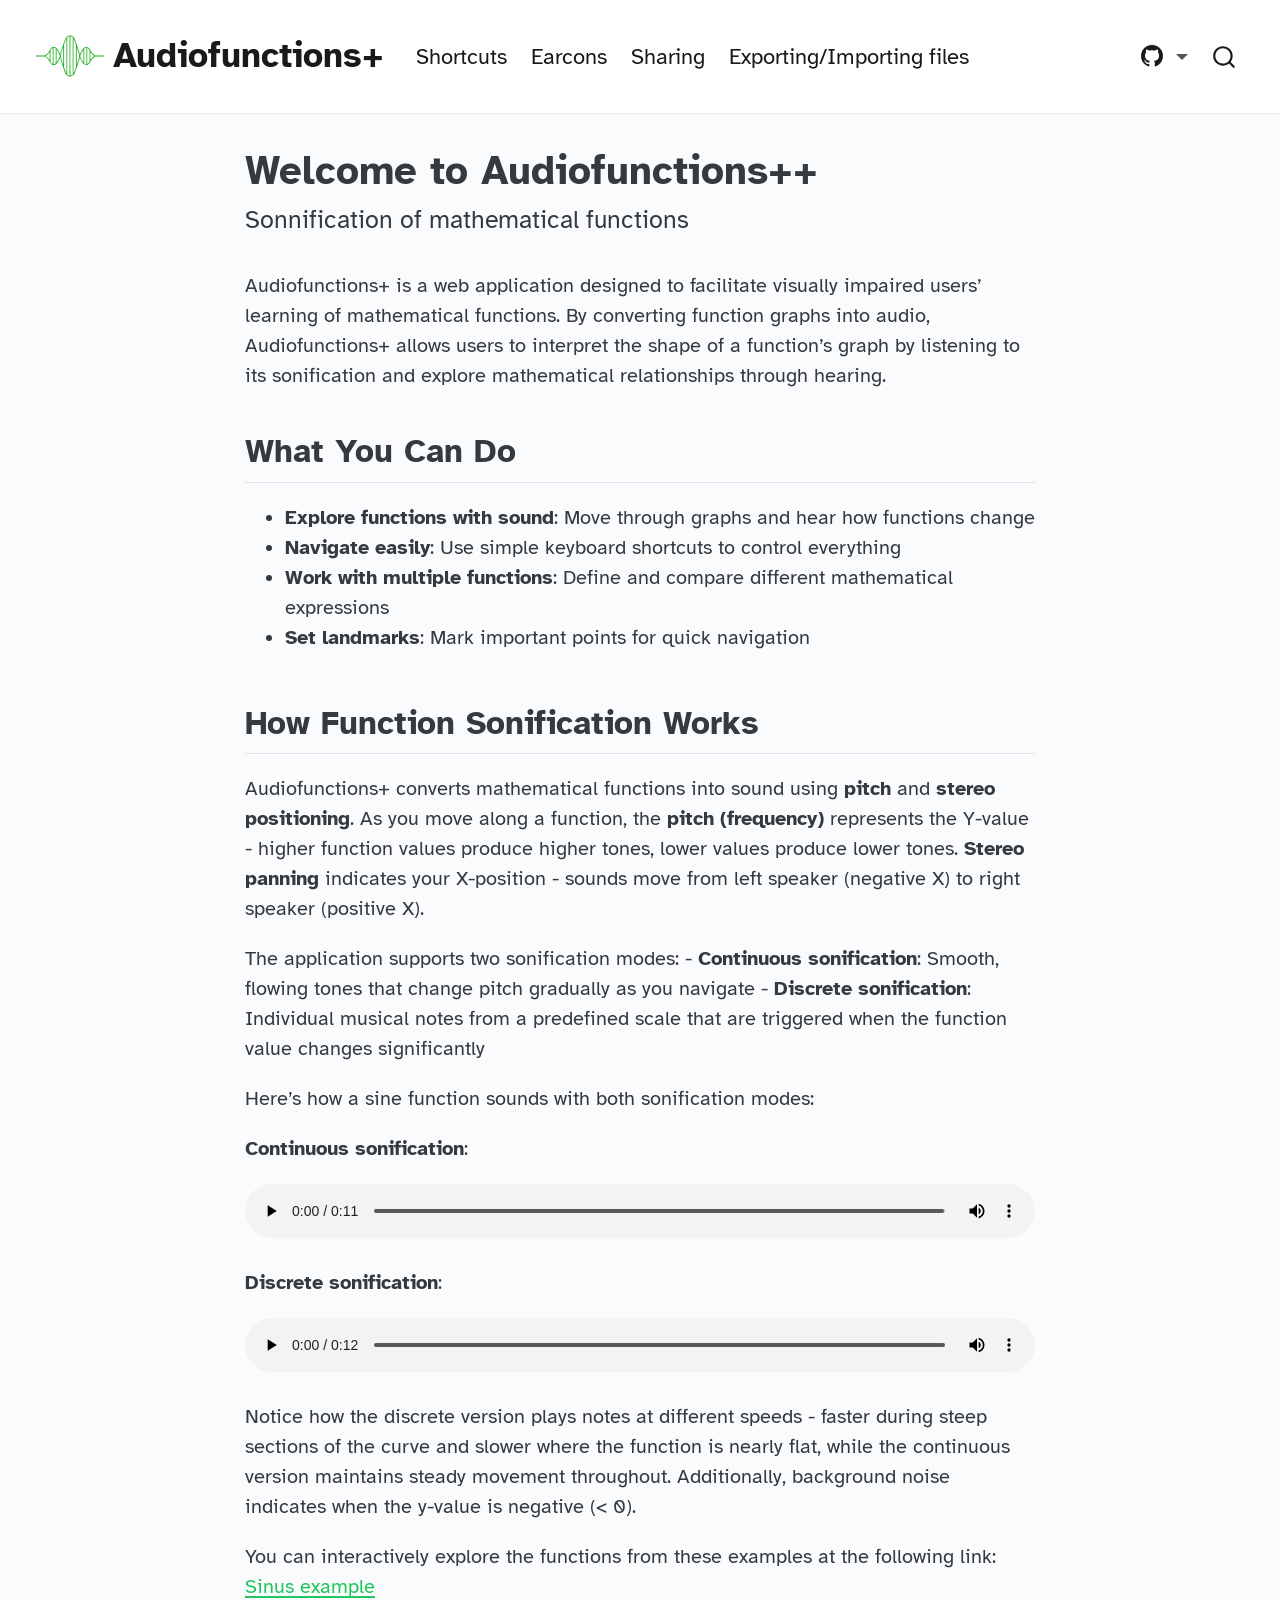
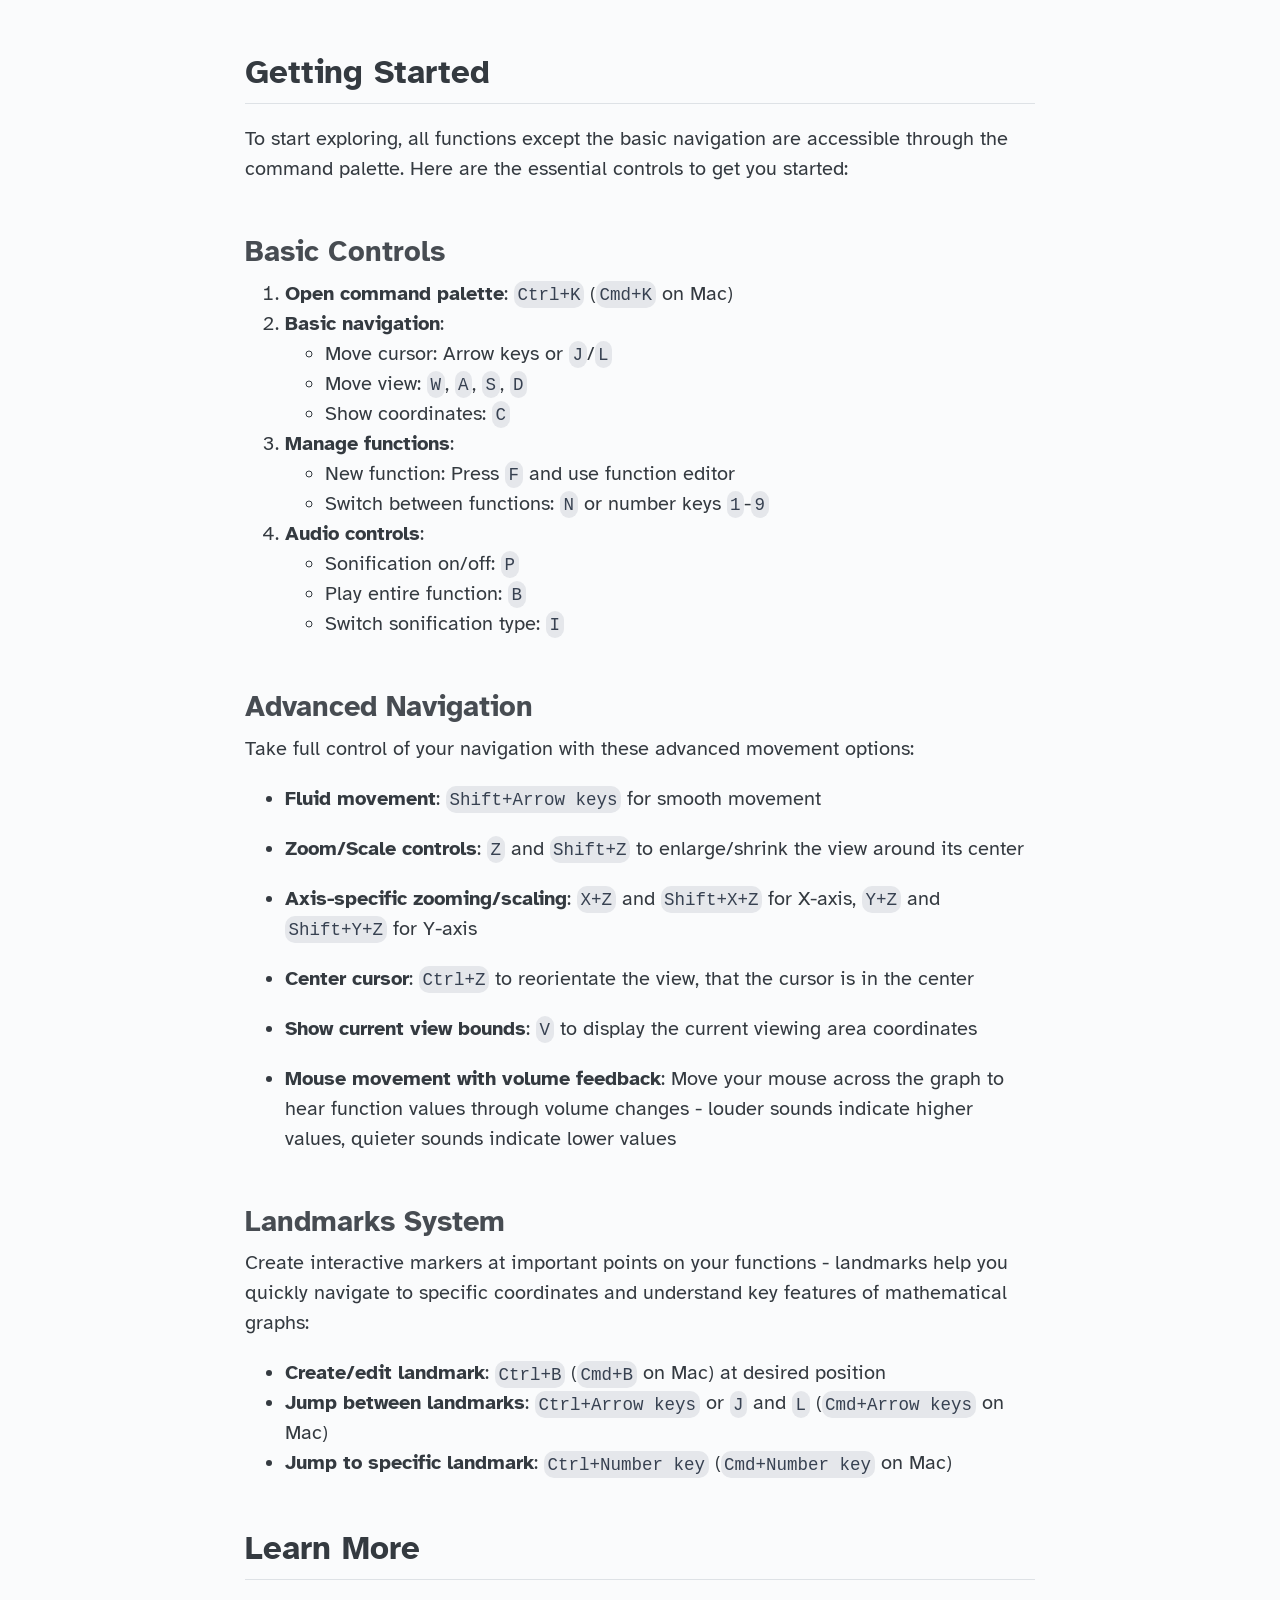
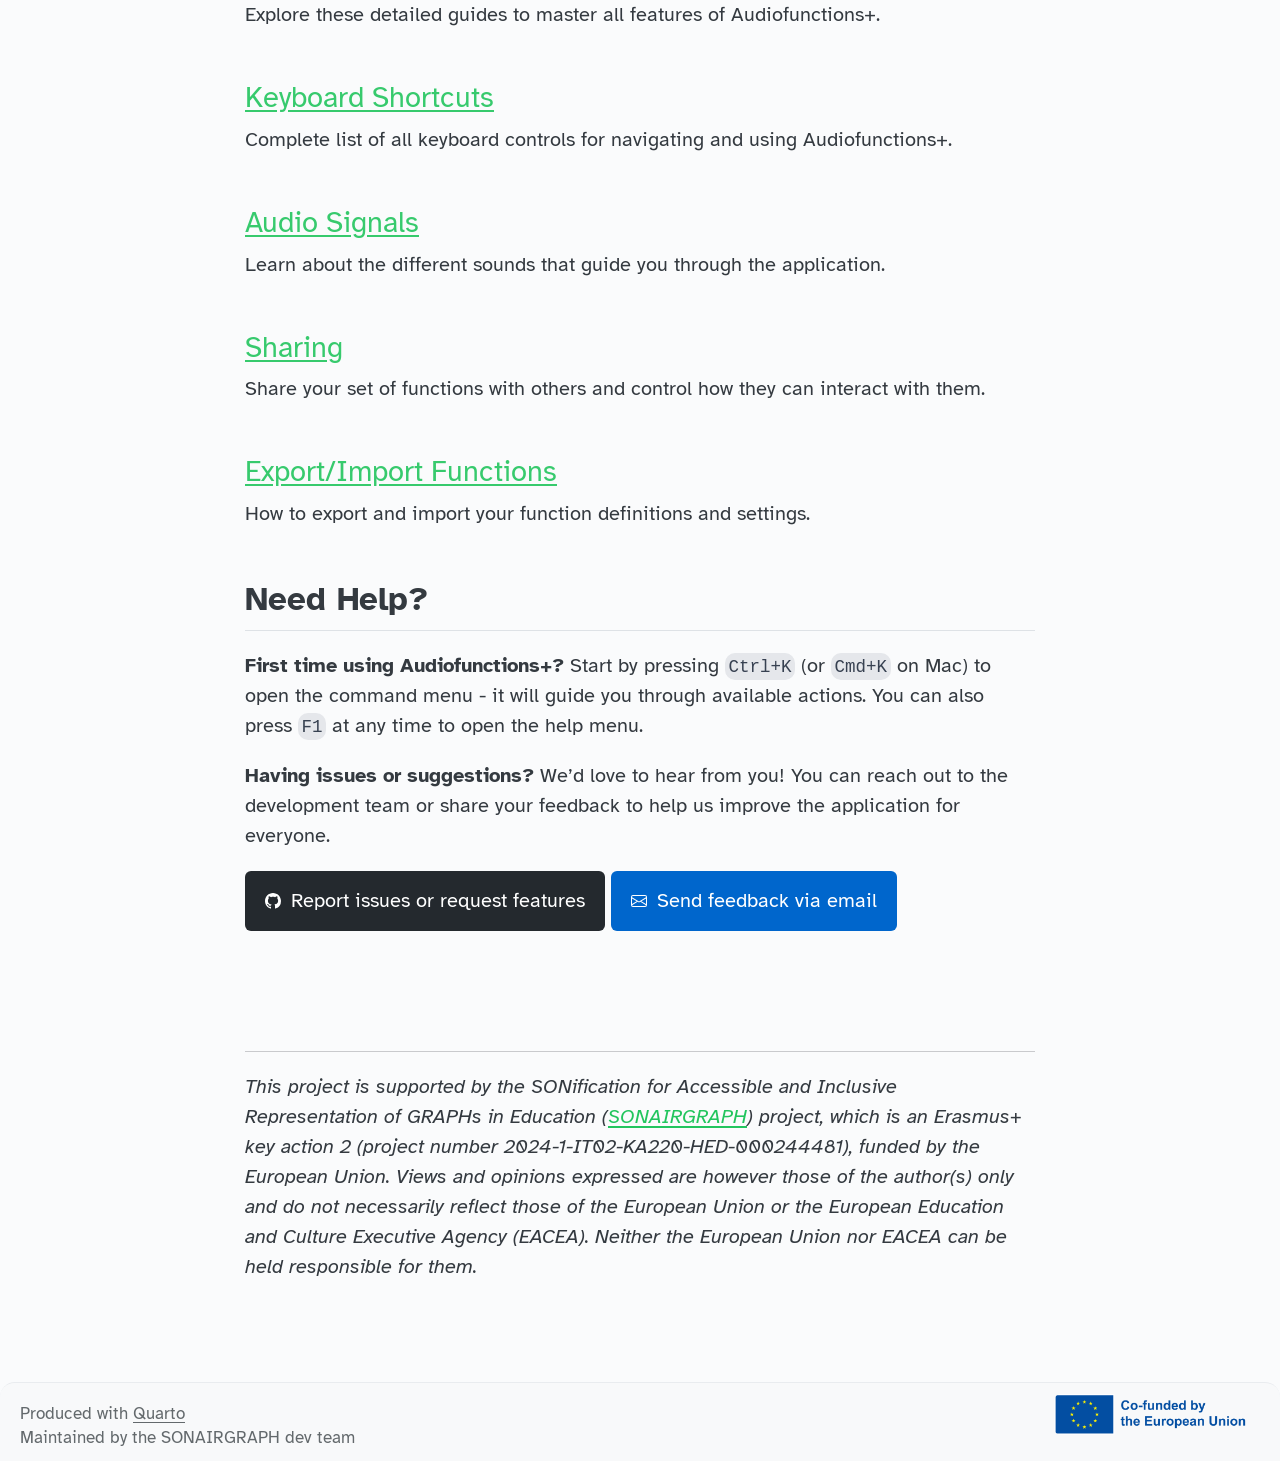
<file: index.html>
<!DOCTYPE html>
<html xmlns="http://www.w3.org/1999/xhtml" lang="en" xml:lang="en"><head>

<meta charset="utf-8">
<meta name="generator" content="quarto-1.10.18">

<meta name="viewport" content="width=device-width, initial-scale=1.0, user-scalable=yes">


<title>Welcome to Audiofunctions++ – Audiofunctions+</title>
<style>
/* Default styles provided by pandoc.
** See https://pandoc.org/MANUAL.html#variables-for-html for config info.
*/
span.smallcaps{font-variant: small-caps;}
div.columns{display: flex; gap: 1.5em;}
div.column{flex: auto;}
@media screen {
div.columns{gap: min(4vw, 1.5em);}
div.column{overflow-x: auto;}
}
div.hanging-indent{margin-left: 1.5em; text-indent: -1.5em;}
ul.task-list{list-style: none;}
ul.task-list li input[type="checkbox"] {
  width: 0.8em;
  margin: 0 0.8em 0.2em -1em; /* quarto-specific, see https://github.com/quarto-dev/quarto-cli/issues/4556 */ 
  vertical-align: middle;
}
</style>


<script src="site_libs/quarto-nav/quarto-nav.js"></script>
<script src="site_libs/quarto-nav/headroom.min.js"></script>
<script src="site_libs/clipboard/clipboard.min.js"></script>
<script src="site_libs/quarto-search/autocomplete.umd.js"></script>
<script src="site_libs/quarto-search/fuse.min.js"></script>
<script src="site_libs/quarto-search/quarto-search.js"></script>
<meta name="quarto:offset" content="./">
<link href="./logo.svg" rel="icon" type="image/svg+xml">
<script src="site_libs/quarto-html/quarto.js" type="module"></script>
<script src="site_libs/quarto-html/tabsets/tabsets.js" type="module"></script>
<script src="site_libs/quarto-html/popper.min.js"></script>
<script src="site_libs/quarto-html/tippy.umd.min.js"></script>
<script src="site_libs/quarto-html/anchor.min.js"></script>
<link href="site_libs/quarto-html/tippy.css" rel="stylesheet">
<link href="site_libs/quarto-html/quarto-syntax-highlighting-64a204ab8560d761af7679ceaba22944.css" rel="stylesheet" class="quarto-color-scheme" id="quarto-text-highlighting-styles">
<link href="site_libs/quarto-html/quarto-syntax-highlighting-dark-b85bc7c33db8c58e0ec93c3465666fed.css" rel="stylesheet" class="quarto-color-scheme quarto-color-alternate" id="quarto-text-highlighting-styles">
<link href="site_libs/quarto-html/quarto-syntax-highlighting-64a204ab8560d761af7679ceaba22944.css" rel="stylesheet" class="quarto-color-scheme-extra" id="quarto-text-highlighting-styles">
<script src="site_libs/bootstrap/bootstrap.min.js"></script>
<link href="site_libs/bootstrap/bootstrap-icons.css" rel="stylesheet">
<link href="site_libs/bootstrap/bootstrap-87db983a5d950c51a28021dba2e32038.min.css" rel="stylesheet" append-hash="true" class="quarto-color-scheme" id="quarto-bootstrap" data-mode="light">
<link href="site_libs/bootstrap/bootstrap-dark-87db983a5d950c51a28021dba2e32038.min.css" rel="stylesheet" append-hash="true" class="quarto-color-scheme quarto-color-alternate" id="quarto-bootstrap" data-mode="light">
<link href="site_libs/bootstrap/bootstrap-87db983a5d950c51a28021dba2e32038.min.css" rel="stylesheet" append-hash="true" class="quarto-color-scheme-extra" id="quarto-bootstrap" data-mode="light">
<script id="quarto-search-options" type="application/json">{
  "location": "navbar",
  "copy-button": false,
  "collapse-after": 3,
  "panel-placement": "end",
  "type": "overlay",
  "limit": 50,
  "keyboard-shortcut": [
    "f",
    "/",
    "s"
  ],
  "show-item-context": false,
  "language": {
    "search-no-results-text": "No results",
    "search-matching-documents-text": "matching documents",
    "search-copy-link-title": "Copy link to search",
    "search-hide-matches-text": "Hide additional matches",
    "search-more-match-text": "more match in this document",
    "search-more-matches-text": "more matches in this document",
    "search-clear-button-title": "Clear",
    "search-text-placeholder": "",
    "search-detached-cancel-button-title": "Cancel",
    "search-submit-button-title": "Submit",
    "search-label": "Search"
  }
}</script>


</head>

<body class="nav-fixed fullcontent quarto-light">

<div id="quarto-search-results"></div>
  <header id="quarto-header" class="headroom fixed-top">
    <nav class="navbar navbar-expand-lg " data-bs-theme="dark">
      <div class="navbar-container container-fluid">
      <div class="navbar-brand-container mx-auto">
    <a href="./index.html" class="navbar-brand navbar-brand-logo">
    <img src="./logo.svg" alt="" class="navbar-logo light-content">
    <img src="./logo.svg" alt="" class="navbar-logo dark-content">
    </a>
    <a class="navbar-brand" href="./index.html">
    <span class="navbar-title">Audiofunctions+</span>
    </a>
  </div>
            <div id="quarto-search" class="" title="Search"></div>
          <button class="navbar-toggler" type="button" data-bs-toggle="collapse" data-bs-target="#navbarCollapse" aria-controls="navbarCollapse" role="menu" aria-expanded="false" aria-label="Toggle navigation" onclick="if (window.quartoToggleHeadroom) { window.quartoToggleHeadroom(); }">
  <span class="navbar-toggler-icon"></span>
</button>
          <div class="collapse navbar-collapse" id="navbarCollapse">
            <ul class="navbar-nav navbar-nav-scroll me-auto">
  <li class="nav-item">
    <a class="nav-link" href="./shortcuts.html"> 
<span class="menu-text">Shortcuts</span></a>
  </li>  
  <li class="nav-item">
    <a class="nav-link" href="./earcons.html"> 
<span class="menu-text">Earcons</span></a>
  </li>  
  <li class="nav-item">
    <a class="nav-link" href="./sharing.html"> 
<span class="menu-text">Sharing</span></a>
  </li>  
  <li class="nav-item">
    <a class="nav-link" href="./json.html"> 
<span class="menu-text">Exporting/Importing files</span></a>
  </li>  
</ul>
            <ul class="navbar-nav navbar-nav-scroll ms-auto">
  <li class="nav-item dropdown ">
    <a class="nav-link dropdown-toggle" href="#" id="nav-menu-bi-github" role="link" data-bs-toggle="dropdown" aria-expanded="false">
      <i class="bi bi-github" role="img">
</i> 
 <span class="menu-text"></span>
    </a>
    <ul class="dropdown-menu dropdown-menu-end" aria-labelledby="nav-menu-bi-github">    
        <li>
    <a class="dropdown-item" href="https://github.com/SONAIRGRAPH/audiofunctions-plus" target="_blank">
 <span class="dropdown-text">Source code</span></a>
  </li>  
        <li>
    <a class="dropdown-item" href="https://github.com/SONAIRGRAPH/audiofunctions-plus/issues" target="_blank">
 <span class="dropdown-text">Report an issue</span></a>
  </li>  
    </ul>
  </li>
</ul>
          </div> <!-- /navcollapse -->
            <div class="quarto-navbar-tools">
</div>
      </div> <!-- /container-fluid -->
    </nav>
</header>
<!-- content -->
<div id="quarto-content" class="quarto-container page-columns page-rows-contents page-layout-article page-navbar">
<!-- sidebar -->
<!-- margin-sidebar -->
    
<!-- main -->
<main class="content" id="quarto-document-content">

<header id="title-block-header" class="quarto-title-block default">
<div class="quarto-title">
<h1 class="title">Welcome to Audiofunctions++</h1>
<p class="subtitle lead">Sonnification of mathematical functions</p>
</div>



<div class="quarto-title-meta">

    
  
    
  </div>
  


</header>


<p>Audiofunctions+ is a web application designed to facilitate visually impaired users’ learning of mathematical functions. By converting function graphs into audio, Audiofunctions+ allows users to interpret the shape of a function’s graph by listening to its sonification and explore mathematical relationships through hearing.</p>
<section id="what-you-can-do" class="level2">
<h2 class="anchored" data-anchor-id="what-you-can-do">What You Can Do</h2>
<ul>
<li><strong>Explore functions with sound</strong>: Move through graphs and hear how functions change</li>
<li><strong>Navigate easily</strong>: Use simple keyboard shortcuts to control everything</li>
<li><strong>Work with multiple functions</strong>: Define and compare different mathematical expressions</li>
<li><strong>Set landmarks</strong>: Mark important points for quick navigation</li>
</ul>
</section>
<section id="how-function-sonification-works" class="level2">
<h2 class="anchored" data-anchor-id="how-function-sonification-works">How Function Sonification Works</h2>
<p>Audiofunctions+ converts mathematical functions into sound using <strong>pitch</strong> and <strong>stereo positioning</strong>. As you move along a function, the <strong>pitch (frequency)</strong> represents the Y-value - higher function values produce higher tones, lower values produce lower tones. <strong>Stereo panning</strong> indicates your X-position - sounds move from left speaker (negative X) to right speaker (positive X).</p>
<p>The application supports two sonification modes: - <strong>Continuous sonification</strong>: Smooth, flowing tones that change pitch gradually as you navigate - <strong>Discrete sonification</strong>: Individual musical notes from a predefined scale that are triggered when the function value changes significantly</p>
<p>Here’s how a sine function sounds with both sonification modes:</p>
<p><strong>Continuous sonification</strong>:</p>
<audio controls="" style="display: block; margin: auto;">
<source src="earcons/af_continuous.mp3" type="audio/mp3">
</audio>
<p><strong>Discrete sonification</strong>:</p>
<audio controls="" style="display: block; margin: auto;">
<source src="earcons/af_discrete.mp3" type="audio/mp3">
</audio>
<p>Notice how the discrete version plays notes at different speeds - faster during steep sections of the curve and slower where the function is nearly flat, while the continuous version maintains steady movement throughout. Additionally, background noise indicates when the y-value is negative (&lt; 0).</p>
<p>You can interactively explore the functions from these examples at the following link: <a href="https://audiofunctions-plus.netlify.app/#import=[base64]">Sinus example</a></p>
</section>
<section id="getting-started" class="level2">
<h2 class="anchored" data-anchor-id="getting-started">Getting Started</h2>
<p>To start exploring, all functions except the basic navigation are accessible through the command palette. Here are the essential controls to get you started:</p>
<section id="basic-controls" class="level3">
<h3 class="anchored" data-anchor-id="basic-controls">Basic Controls</h3>
<ol type="1">
<li><strong>Open command palette</strong>: <code>Ctrl+K</code> (<code>Cmd+K</code> on Mac)</li>
<li><strong>Basic navigation</strong>:
<ul>
<li>Move cursor: Arrow keys or <code>J</code>/<code>L</code></li>
<li>Move view: <code>W</code>, <code>A</code>, <code>S</code>, <code>D</code></li>
<li>Show coordinates: <code>C</code></li>
</ul></li>
<li><strong>Manage functions</strong>:
<ul>
<li>New function: Press <code>F</code> and use function editor</li>
<li>Switch between functions: <code>N</code> or number keys <code>1</code>-<code>9</code></li>
</ul></li>
<li><strong>Audio controls</strong>:
<ul>
<li>Sonification on/off: <code>P</code></li>
<li>Play entire function: <code>B</code></li>
<li>Switch sonification type: <code>I</code></li>
</ul></li>
</ol>
</section>
<section id="advanced-navigation" class="level3">
<h3 class="anchored" data-anchor-id="advanced-navigation">Advanced Navigation</h3>
<p>Take full control of your navigation with these advanced movement options:</p>
<ul>
<li><p><strong>Fluid movement</strong>: <code>Shift+Arrow keys</code> for smooth movement</p></li>
<li><p><strong>Zoom/Scale controls</strong>: <code>Z</code> and <code>Shift+Z</code> to enlarge/shrink the view around its center</p></li>
<li><p><strong>Axis-specific zooming/scaling</strong>: <code>X+Z</code> and <code>Shift+X+Z</code> for X-axis, <code>Y+Z</code> and <code>Shift+Y+Z</code> for Y-axis</p></li>
<li><p><strong>Center cursor</strong>: <code>Ctrl+Z</code> to reorientate the view, that the cursor is in the center</p></li>
<li><p><strong>Show current view bounds</strong>: <code>V</code> to display the current viewing area coordinates</p></li>
<li><p><strong>Mouse movement with volume feedback</strong>: Move your mouse across the graph to hear function values through volume changes - louder sounds indicate higher values, quieter sounds indicate lower values</p></li>
</ul>
</section>
<section id="landmarks-system" class="level3">
<h3 class="anchored" data-anchor-id="landmarks-system">Landmarks System</h3>
<p>Create interactive markers at important points on your functions - landmarks help you quickly navigate to specific coordinates and understand key features of mathematical graphs:</p>
<ul>
<li><strong>Create/edit landmark</strong>: <code>Ctrl+B</code> (<code>Cmd+B</code> on Mac) at desired position</li>
<li><strong>Jump between landmarks</strong>: <code>Ctrl+Arrow keys</code> or <code>J</code> and <code>L</code> (<code>Cmd+Arrow keys</code> on Mac)</li>
<li><strong>Jump to specific landmark</strong>: <code>Ctrl+Number key</code> (<code>Cmd+Number key</code> on Mac)</li>
</ul>
</section>
</section>
<section id="learn-more" class="level2">
<h2 class="anchored" data-anchor-id="learn-more">Learn More</h2>
<p>Explore these detailed guides to master all features of Audiofunctions+.</p>
<section id="keyboard-shortcuts" class="level3">
<h3 class="anchored" data-anchor-id="keyboard-shortcuts"><a href="./shortcuts.html">Keyboard Shortcuts</a></h3>
<p>Complete list of all keyboard controls for navigating and using Audiofunctions+.</p>
</section>
<section id="audio-signals" class="level3">
<h3 class="anchored" data-anchor-id="audio-signals"><a href="./earcons.html">Audio Signals</a></h3>
<p>Learn about the different sounds that guide you through the application.</p>
</section>
<section id="sharing" class="level3">
<h3 class="anchored" data-anchor-id="sharing"><a href="./sharing.html">Sharing</a></h3>
<p>Share your set of functions with others and control how they can interact with them.</p>
</section>
<section id="exportimport-functions" class="level3">
<h3 class="anchored" data-anchor-id="exportimport-functions"><a href="./json.html">Export/Import Functions</a></h3>
<p>How to export and import your function definitions and settings.</p>
</section>
</section>
<section id="need-help" class="level2">
<h2 class="anchored" data-anchor-id="need-help">Need Help?</h2>
<p><strong>First time using Audiofunctions+?</strong> Start by pressing <code>Ctrl+K</code> (or <code>Cmd+K</code> on Mac) to open the command menu - it will guide you through available actions. You can also press <code>F1</code> at any time to open the help menu.</p>
<p><strong>Having issues or suggestions?</strong> We’d love to hear from you! You can reach out to the development team or share your feedback to help us improve the application for everyone.</p>
<div style="display: flex; gap: 1rem; margin: 1rem 0;">
<p><a href="https://github.com/SONAIRGRAPH/audiofunctions-plus/issues" style="display: inline-flex; align-items: center; gap: 0.5rem; padding: 0.75rem 1rem; background-color: #24292e; color: white; text-decoration: none; border-radius: 6px; font-weight: 500;"> <svg width="16" height="16" viewbox="0 0 16 16" fill="currentColor"> <path d="M8 0C3.58 0 0 3.58 0 8c0 3.54 2.29 6.53 5.47 7.59.4.07.55-.17.55-.38 0-.19-.01-.82-.01-1.49-2.01.37-2.53-.49-2.69-.94-.09-.23-.48-.94-.82-1.13-.28-.15-.68-.52-.01-.53.63-.01 1.08.58 1.23.82.72 1.21 1.87.87 2.33.66.07-.52.28-.87.51-1.07-1.78-.2-3.64-.89-3.64-3.95 0-.87.31-1.59.82-2.15-.08-.2-.36-1.02.08-2.12 0 0 .67-.21 2.2.82.64-.18 1.32-.27 2-.27.68 0 1.36.09 2 .27 1.53-1.04 2.2-.82 2.2-.82.44 1.1.16 1.92.08 2.12.51.56.82 1.27.82 2.15 0 3.07-1.87 3.75-3.65 3.95.29.25.54.73.54 1.48 0 1.07-.01 1.93-.01 2.2 0 .21.15.46.55.38A8.013 8.013 0 0016 8c0-4.42-3.58-8-8-8z"></path> </svg> Report issues or request features </a> <a href="mailto:feedbackaudiofunctionsplus@unito.it" style="display: inline-flex; align-items: center; gap: 0.5rem; padding: 0.75rem 1rem; background-color: #0066cc; color: white; text-decoration: none; border-radius: 6px; font-weight: 500;"> <svg width="16" height="16" viewbox="0 0 16 16" fill="currentColor"> <path d="M0 4a2 2 0 0 1 2-2h12a2 2 0 0 1 2 2v8a2 2 0 0 1-2 2H2a2 2 0 0 1-2-2V4Zm2-1a1 1 0 0 0-1 1v.217l7 4.2 7-4.2V4a1 1 0 0 0-1-1H2Zm13 2.383-4.708 2.825L15 11.105V5.383Zm-.034 6.876-5.64-3.471L8 9.583l-1.326-.795-5.64 3.47A1 1 0 0 0 2 13h12a1 1 0 0 0 .966-.741ZM1 11.105l4.708-2.897L1 5.383v5.722Z"></path> </svg> Send feedback via email </a></p>
</div>
<p><br> <br></p>
<hr>
<p><em>This project is supported by the SONification for Accessible and Inclusive Representation of GRAPHs in Education (<a href="https://sonairgraph.unito.it/">SONAIRGRAPH</a>) project, which is an Erasmus+ key action 2 (project number 2024-1-IT02-KA220-HED-000244481), funded by the European Union. Views and opinions expressed are however those of the author(s) only and do not necessarily reflect those of the European Union or the European Education and Culture Executive Agency (EACEA). Neither the European Union nor EACEA can be held responsible for them.</em></p>
<!--
::: {.column-margin}

![](eu-funding.png)

:::
-->


</section>

</main> <!-- /main -->
<script id="quarto-html-after-body" type="application/javascript">
  window.document.addEventListener("DOMContentLoaded", function (event) {
    const icon = "";
    const anchorJS = new window.AnchorJS();
    anchorJS.options = {
      placement: 'right',
      icon: icon
    };
    anchorJS.add('.anchored');
    const isCodeAnnotation = (el) => {
      for (const clz of el.classList) {
        if (clz.startsWith('code-annotation-')) {                     
          return true;
        }
      }
      return false;
    }
    const onCopySuccess = function(e) {
      // button target
      const button = e.trigger;
      // don't keep focus
      button.blur();
      // flash "checked"
      button.classList.add('code-copy-button-checked');
      var currentTitle = button.getAttribute("title");
      button.setAttribute("title", "Copied!");
      let tooltip;
      if (window.bootstrap) {
        button.setAttribute("data-bs-toggle", "tooltip");
        button.setAttribute("data-bs-placement", "left");
        button.setAttribute("data-bs-title", "Copied!");
        tooltip = new bootstrap.Tooltip(button, 
          { trigger: "manual", 
            customClass: "code-copy-button-tooltip",
            offset: [0, -8]});
        tooltip.show();    
      }
      setTimeout(function() {
        if (tooltip) {
          tooltip.hide();
          button.removeAttribute("data-bs-title");
          button.removeAttribute("data-bs-toggle");
          button.removeAttribute("data-bs-placement");
        }
        button.setAttribute("title", currentTitle);
        button.classList.remove('code-copy-button-checked');
      }, 1000);
      // clear code selection
      e.clearSelection();
    }
    const getTextToCopy = function(trigger) {
      const outerScaffold = trigger.parentElement.cloneNode(true);
      const codeEl = outerScaffold.querySelector('code');
      for (const childEl of codeEl.children) {
        if (isCodeAnnotation(childEl)) {
          childEl.remove();
        }
      }
      return codeEl.innerText;
    }
    const clipboard = new window.ClipboardJS('.code-copy-button:not([data-in-quarto-modal])', {
      text: getTextToCopy
    });
    clipboard.on('success', onCopySuccess);
    if (window.document.getElementById('quarto-embedded-source-code-modal')) {
      const clipboardModal = new window.ClipboardJS('.code-copy-button[data-in-quarto-modal]', {
        text: getTextToCopy,
        container: window.document.getElementById('quarto-embedded-source-code-modal')
      });
      clipboardModal.on('success', onCopySuccess);
    }
      var localhostRegex = new RegExp(/^(?:http|https):\/\/localhost\:?[0-9]*\//);
      var mailtoRegex = new RegExp(/^mailto:/);
        var filterRegex = new RegExp("https:\/\/SONAIRGRAPH\.github\.io\/audiofunctions-plus-doc\/");
      var isInternal = (href) => {
          return filterRegex.test(href) || localhostRegex.test(href) || mailtoRegex.test(href);
      }
      // Inspect non-navigation links and adorn them if external
     var links = window.document.querySelectorAll('a[href]:not(.nav-link):not(.navbar-brand):not(.toc-action):not(.sidebar-link):not(.sidebar-item-toggle):not(.pagination-link):not(.no-external):not([aria-hidden]):not(.dropdown-item):not(.quarto-navigation-tool):not(.about-link)');
      for (var i=0; i<links.length; i++) {
        const link = links[i];
        if (!isInternal(link.href)) {
          // undo the damage that might have been done by quarto-nav.js in the case of
          // links that we want to consider external
          if (link.dataset.originalHref !== undefined) {
            link.href = link.dataset.originalHref;
          }
        }
      }
    function tippyHover(el, contentFn, onTriggerFn, onUntriggerFn) {
      const config = {
        allowHTML: true,
        maxWidth: 500,
        delay: 100,
        arrow: false,
        appendTo: function(el) {
            return el.parentElement;
        },
        interactive: true,
        interactiveBorder: 10,
        theme: 'quarto',
        placement: 'bottom-start',
      };
      if (contentFn) {
        config.content = contentFn;
      }
      if (onTriggerFn) {
        config.onTrigger = onTriggerFn;
      }
      if (onUntriggerFn) {
        config.onUntrigger = onUntriggerFn;
      }
      window.tippy(el, config); 
    }
    const noterefs = window.document.querySelectorAll('a[role="doc-noteref"]');
    for (var i=0; i<noterefs.length; i++) {
      const ref = noterefs[i];
      tippyHover(ref, function() {
        // use id or data attribute instead here
        let href = ref.getAttribute('data-footnote-href') || ref.getAttribute('href');
        try { href = new URL(href).hash; } catch {}
        const id = href.replace(/^#\/?/, "");
        const note = window.document.getElementById(id);
        if (note) {
          return note.innerHTML;
        } else {
          return "";
        }
      });
    }
    const xrefs = window.document.querySelectorAll('a.quarto-xref');
    const processXRef = (id, note) => {
      // Strip column container classes
      const stripColumnClz = (el) => {
        el.classList.remove("page-full", "page-columns");
        if (el.children) {
          for (const child of el.children) {
            stripColumnClz(child);
          }
        }
      }
      stripColumnClz(note)
      if (id === null || id.startsWith('sec-')) {
        // Special case sections, only their first couple elements
        const container = document.createElement("div");
        if (note.children && note.children.length > 2) {
          container.appendChild(note.children[0].cloneNode(true));
          for (let i = 1; i < note.children.length; i++) {
            const child = note.children[i];
            if (child.tagName === "P" && child.innerText === "") {
              continue;
            } else {
              container.appendChild(child.cloneNode(true));
              break;
            }
          }
          if (window.Quarto?.typesetMath) {
            window.Quarto.typesetMath(container);
          }
          return container.innerHTML
        } else {
          if (window.Quarto?.typesetMath) {
            window.Quarto.typesetMath(note);
          }
          return note.innerHTML;
        }
      } else {
        // Remove any anchor links if they are present
        const anchorLink = note.querySelector('a.anchorjs-link');
        if (anchorLink) {
          anchorLink.remove();
        }
        if (window.Quarto?.typesetMath) {
          window.Quarto.typesetMath(note);
        }
        if (note.classList.contains("callout")) {
          return note.outerHTML;
        } else {
          return note.innerHTML;
        }
      }
    }
    for (var i=0; i<xrefs.length; i++) {
      const xref = xrefs[i];
      tippyHover(xref, undefined, function(instance) {
        instance.disable();
        let url = xref.getAttribute('href');
        let hash = undefined; 
        if (url.startsWith('#')) {
          hash = url;
        } else {
          try { hash = new URL(url).hash; } catch {}
        }
        if (hash) {
          const id = hash.replace(/^#\/?/, "");
          const note = window.document.getElementById(id);
          if (note !== null) {
            try {
              const html = processXRef(id, note.cloneNode(true));
              instance.setContent(html);
            } finally {
              instance.enable();
              instance.show();
            }
          } else {
            // See if we can fetch this
            fetch(url.split('#')[0])
            .then(res => res.text())
            .then(html => {
              const parser = new DOMParser();
              const htmlDoc = parser.parseFromString(html, "text/html");
              const note = htmlDoc.getElementById(id);
              if (note !== null) {
                const html = processXRef(id, note);
                instance.setContent(html);
              } 
            }).finally(() => {
              instance.enable();
              instance.show();
            });
          }
        } else {
          // See if we can fetch a full url (with no hash to target)
          // This is a special case and we should probably do some content thinning / targeting
          fetch(url)
          .then(res => res.text())
          .then(html => {
            const parser = new DOMParser();
            const htmlDoc = parser.parseFromString(html, "text/html");
            const note = htmlDoc.querySelector('main.content');
            if (note !== null) {
              // This should only happen for chapter cross references
              // (since there is no id in the URL)
              // remove the first header
              if (note.children.length > 0 && note.children[0].tagName === "HEADER") {
                note.children[0].remove();
              }
              const html = processXRef(null, note);
              instance.setContent(html);
            } 
          }).finally(() => {
            instance.enable();
            instance.show();
          });
        }
      }, function(instance) {
      });
    }
        let selectedAnnoteEl;
        const selectorForAnnotation = ( cell, annotation) => {
          let cellAttr = 'data-code-cell="' + cell + '"';
          let lineAttr = 'data-code-annotation="' +  annotation + '"';
          const selector = 'span[' + cellAttr + '][' + lineAttr + ']';
          return selector;
        }
        const selectCodeLines = (annoteEl) => {
          const doc = window.document;
          const targetCell = annoteEl.getAttribute("data-target-cell");
          const targetAnnotation = annoteEl.getAttribute("data-target-annotation");
          const annoteSpan = window.document.querySelector(selectorForAnnotation(targetCell, targetAnnotation));
          const lines = annoteSpan.getAttribute("data-code-lines").split(",");
          const lineIds = lines.map((line) => {
            return targetCell + "-" + line;
          })
          let top = null;
          let height = null;
          let parent = null;
          if (lineIds.length > 0) {
              //compute the position of the single el (top and bottom and make a div)
              const el = window.document.getElementById(lineIds[0]);
              top = el.offsetTop;
              height = el.offsetHeight;
              parent = el.parentElement.parentElement;
            if (lineIds.length > 1) {
              const lastEl = window.document.getElementById(lineIds[lineIds.length - 1]);
              const bottom = lastEl.offsetTop + lastEl.offsetHeight;
              height = bottom - top;
            }
            if (top !== null && height !== null && parent !== null) {
              // cook up a div (if necessary) and position it 
              let div = window.document.getElementById("code-annotation-line-highlight");
              if (div === null) {
                div = window.document.createElement("div");
                div.setAttribute("id", "code-annotation-line-highlight");
                div.style.position = 'absolute';
                parent.appendChild(div);
              }
              div.style.top = top - 2 + "px";
              div.style.height = height + 4 + "px";
              div.style.left = 0;
              let gutterDiv = window.document.getElementById("code-annotation-line-highlight-gutter");
              if (gutterDiv === null) {
                gutterDiv = window.document.createElement("div");
                gutterDiv.setAttribute("id", "code-annotation-line-highlight-gutter");
                gutterDiv.style.position = 'absolute';
                const codeCell = window.document.getElementById(targetCell);
                const gutter = codeCell.querySelector('.code-annotation-gutter');
                gutter.appendChild(gutterDiv);
              }
              gutterDiv.style.top = top - 2 + "px";
              gutterDiv.style.height = height + 4 + "px";
            }
            selectedAnnoteEl = annoteEl;
          }
        };
        const unselectCodeLines = () => {
          const elementsIds = ["code-annotation-line-highlight", "code-annotation-line-highlight-gutter"];
          elementsIds.forEach((elId) => {
            const div = window.document.getElementById(elId);
            if (div) {
              div.remove();
            }
          });
          selectedAnnoteEl = undefined;
        };
          // Handle positioning of the toggle
      window.addEventListener(
        "resize",
        throttle(() => {
          elRect = undefined;
          if (selectedAnnoteEl) {
            selectCodeLines(selectedAnnoteEl);
          }
        }, 10)
      );
      function throttle(fn, ms) {
      let throttle = false;
      let timer;
        return (...args) => {
          if(!throttle) { // first call gets through
              fn.apply(this, args);
              throttle = true;
          } else { // all the others get throttled
              if(timer) clearTimeout(timer); // cancel #2
              timer = setTimeout(() => {
                fn.apply(this, args);
                timer = throttle = false;
              }, ms);
          }
        };
      }
        // Attach click handler to the DT
        const annoteDls = window.document.querySelectorAll('dt[data-target-cell]');
        for (const annoteDlNode of annoteDls) {
          annoteDlNode.addEventListener('click', (event) => {
            const clickedEl = event.target;
            if (clickedEl !== selectedAnnoteEl) {
              unselectCodeLines();
              const activeEl = window.document.querySelector('dt[data-target-cell].code-annotation-active');
              if (activeEl) {
                activeEl.classList.remove('code-annotation-active');
              }
              selectCodeLines(clickedEl);
              clickedEl.classList.add('code-annotation-active');
            } else {
              // Unselect the line
              unselectCodeLines();
              clickedEl.classList.remove('code-annotation-active');
            }
          });
        }
    const findCites = (el) => {
      const parentEl = el.parentElement;
      if (parentEl) {
        const cites = parentEl.dataset.cites;
        if (cites) {
          return {
            el,
            cites: cites.split(' ')
          };
        } else {
          return findCites(el.parentElement)
        }
      } else {
        return undefined;
      }
    };
    var bibliorefs = window.document.querySelectorAll('a[role="doc-biblioref"]');
    for (var i=0; i<bibliorefs.length; i++) {
      const ref = bibliorefs[i];
      const citeInfo = findCites(ref);
      if (citeInfo) {
        tippyHover(citeInfo.el, function() {
          var popup = window.document.createElement('div');
          citeInfo.cites.forEach(function(cite) {
            var citeDiv = window.document.createElement('div');
            citeDiv.classList.add('hanging-indent');
            citeDiv.classList.add('csl-entry');
            var biblioDiv = window.document.getElementById('ref-' + cite);
            if (biblioDiv) {
              citeDiv.innerHTML = biblioDiv.innerHTML;
            }
            popup.appendChild(citeDiv);
          });
          return popup.innerHTML;
        });
      }
    }
  });
  </script>
</div> <!-- /content -->
<footer class="footer">
  <div class="nav-footer">
    <div class="nav-footer-left">
<p>Produced with <a href="https://quarto.org/">Quarto</a><br> Maintained by the SONAIRGRAPH dev team</p>
</div>   
    <div class="nav-footer-center">
      &nbsp;
    </div>
    <div class="nav-footer-right">
<p><img src="eu-funding.png" class="img-fluid" style="width:50.0%"></p>
</div>
  </div>
</footer>




</body></html>
</file>
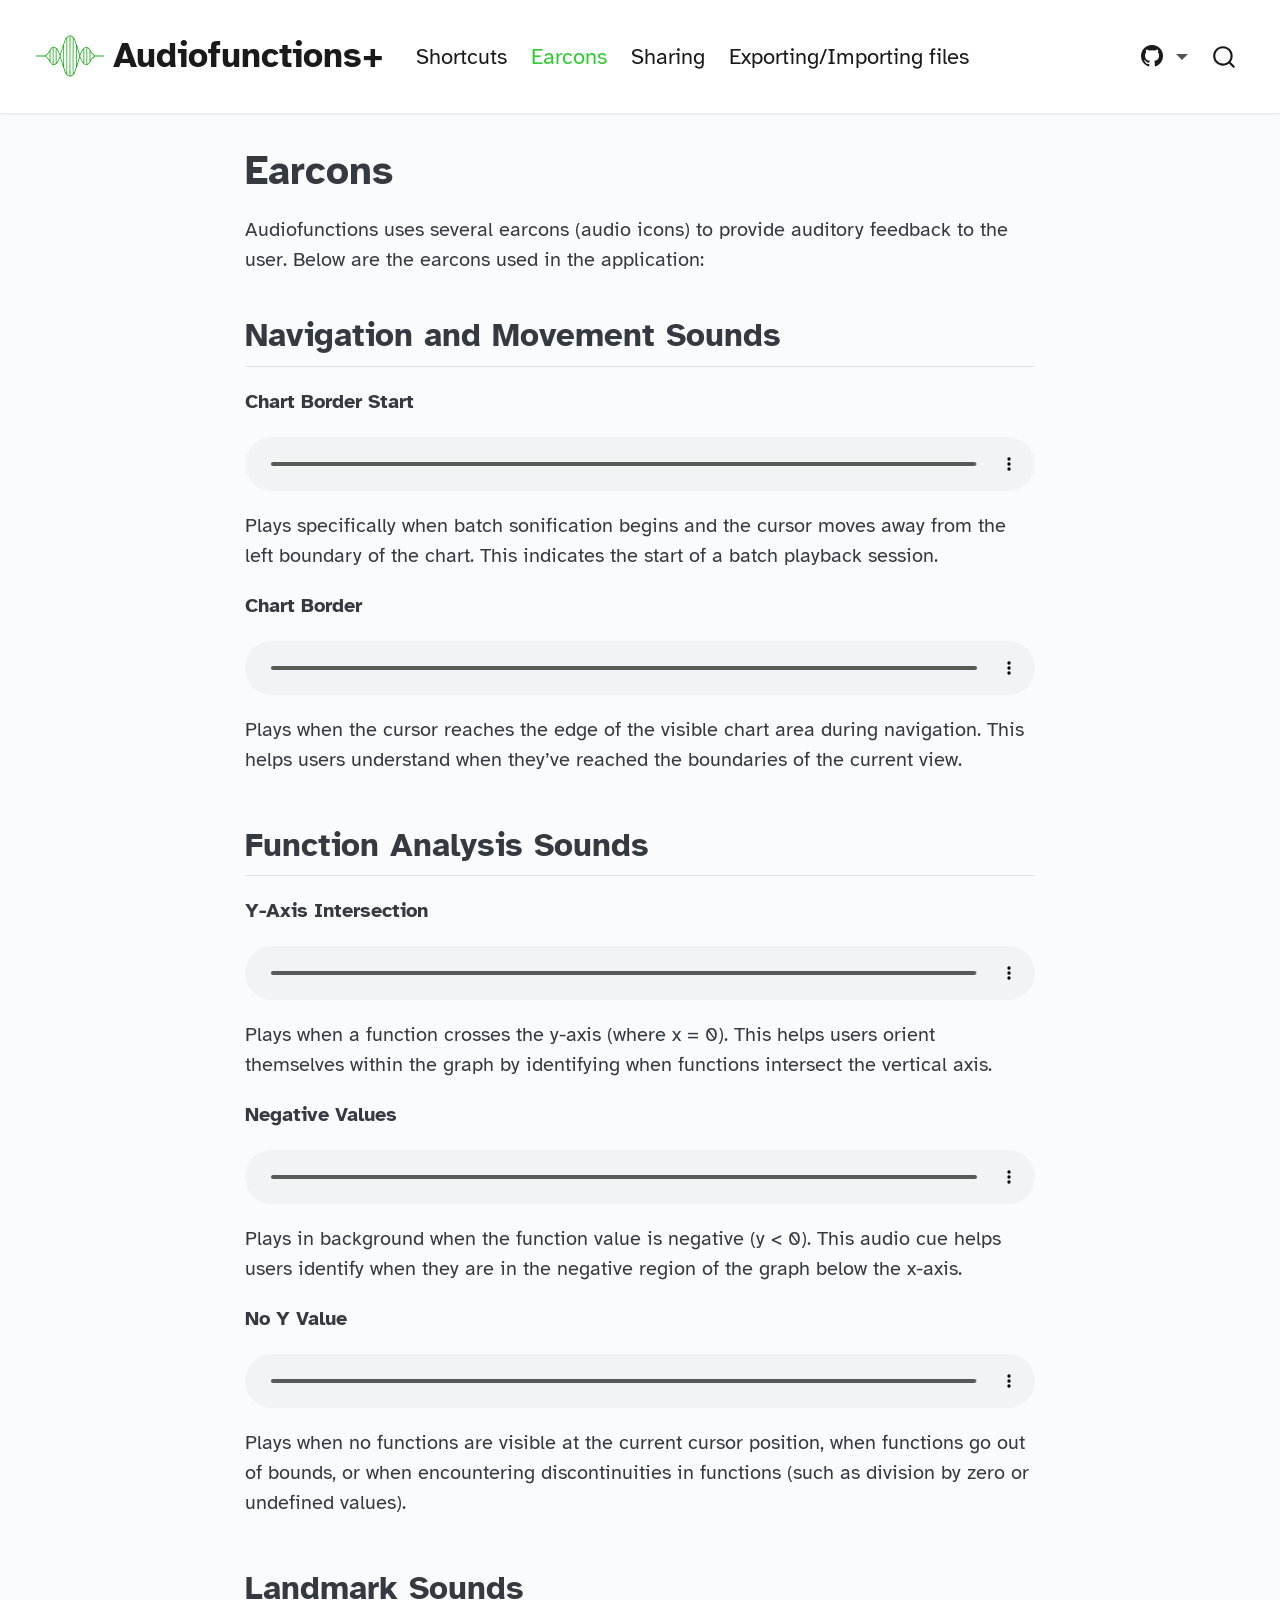
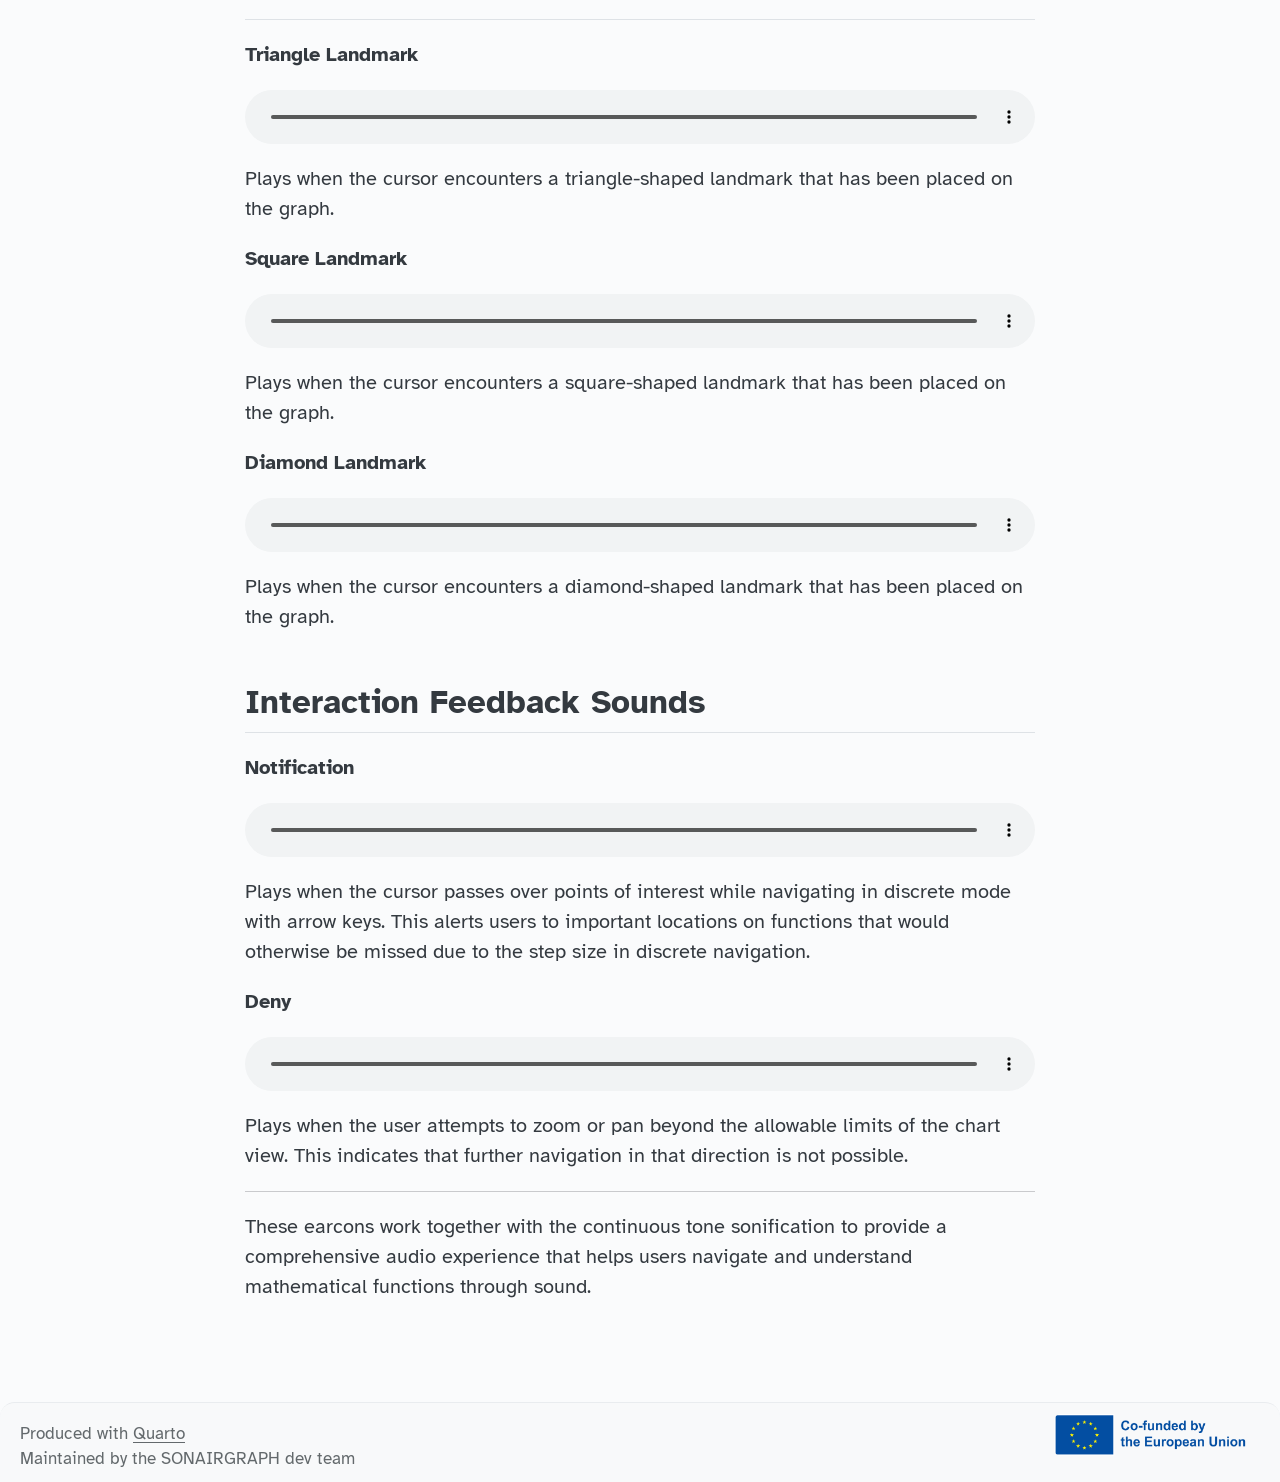
<file: earcons.html>
<!DOCTYPE html>
<html xmlns="http://www.w3.org/1999/xhtml" lang="en" xml:lang="en"><head>

<meta charset="utf-8">
<meta name="generator" content="quarto-1.10.18">

<meta name="viewport" content="width=device-width, initial-scale=1.0, user-scalable=yes">


<title>Earcons – Audiofunctions+</title>
<style>
/* Default styles provided by pandoc.
** See https://pandoc.org/MANUAL.html#variables-for-html for config info.
*/
span.smallcaps{font-variant: small-caps;}
div.columns{display: flex; gap: 1.5em;}
div.column{flex: auto;}
@media screen {
div.columns{gap: min(4vw, 1.5em);}
div.column{overflow-x: auto;}
}
div.hanging-indent{margin-left: 1.5em; text-indent: -1.5em;}
ul.task-list{list-style: none;}
ul.task-list li input[type="checkbox"] {
  width: 0.8em;
  margin: 0 0.8em 0.2em -1em; /* quarto-specific, see https://github.com/quarto-dev/quarto-cli/issues/4556 */ 
  vertical-align: middle;
}
</style>


<script src="site_libs/quarto-nav/quarto-nav.js"></script>
<script src="site_libs/quarto-nav/headroom.min.js"></script>
<script src="site_libs/clipboard/clipboard.min.js"></script>
<script src="site_libs/quarto-search/autocomplete.umd.js"></script>
<script src="site_libs/quarto-search/fuse.min.js"></script>
<script src="site_libs/quarto-search/quarto-search.js"></script>
<meta name="quarto:offset" content="./">
<link href="./logo.svg" rel="icon" type="image/svg+xml">
<script src="site_libs/quarto-html/quarto.js" type="module"></script>
<script src="site_libs/quarto-html/tabsets/tabsets.js" type="module"></script>
<script src="site_libs/quarto-html/popper.min.js"></script>
<script src="site_libs/quarto-html/tippy.umd.min.js"></script>
<script src="site_libs/quarto-html/anchor.min.js"></script>
<link href="site_libs/quarto-html/tippy.css" rel="stylesheet">
<link href="site_libs/quarto-html/quarto-syntax-highlighting-64a204ab8560d761af7679ceaba22944.css" rel="stylesheet" class="quarto-color-scheme" id="quarto-text-highlighting-styles">
<link href="site_libs/quarto-html/quarto-syntax-highlighting-dark-b85bc7c33db8c58e0ec93c3465666fed.css" rel="stylesheet" class="quarto-color-scheme quarto-color-alternate" id="quarto-text-highlighting-styles">
<link href="site_libs/quarto-html/quarto-syntax-highlighting-64a204ab8560d761af7679ceaba22944.css" rel="stylesheet" class="quarto-color-scheme-extra" id="quarto-text-highlighting-styles">
<script src="site_libs/bootstrap/bootstrap.min.js"></script>
<link href="site_libs/bootstrap/bootstrap-icons.css" rel="stylesheet">
<link href="site_libs/bootstrap/bootstrap-87db983a5d950c51a28021dba2e32038.min.css" rel="stylesheet" append-hash="true" class="quarto-color-scheme" id="quarto-bootstrap" data-mode="light">
<link href="site_libs/bootstrap/bootstrap-dark-87db983a5d950c51a28021dba2e32038.min.css" rel="stylesheet" append-hash="true" class="quarto-color-scheme quarto-color-alternate" id="quarto-bootstrap" data-mode="light">
<link href="site_libs/bootstrap/bootstrap-87db983a5d950c51a28021dba2e32038.min.css" rel="stylesheet" append-hash="true" class="quarto-color-scheme-extra" id="quarto-bootstrap" data-mode="light">
<script id="quarto-search-options" type="application/json">{
  "location": "navbar",
  "copy-button": false,
  "collapse-after": 3,
  "panel-placement": "end",
  "type": "overlay",
  "limit": 50,
  "keyboard-shortcut": [
    "f",
    "/",
    "s"
  ],
  "show-item-context": false,
  "language": {
    "search-no-results-text": "No results",
    "search-matching-documents-text": "matching documents",
    "search-copy-link-title": "Copy link to search",
    "search-hide-matches-text": "Hide additional matches",
    "search-more-match-text": "more match in this document",
    "search-more-matches-text": "more matches in this document",
    "search-clear-button-title": "Clear",
    "search-text-placeholder": "",
    "search-detached-cancel-button-title": "Cancel",
    "search-submit-button-title": "Submit",
    "search-label": "Search"
  }
}</script>


</head>

<body class="nav-fixed fullcontent quarto-light">

<div id="quarto-search-results"></div>
  <header id="quarto-header" class="headroom fixed-top">
    <nav class="navbar navbar-expand-lg " data-bs-theme="dark">
      <div class="navbar-container container-fluid">
      <div class="navbar-brand-container mx-auto">
    <a href="./index.html" class="navbar-brand navbar-brand-logo">
    <img src="./logo.svg" alt="" class="navbar-logo light-content">
    <img src="./logo.svg" alt="" class="navbar-logo dark-content">
    </a>
    <a class="navbar-brand" href="./index.html">
    <span class="navbar-title">Audiofunctions+</span>
    </a>
  </div>
            <div id="quarto-search" class="" title="Search"></div>
          <button class="navbar-toggler" type="button" data-bs-toggle="collapse" data-bs-target="#navbarCollapse" aria-controls="navbarCollapse" role="menu" aria-expanded="false" aria-label="Toggle navigation" onclick="if (window.quartoToggleHeadroom) { window.quartoToggleHeadroom(); }">
  <span class="navbar-toggler-icon"></span>
</button>
          <div class="collapse navbar-collapse" id="navbarCollapse">
            <ul class="navbar-nav navbar-nav-scroll me-auto">
  <li class="nav-item">
    <a class="nav-link" href="./shortcuts.html"> 
<span class="menu-text">Shortcuts</span></a>
  </li>  
  <li class="nav-item">
    <a class="nav-link active" href="./earcons.html" aria-current="page"> 
<span class="menu-text">Earcons</span></a>
  </li>  
  <li class="nav-item">
    <a class="nav-link" href="./sharing.html"> 
<span class="menu-text">Sharing</span></a>
  </li>  
  <li class="nav-item">
    <a class="nav-link" href="./json.html"> 
<span class="menu-text">Exporting/Importing files</span></a>
  </li>  
</ul>
            <ul class="navbar-nav navbar-nav-scroll ms-auto">
  <li class="nav-item dropdown ">
    <a class="nav-link dropdown-toggle" href="#" id="nav-menu-bi-github" role="link" data-bs-toggle="dropdown" aria-expanded="false">
      <i class="bi bi-github" role="img">
</i> 
 <span class="menu-text"></span>
    </a>
    <ul class="dropdown-menu dropdown-menu-end" aria-labelledby="nav-menu-bi-github">    
        <li>
    <a class="dropdown-item" href="https://github.com/SONAIRGRAPH/audiofunctions-plus" target="_blank">
 <span class="dropdown-text">Source code</span></a>
  </li>  
        <li>
    <a class="dropdown-item" href="https://github.com/SONAIRGRAPH/audiofunctions-plus/issues" target="_blank">
 <span class="dropdown-text">Report an issue</span></a>
  </li>  
    </ul>
  </li>
</ul>
          </div> <!-- /navcollapse -->
            <div class="quarto-navbar-tools">
</div>
      </div> <!-- /container-fluid -->
    </nav>
</header>
<!-- content -->
<div id="quarto-content" class="quarto-container page-columns page-rows-contents page-layout-article page-navbar">
<!-- sidebar -->
<!-- margin-sidebar -->
    
<!-- main -->
<main class="content" id="quarto-document-content">

<header id="title-block-header" class="quarto-title-block default">
<div class="quarto-title">
<h1 class="title">Earcons</h1>
</div>



<div class="quarto-title-meta">

    
  
    
  </div>
  


</header>


<p>Audiofunctions uses several earcons (audio icons) to provide auditory feedback to the user. Below are the earcons used in the application:</p>
<section id="navigation-and-movement-sounds" class="level2">
<h2 class="anchored" data-anchor-id="navigation-and-movement-sounds">Navigation and Movement Sounds</h2>
<p><strong>Chart Border Start</strong> <audio controls="" style="display: block; margin: auto;"> <source src="earcons/chart_border_start.mp3" type="audio/wav"> </audio> Plays specifically when batch sonification begins and the cursor moves away from the left boundary of the chart. This indicates the start of a batch playback session.</p>
<p><strong>Chart Border</strong> <audio controls="" style="display: block; margin: auto;"> <source src="earcons/chart_border.mp3" type="audio/wav"> </audio> Plays when the cursor reaches the edge of the visible chart area during navigation. This helps users understand when they’ve reached the boundaries of the current view.</p>
</section>
<section id="function-analysis-sounds" class="level2">
<h2 class="anchored" data-anchor-id="function-analysis-sounds">Function Analysis Sounds</h2>
<p><strong>Y-Axis Intersection</strong> <audio controls="" style="display: block; margin: auto;"> <source src="earcons/y-axis-intersection.wav" type="audio/wav"> </audio> Plays when a function crosses the y-axis (where x = 0). This helps users orient themselves within the graph by identifying when functions intersect the vertical axis.</p>
<p><strong>Negative Values</strong> <audio controls="" style="display: block; margin: auto;"> <source src="earcons/af_noise.mp3" type="audio/wav"> </audio> Plays in background when the function value is negative (y &lt; 0). This audio cue helps users identify when they are in the negative region of the graph below the x-axis.</p>
<p><strong>No Y Value</strong> <audio controls="" style="display: block; margin: auto;"> <source src="earcons/no_y.mp3" type="audio/wav"> </audio> Plays when no functions are visible at the current cursor position, when functions go out of bounds, or when encountering discontinuities in functions (such as division by zero or undefined values).</p>
</section>
<section id="landmark-sounds" class="level2">
<h2 class="anchored" data-anchor-id="landmark-sounds">Landmark Sounds</h2>
<p><strong>Triangle Landmark</strong> <audio controls="" style="display: block; margin: auto;"> <source src="earcons/landmark_triangle.mp3" type="audio/wav"> </audio> Plays when the cursor encounters a triangle-shaped landmark that has been placed on the graph.</p>
<p><strong>Square Landmark</strong> <audio controls="" style="display: block; margin: auto;"> <source src="earcons/landmark_square.mp3" type="audio/wav"> </audio> Plays when the cursor encounters a square-shaped landmark that has been placed on the graph.</p>
<p><strong>Diamond Landmark</strong> <audio controls="" style="display: block; margin: auto;"> <source src="earcons/landmark_diamond.mp3" type="audio/wav"> </audio> Plays when the cursor encounters a diamond-shaped landmark that has been placed on the graph.</p>
</section>
<section id="interaction-feedback-sounds" class="level2">
<h2 class="anchored" data-anchor-id="interaction-feedback-sounds">Interaction Feedback Sounds</h2>
<p><strong>Notification</strong> <audio controls="" style="display: block; margin: auto;"> <source src="earcons/notification.mp3" type="audio/wav"> </audio> Plays when the cursor passes over points of interest while navigating in discrete mode with arrow keys. This alerts users to important locations on functions that would otherwise be missed due to the step size in discrete navigation.</p>
<p><strong>Deny</strong> <audio controls="" style="display: block; margin: auto;"> <source src="earcons/deny.wav" type="audio/wav"> </audio> Plays when the user attempts to zoom or pan beyond the allowable limits of the chart view. This indicates that further navigation in that direction is not possible.</p>
<hr>
<p>These earcons work together with the continuous tone sonification to provide a comprehensive audio experience that helps users navigate and understand mathematical functions through sound.</p>


</section>

</main> <!-- /main -->
<script id="quarto-html-after-body" type="application/javascript">
  window.document.addEventListener("DOMContentLoaded", function (event) {
    const icon = "";
    const anchorJS = new window.AnchorJS();
    anchorJS.options = {
      placement: 'right',
      icon: icon
    };
    anchorJS.add('.anchored');
    const isCodeAnnotation = (el) => {
      for (const clz of el.classList) {
        if (clz.startsWith('code-annotation-')) {                     
          return true;
        }
      }
      return false;
    }
    const onCopySuccess = function(e) {
      // button target
      const button = e.trigger;
      // don't keep focus
      button.blur();
      // flash "checked"
      button.classList.add('code-copy-button-checked');
      var currentTitle = button.getAttribute("title");
      button.setAttribute("title", "Copied!");
      let tooltip;
      if (window.bootstrap) {
        button.setAttribute("data-bs-toggle", "tooltip");
        button.setAttribute("data-bs-placement", "left");
        button.setAttribute("data-bs-title", "Copied!");
        tooltip = new bootstrap.Tooltip(button, 
          { trigger: "manual", 
            customClass: "code-copy-button-tooltip",
            offset: [0, -8]});
        tooltip.show();    
      }
      setTimeout(function() {
        if (tooltip) {
          tooltip.hide();
          button.removeAttribute("data-bs-title");
          button.removeAttribute("data-bs-toggle");
          button.removeAttribute("data-bs-placement");
        }
        button.setAttribute("title", currentTitle);
        button.classList.remove('code-copy-button-checked');
      }, 1000);
      // clear code selection
      e.clearSelection();
    }
    const getTextToCopy = function(trigger) {
      const outerScaffold = trigger.parentElement.cloneNode(true);
      const codeEl = outerScaffold.querySelector('code');
      for (const childEl of codeEl.children) {
        if (isCodeAnnotation(childEl)) {
          childEl.remove();
        }
      }
      return codeEl.innerText;
    }
    const clipboard = new window.ClipboardJS('.code-copy-button:not([data-in-quarto-modal])', {
      text: getTextToCopy
    });
    clipboard.on('success', onCopySuccess);
    if (window.document.getElementById('quarto-embedded-source-code-modal')) {
      const clipboardModal = new window.ClipboardJS('.code-copy-button[data-in-quarto-modal]', {
        text: getTextToCopy,
        container: window.document.getElementById('quarto-embedded-source-code-modal')
      });
      clipboardModal.on('success', onCopySuccess);
    }
      var localhostRegex = new RegExp(/^(?:http|https):\/\/localhost\:?[0-9]*\//);
      var mailtoRegex = new RegExp(/^mailto:/);
        var filterRegex = new RegExp("https:\/\/SONAIRGRAPH\.github\.io\/audiofunctions-plus-doc\/");
      var isInternal = (href) => {
          return filterRegex.test(href) || localhostRegex.test(href) || mailtoRegex.test(href);
      }
      // Inspect non-navigation links and adorn them if external
     var links = window.document.querySelectorAll('a[href]:not(.nav-link):not(.navbar-brand):not(.toc-action):not(.sidebar-link):not(.sidebar-item-toggle):not(.pagination-link):not(.no-external):not([aria-hidden]):not(.dropdown-item):not(.quarto-navigation-tool):not(.about-link)');
      for (var i=0; i<links.length; i++) {
        const link = links[i];
        if (!isInternal(link.href)) {
          // undo the damage that might have been done by quarto-nav.js in the case of
          // links that we want to consider external
          if (link.dataset.originalHref !== undefined) {
            link.href = link.dataset.originalHref;
          }
        }
      }
    function tippyHover(el, contentFn, onTriggerFn, onUntriggerFn) {
      const config = {
        allowHTML: true,
        maxWidth: 500,
        delay: 100,
        arrow: false,
        appendTo: function(el) {
            return el.parentElement;
        },
        interactive: true,
        interactiveBorder: 10,
        theme: 'quarto',
        placement: 'bottom-start',
      };
      if (contentFn) {
        config.content = contentFn;
      }
      if (onTriggerFn) {
        config.onTrigger = onTriggerFn;
      }
      if (onUntriggerFn) {
        config.onUntrigger = onUntriggerFn;
      }
      window.tippy(el, config); 
    }
    const noterefs = window.document.querySelectorAll('a[role="doc-noteref"]');
    for (var i=0; i<noterefs.length; i++) {
      const ref = noterefs[i];
      tippyHover(ref, function() {
        // use id or data attribute instead here
        let href = ref.getAttribute('data-footnote-href') || ref.getAttribute('href');
        try { href = new URL(href).hash; } catch {}
        const id = href.replace(/^#\/?/, "");
        const note = window.document.getElementById(id);
        if (note) {
          return note.innerHTML;
        } else {
          return "";
        }
      });
    }
    const xrefs = window.document.querySelectorAll('a.quarto-xref');
    const processXRef = (id, note) => {
      // Strip column container classes
      const stripColumnClz = (el) => {
        el.classList.remove("page-full", "page-columns");
        if (el.children) {
          for (const child of el.children) {
            stripColumnClz(child);
          }
        }
      }
      stripColumnClz(note)
      if (id === null || id.startsWith('sec-')) {
        // Special case sections, only their first couple elements
        const container = document.createElement("div");
        if (note.children && note.children.length > 2) {
          container.appendChild(note.children[0].cloneNode(true));
          for (let i = 1; i < note.children.length; i++) {
            const child = note.children[i];
            if (child.tagName === "P" && child.innerText === "") {
              continue;
            } else {
              container.appendChild(child.cloneNode(true));
              break;
            }
          }
          if (window.Quarto?.typesetMath) {
            window.Quarto.typesetMath(container);
          }
          return container.innerHTML
        } else {
          if (window.Quarto?.typesetMath) {
            window.Quarto.typesetMath(note);
          }
          return note.innerHTML;
        }
      } else {
        // Remove any anchor links if they are present
        const anchorLink = note.querySelector('a.anchorjs-link');
        if (anchorLink) {
          anchorLink.remove();
        }
        if (window.Quarto?.typesetMath) {
          window.Quarto.typesetMath(note);
        }
        if (note.classList.contains("callout")) {
          return note.outerHTML;
        } else {
          return note.innerHTML;
        }
      }
    }
    for (var i=0; i<xrefs.length; i++) {
      const xref = xrefs[i];
      tippyHover(xref, undefined, function(instance) {
        instance.disable();
        let url = xref.getAttribute('href');
        let hash = undefined; 
        if (url.startsWith('#')) {
          hash = url;
        } else {
          try { hash = new URL(url).hash; } catch {}
        }
        if (hash) {
          const id = hash.replace(/^#\/?/, "");
          const note = window.document.getElementById(id);
          if (note !== null) {
            try {
              const html = processXRef(id, note.cloneNode(true));
              instance.setContent(html);
            } finally {
              instance.enable();
              instance.show();
            }
          } else {
            // See if we can fetch this
            fetch(url.split('#')[0])
            .then(res => res.text())
            .then(html => {
              const parser = new DOMParser();
              const htmlDoc = parser.parseFromString(html, "text/html");
              const note = htmlDoc.getElementById(id);
              if (note !== null) {
                const html = processXRef(id, note);
                instance.setContent(html);
              } 
            }).finally(() => {
              instance.enable();
              instance.show();
            });
          }
        } else {
          // See if we can fetch a full url (with no hash to target)
          // This is a special case and we should probably do some content thinning / targeting
          fetch(url)
          .then(res => res.text())
          .then(html => {
            const parser = new DOMParser();
            const htmlDoc = parser.parseFromString(html, "text/html");
            const note = htmlDoc.querySelector('main.content');
            if (note !== null) {
              // This should only happen for chapter cross references
              // (since there is no id in the URL)
              // remove the first header
              if (note.children.length > 0 && note.children[0].tagName === "HEADER") {
                note.children[0].remove();
              }
              const html = processXRef(null, note);
              instance.setContent(html);
            } 
          }).finally(() => {
            instance.enable();
            instance.show();
          });
        }
      }, function(instance) {
      });
    }
        let selectedAnnoteEl;
        const selectorForAnnotation = ( cell, annotation) => {
          let cellAttr = 'data-code-cell="' + cell + '"';
          let lineAttr = 'data-code-annotation="' +  annotation + '"';
          const selector = 'span[' + cellAttr + '][' + lineAttr + ']';
          return selector;
        }
        const selectCodeLines = (annoteEl) => {
          const doc = window.document;
          const targetCell = annoteEl.getAttribute("data-target-cell");
          const targetAnnotation = annoteEl.getAttribute("data-target-annotation");
          const annoteSpan = window.document.querySelector(selectorForAnnotation(targetCell, targetAnnotation));
          const lines = annoteSpan.getAttribute("data-code-lines").split(",");
          const lineIds = lines.map((line) => {
            return targetCell + "-" + line;
          })
          let top = null;
          let height = null;
          let parent = null;
          if (lineIds.length > 0) {
              //compute the position of the single el (top and bottom and make a div)
              const el = window.document.getElementById(lineIds[0]);
              top = el.offsetTop;
              height = el.offsetHeight;
              parent = el.parentElement.parentElement;
            if (lineIds.length > 1) {
              const lastEl = window.document.getElementById(lineIds[lineIds.length - 1]);
              const bottom = lastEl.offsetTop + lastEl.offsetHeight;
              height = bottom - top;
            }
            if (top !== null && height !== null && parent !== null) {
              // cook up a div (if necessary) and position it 
              let div = window.document.getElementById("code-annotation-line-highlight");
              if (div === null) {
                div = window.document.createElement("div");
                div.setAttribute("id", "code-annotation-line-highlight");
                div.style.position = 'absolute';
                parent.appendChild(div);
              }
              div.style.top = top - 2 + "px";
              div.style.height = height + 4 + "px";
              div.style.left = 0;
              let gutterDiv = window.document.getElementById("code-annotation-line-highlight-gutter");
              if (gutterDiv === null) {
                gutterDiv = window.document.createElement("div");
                gutterDiv.setAttribute("id", "code-annotation-line-highlight-gutter");
                gutterDiv.style.position = 'absolute';
                const codeCell = window.document.getElementById(targetCell);
                const gutter = codeCell.querySelector('.code-annotation-gutter');
                gutter.appendChild(gutterDiv);
              }
              gutterDiv.style.top = top - 2 + "px";
              gutterDiv.style.height = height + 4 + "px";
            }
            selectedAnnoteEl = annoteEl;
          }
        };
        const unselectCodeLines = () => {
          const elementsIds = ["code-annotation-line-highlight", "code-annotation-line-highlight-gutter"];
          elementsIds.forEach((elId) => {
            const div = window.document.getElementById(elId);
            if (div) {
              div.remove();
            }
          });
          selectedAnnoteEl = undefined;
        };
          // Handle positioning of the toggle
      window.addEventListener(
        "resize",
        throttle(() => {
          elRect = undefined;
          if (selectedAnnoteEl) {
            selectCodeLines(selectedAnnoteEl);
          }
        }, 10)
      );
      function throttle(fn, ms) {
      let throttle = false;
      let timer;
        return (...args) => {
          if(!throttle) { // first call gets through
              fn.apply(this, args);
              throttle = true;
          } else { // all the others get throttled
              if(timer) clearTimeout(timer); // cancel #2
              timer = setTimeout(() => {
                fn.apply(this, args);
                timer = throttle = false;
              }, ms);
          }
        };
      }
        // Attach click handler to the DT
        const annoteDls = window.document.querySelectorAll('dt[data-target-cell]');
        for (const annoteDlNode of annoteDls) {
          annoteDlNode.addEventListener('click', (event) => {
            const clickedEl = event.target;
            if (clickedEl !== selectedAnnoteEl) {
              unselectCodeLines();
              const activeEl = window.document.querySelector('dt[data-target-cell].code-annotation-active');
              if (activeEl) {
                activeEl.classList.remove('code-annotation-active');
              }
              selectCodeLines(clickedEl);
              clickedEl.classList.add('code-annotation-active');
            } else {
              // Unselect the line
              unselectCodeLines();
              clickedEl.classList.remove('code-annotation-active');
            }
          });
        }
    const findCites = (el) => {
      const parentEl = el.parentElement;
      if (parentEl) {
        const cites = parentEl.dataset.cites;
        if (cites) {
          return {
            el,
            cites: cites.split(' ')
          };
        } else {
          return findCites(el.parentElement)
        }
      } else {
        return undefined;
      }
    };
    var bibliorefs = window.document.querySelectorAll('a[role="doc-biblioref"]');
    for (var i=0; i<bibliorefs.length; i++) {
      const ref = bibliorefs[i];
      const citeInfo = findCites(ref);
      if (citeInfo) {
        tippyHover(citeInfo.el, function() {
          var popup = window.document.createElement('div');
          citeInfo.cites.forEach(function(cite) {
            var citeDiv = window.document.createElement('div');
            citeDiv.classList.add('hanging-indent');
            citeDiv.classList.add('csl-entry');
            var biblioDiv = window.document.getElementById('ref-' + cite);
            if (biblioDiv) {
              citeDiv.innerHTML = biblioDiv.innerHTML;
            }
            popup.appendChild(citeDiv);
          });
          return popup.innerHTML;
        });
      }
    }
  });
  </script>
</div> <!-- /content -->
<footer class="footer">
  <div class="nav-footer">
    <div class="nav-footer-left">
<p>Produced with <a href="https://quarto.org/">Quarto</a><br> Maintained by the SONAIRGRAPH dev team</p>
</div>   
    <div class="nav-footer-center">
      &nbsp;
    </div>
    <div class="nav-footer-right">
<p><img src="eu-funding.png" class="img-fluid" style="width:50.0%"></p>
</div>
  </div>
</footer>




</body></html>
</file>
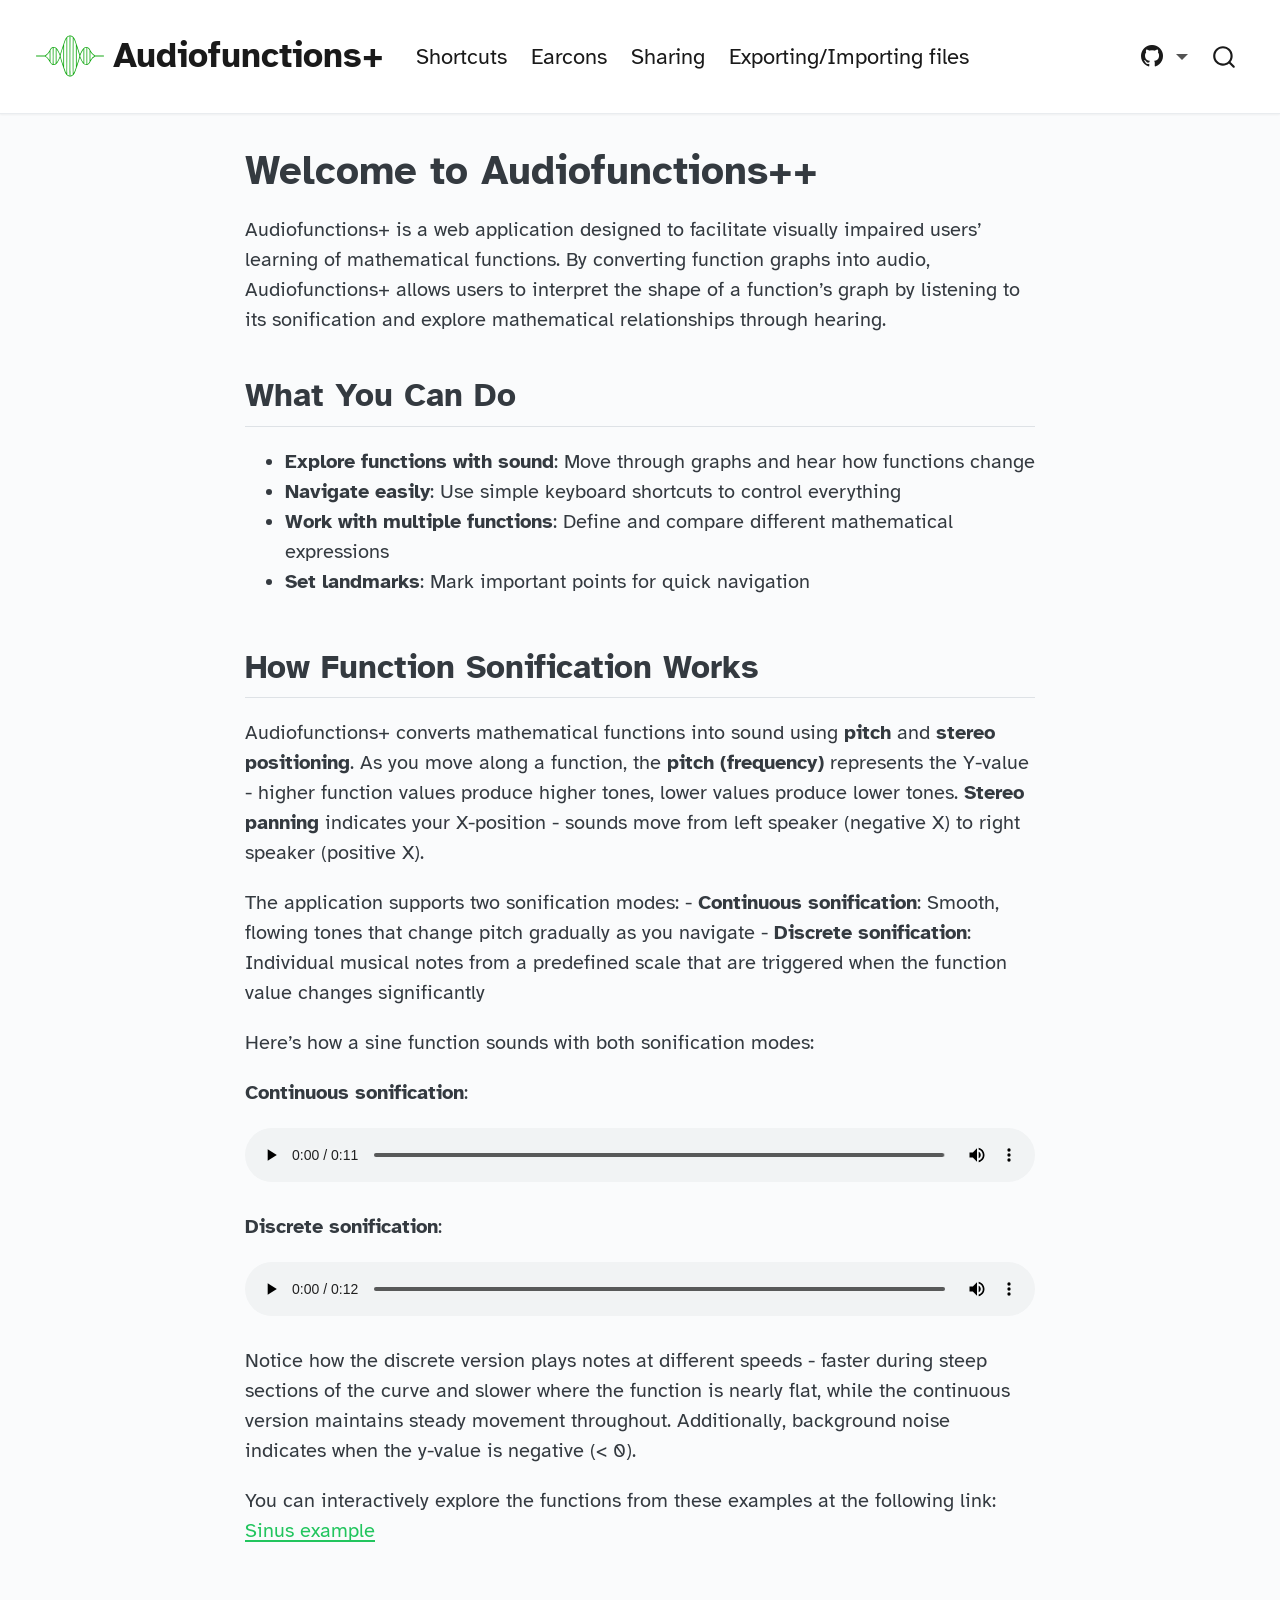
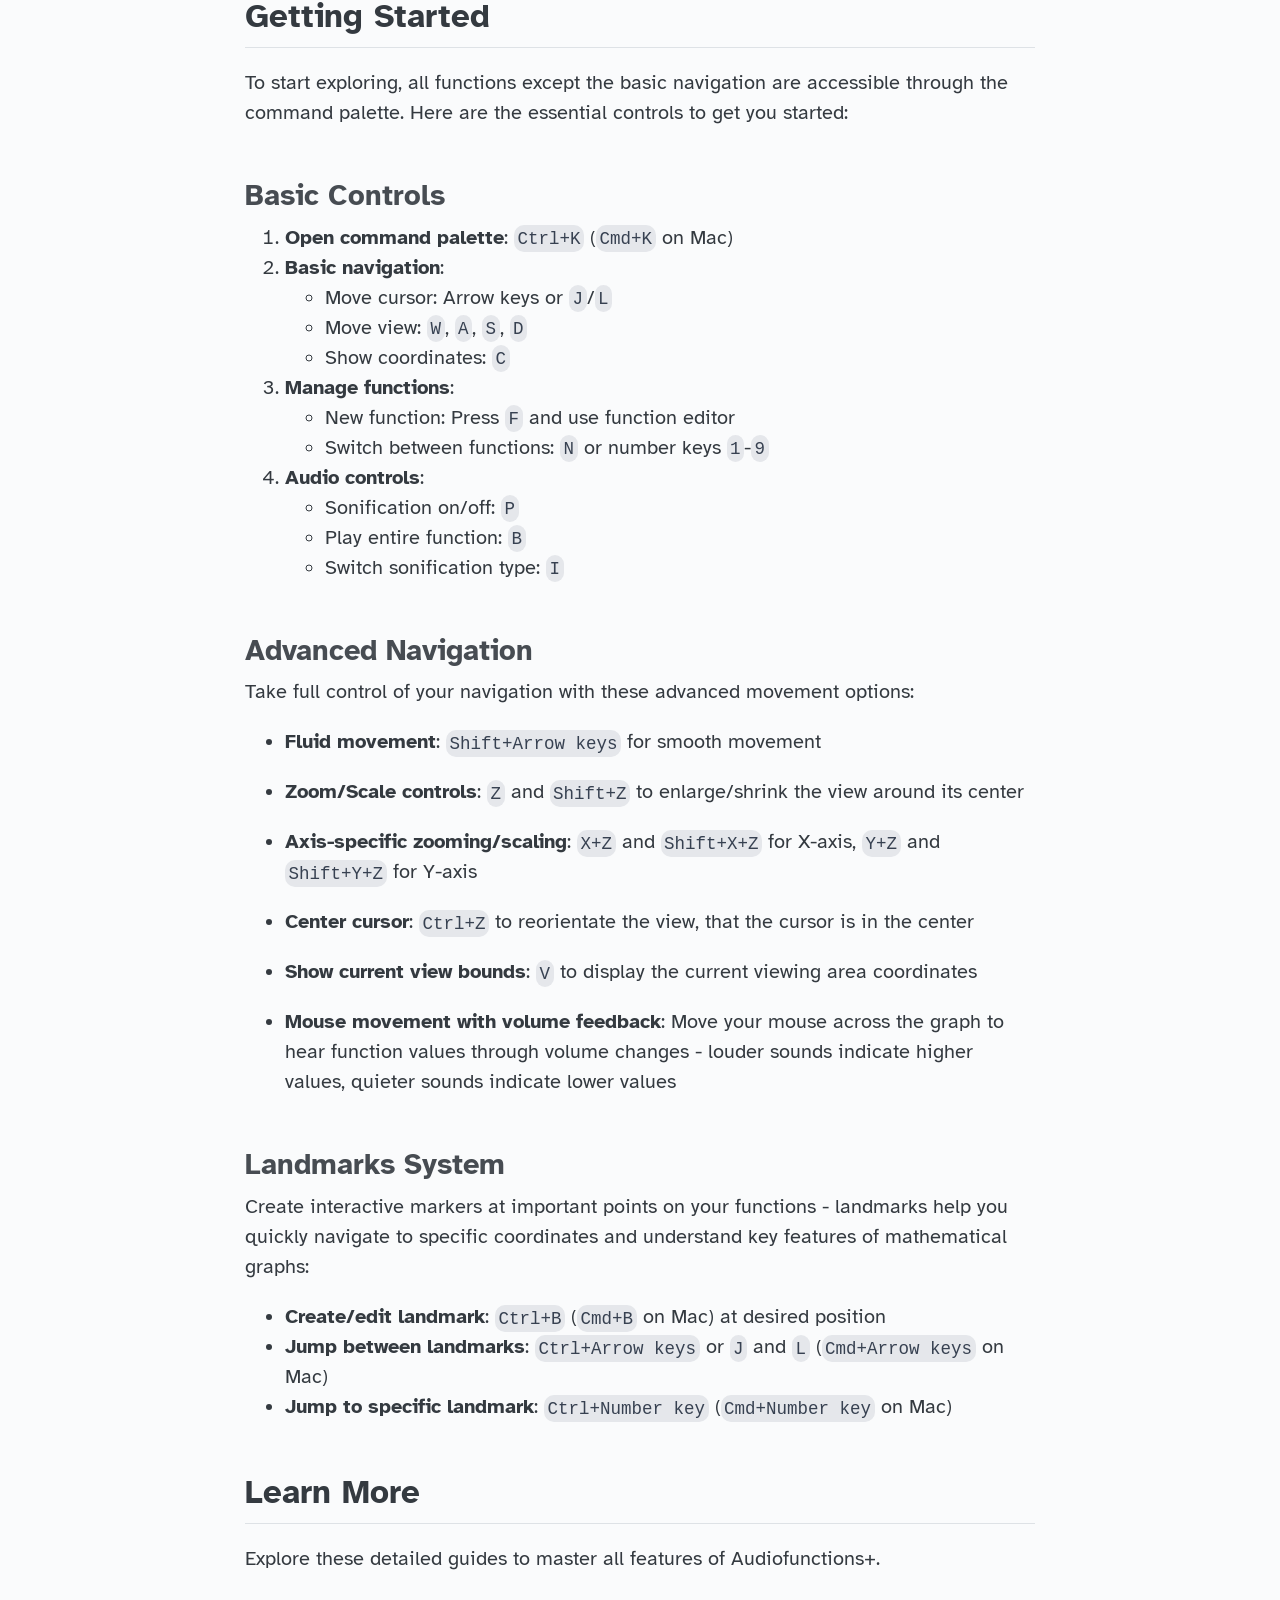
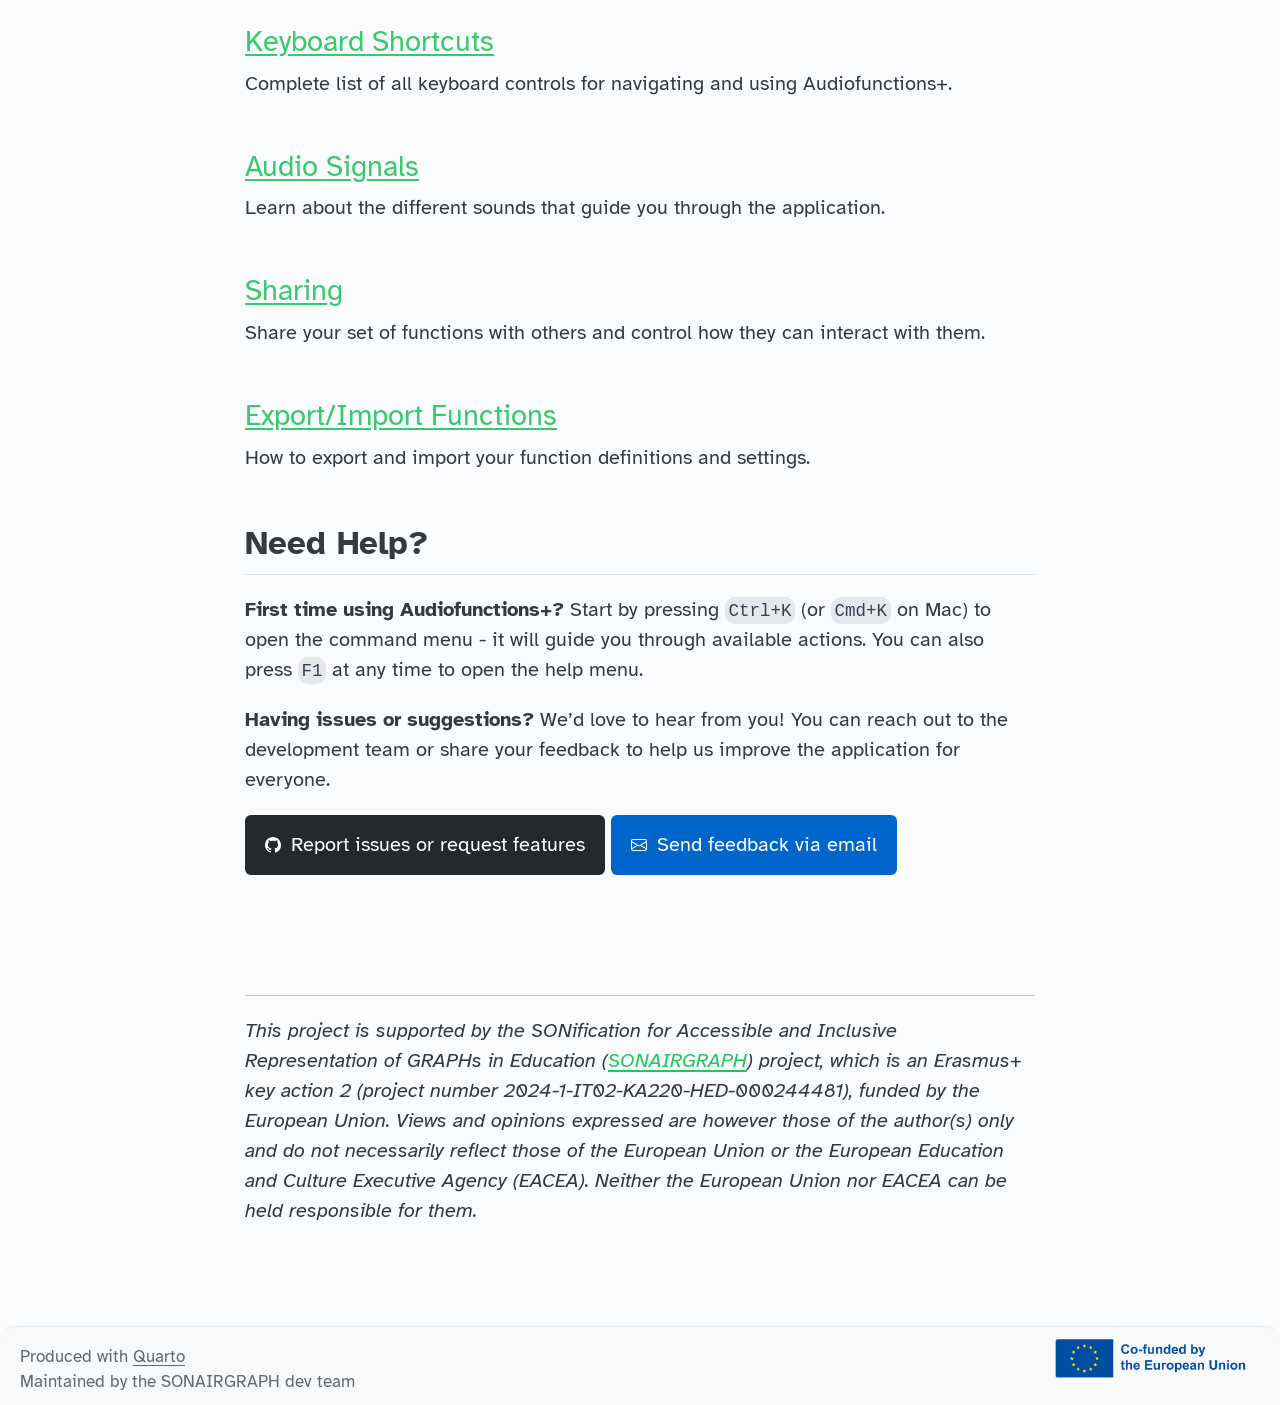
<file: home.html>
<!DOCTYPE html>
<html xmlns="http://www.w3.org/1999/xhtml" lang="en" xml:lang="en"><head>

<meta charset="utf-8">
<meta name="generator" content="quarto-1.10.18">

<meta name="viewport" content="width=device-width, initial-scale=1.0, user-scalable=yes">


<title>Welcome to Audiofunctions++ – Audiofunctions+</title>
<style>
/* Default styles provided by pandoc.
** See https://pandoc.org/MANUAL.html#variables-for-html for config info.
*/
span.smallcaps{font-variant: small-caps;}
div.columns{display: flex; gap: 1.5em;}
div.column{flex: auto;}
@media screen {
div.columns{gap: min(4vw, 1.5em);}
div.column{overflow-x: auto;}
}
div.hanging-indent{margin-left: 1.5em; text-indent: -1.5em;}
ul.task-list{list-style: none;}
ul.task-list li input[type="checkbox"] {
  width: 0.8em;
  margin: 0 0.8em 0.2em -1em; /* quarto-specific, see https://github.com/quarto-dev/quarto-cli/issues/4556 */ 
  vertical-align: middle;
}
</style>


<script src="site_libs/quarto-nav/quarto-nav.js"></script>
<script src="site_libs/quarto-nav/headroom.min.js"></script>
<script src="site_libs/clipboard/clipboard.min.js"></script>
<script src="site_libs/quarto-search/autocomplete.umd.js"></script>
<script src="site_libs/quarto-search/fuse.min.js"></script>
<script src="site_libs/quarto-search/quarto-search.js"></script>
<meta name="quarto:offset" content="./">
<link href="./logo.svg" rel="icon" type="image/svg+xml">
<script src="site_libs/quarto-html/quarto.js" type="module"></script>
<script src="site_libs/quarto-html/tabsets/tabsets.js" type="module"></script>
<script src="site_libs/quarto-html/popper.min.js"></script>
<script src="site_libs/quarto-html/tippy.umd.min.js"></script>
<script src="site_libs/quarto-html/anchor.min.js"></script>
<link href="site_libs/quarto-html/tippy.css" rel="stylesheet">
<link href="site_libs/quarto-html/quarto-syntax-highlighting-64a204ab8560d761af7679ceaba22944.css" rel="stylesheet" class="quarto-color-scheme" id="quarto-text-highlighting-styles">
<link href="site_libs/quarto-html/quarto-syntax-highlighting-dark-b85bc7c33db8c58e0ec93c3465666fed.css" rel="stylesheet" class="quarto-color-scheme quarto-color-alternate" id="quarto-text-highlighting-styles">
<link href="site_libs/quarto-html/quarto-syntax-highlighting-64a204ab8560d761af7679ceaba22944.css" rel="stylesheet" class="quarto-color-scheme-extra" id="quarto-text-highlighting-styles">
<script src="site_libs/bootstrap/bootstrap.min.js"></script>
<link href="site_libs/bootstrap/bootstrap-icons.css" rel="stylesheet">
<link href="site_libs/bootstrap/bootstrap-87db983a5d950c51a28021dba2e32038.min.css" rel="stylesheet" append-hash="true" class="quarto-color-scheme" id="quarto-bootstrap" data-mode="light">
<link href="site_libs/bootstrap/bootstrap-dark-87db983a5d950c51a28021dba2e32038.min.css" rel="stylesheet" append-hash="true" class="quarto-color-scheme quarto-color-alternate" id="quarto-bootstrap" data-mode="light">
<link href="site_libs/bootstrap/bootstrap-87db983a5d950c51a28021dba2e32038.min.css" rel="stylesheet" append-hash="true" class="quarto-color-scheme-extra" id="quarto-bootstrap" data-mode="light">
<script id="quarto-search-options" type="application/json">{
  "location": "navbar",
  "copy-button": false,
  "collapse-after": 3,
  "panel-placement": "end",
  "type": "overlay",
  "limit": 50,
  "keyboard-shortcut": [
    "f",
    "/",
    "s"
  ],
  "show-item-context": false,
  "language": {
    "search-no-results-text": "No results",
    "search-matching-documents-text": "matching documents",
    "search-copy-link-title": "Copy link to search",
    "search-hide-matches-text": "Hide additional matches",
    "search-more-match-text": "more match in this document",
    "search-more-matches-text": "more matches in this document",
    "search-clear-button-title": "Clear",
    "search-text-placeholder": "",
    "search-detached-cancel-button-title": "Cancel",
    "search-submit-button-title": "Submit",
    "search-label": "Search"
  }
}</script>


</head>

<body class="nav-fixed fullcontent quarto-light">

<div id="quarto-search-results"></div>
  <header id="quarto-header" class="headroom fixed-top">
    <nav class="navbar navbar-expand-lg " data-bs-theme="dark">
      <div class="navbar-container container-fluid">
      <div class="navbar-brand-container mx-auto">
    <a href="./index.html" class="navbar-brand navbar-brand-logo">
    <img src="./logo.svg" alt="" class="navbar-logo light-content">
    <img src="./logo.svg" alt="" class="navbar-logo dark-content">
    </a>
    <a class="navbar-brand" href="./index.html">
    <span class="navbar-title">Audiofunctions+</span>
    </a>
  </div>
            <div id="quarto-search" class="" title="Search"></div>
          <button class="navbar-toggler" type="button" data-bs-toggle="collapse" data-bs-target="#navbarCollapse" aria-controls="navbarCollapse" role="menu" aria-expanded="false" aria-label="Toggle navigation" onclick="if (window.quartoToggleHeadroom) { window.quartoToggleHeadroom(); }">
  <span class="navbar-toggler-icon"></span>
</button>
          <div class="collapse navbar-collapse" id="navbarCollapse">
            <ul class="navbar-nav navbar-nav-scroll me-auto">
  <li class="nav-item">
    <a class="nav-link" href="./shortcuts.html"> 
<span class="menu-text">Shortcuts</span></a>
  </li>  
  <li class="nav-item">
    <a class="nav-link" href="./earcons.html"> 
<span class="menu-text">Earcons</span></a>
  </li>  
  <li class="nav-item">
    <a class="nav-link" href="./sharing.html"> 
<span class="menu-text">Sharing</span></a>
  </li>  
  <li class="nav-item">
    <a class="nav-link" href="./json.html"> 
<span class="menu-text">Exporting/Importing files</span></a>
  </li>  
</ul>
            <ul class="navbar-nav navbar-nav-scroll ms-auto">
  <li class="nav-item dropdown ">
    <a class="nav-link dropdown-toggle" href="#" id="nav-menu-bi-github" role="link" data-bs-toggle="dropdown" aria-expanded="false">
      <i class="bi bi-github" role="img">
</i> 
 <span class="menu-text"></span>
    </a>
    <ul class="dropdown-menu dropdown-menu-end" aria-labelledby="nav-menu-bi-github">    
        <li>
    <a class="dropdown-item" href="https://github.com/SONAIRGRAPH/audiofunctions-plus" target="_blank">
 <span class="dropdown-text">Source code</span></a>
  </li>  
        <li>
    <a class="dropdown-item" href="https://github.com/SONAIRGRAPH/audiofunctions-plus/issues" target="_blank">
 <span class="dropdown-text">Report an issue</span></a>
  </li>  
    </ul>
  </li>
</ul>
          </div> <!-- /navcollapse -->
            <div class="quarto-navbar-tools">
</div>
      </div> <!-- /container-fluid -->
    </nav>
</header>
<!-- content -->
<div id="quarto-content" class="quarto-container page-columns page-rows-contents page-layout-article page-navbar">
<!-- sidebar -->
<!-- margin-sidebar -->
    
<!-- main -->
<main class="content" id="quarto-document-content">

<header id="title-block-header" class="quarto-title-block default">
<div class="quarto-title">
<h1 class="title">Welcome to Audiofunctions++</h1>
</div>



<div class="quarto-title-meta">

    
  
    
  </div>
  


</header>


<p>Audiofunctions+ is a web application designed to facilitate visually impaired users’ learning of mathematical functions. By converting function graphs into audio, Audiofunctions+ allows users to interpret the shape of a function’s graph by listening to its sonification and explore mathematical relationships through hearing.</p>
<section id="what-you-can-do" class="level2">
<h2 class="anchored" data-anchor-id="what-you-can-do">What You Can Do</h2>
<ul>
<li><strong>Explore functions with sound</strong>: Move through graphs and hear how functions change</li>
<li><strong>Navigate easily</strong>: Use simple keyboard shortcuts to control everything</li>
<li><strong>Work with multiple functions</strong>: Define and compare different mathematical expressions</li>
<li><strong>Set landmarks</strong>: Mark important points for quick navigation</li>
</ul>
</section>
<section id="how-function-sonification-works" class="level2">
<h2 class="anchored" data-anchor-id="how-function-sonification-works">How Function Sonification Works</h2>
<p>Audiofunctions+ converts mathematical functions into sound using <strong>pitch</strong> and <strong>stereo positioning</strong>. As you move along a function, the <strong>pitch (frequency)</strong> represents the Y-value - higher function values produce higher tones, lower values produce lower tones. <strong>Stereo panning</strong> indicates your X-position - sounds move from left speaker (negative X) to right speaker (positive X).</p>
<p>The application supports two sonification modes: - <strong>Continuous sonification</strong>: Smooth, flowing tones that change pitch gradually as you navigate - <strong>Discrete sonification</strong>: Individual musical notes from a predefined scale that are triggered when the function value changes significantly</p>
<p>Here’s how a sine function sounds with both sonification modes:</p>
<p><strong>Continuous sonification</strong>:</p>
<audio controls="" style="display: block; margin: auto;">
<source src="earcons/af_continuous.mp3" type="audio/mp3">
</audio>
<p><strong>Discrete sonification</strong>:</p>
<audio controls="" style="display: block; margin: auto;">
<source src="earcons/af_discrete.mp3" type="audio/mp3">
</audio>
<p>Notice how the discrete version plays notes at different speeds - faster during steep sections of the curve and slower where the function is nearly flat, while the continuous version maintains steady movement throughout. Additionally, background noise indicates when the y-value is negative (&lt; 0).</p>
<p>You can interactively explore the functions from these examples at the following link: <a href="https://audiofunctions-plus.netlify.app/#import=[base64]">Sinus example</a></p>
</section>
<section id="getting-started" class="level2">
<h2 class="anchored" data-anchor-id="getting-started">Getting Started</h2>
<p>To start exploring, all functions except the basic navigation are accessible through the command palette. Here are the essential controls to get you started:</p>
<section id="basic-controls" class="level3">
<h3 class="anchored" data-anchor-id="basic-controls">Basic Controls</h3>
<ol type="1">
<li><strong>Open command palette</strong>: <code>Ctrl+K</code> (<code>Cmd+K</code> on Mac)</li>
<li><strong>Basic navigation</strong>:
<ul>
<li>Move cursor: Arrow keys or <code>J</code>/<code>L</code></li>
<li>Move view: <code>W</code>, <code>A</code>, <code>S</code>, <code>D</code></li>
<li>Show coordinates: <code>C</code></li>
</ul></li>
<li><strong>Manage functions</strong>:
<ul>
<li>New function: Press <code>F</code> and use function editor</li>
<li>Switch between functions: <code>N</code> or number keys <code>1</code>-<code>9</code></li>
</ul></li>
<li><strong>Audio controls</strong>:
<ul>
<li>Sonification on/off: <code>P</code></li>
<li>Play entire function: <code>B</code></li>
<li>Switch sonification type: <code>I</code></li>
</ul></li>
</ol>
</section>
<section id="advanced-navigation" class="level3">
<h3 class="anchored" data-anchor-id="advanced-navigation">Advanced Navigation</h3>
<p>Take full control of your navigation with these advanced movement options:</p>
<ul>
<li><p><strong>Fluid movement</strong>: <code>Shift+Arrow keys</code> for smooth movement</p></li>
<li><p><strong>Zoom/Scale controls</strong>: <code>Z</code> and <code>Shift+Z</code> to enlarge/shrink the view around its center</p></li>
<li><p><strong>Axis-specific zooming/scaling</strong>: <code>X+Z</code> and <code>Shift+X+Z</code> for X-axis, <code>Y+Z</code> and <code>Shift+Y+Z</code> for Y-axis</p></li>
<li><p><strong>Center cursor</strong>: <code>Ctrl+Z</code> to reorientate the view, that the cursor is in the center</p></li>
<li><p><strong>Show current view bounds</strong>: <code>V</code> to display the current viewing area coordinates</p></li>
<li><p><strong>Mouse movement with volume feedback</strong>: Move your mouse across the graph to hear function values through volume changes - louder sounds indicate higher values, quieter sounds indicate lower values</p></li>
</ul>
</section>
<section id="landmarks-system" class="level3">
<h3 class="anchored" data-anchor-id="landmarks-system">Landmarks System</h3>
<p>Create interactive markers at important points on your functions - landmarks help you quickly navigate to specific coordinates and understand key features of mathematical graphs:</p>
<ul>
<li><strong>Create/edit landmark</strong>: <code>Ctrl+B</code> (<code>Cmd+B</code> on Mac) at desired position</li>
<li><strong>Jump between landmarks</strong>: <code>Ctrl+Arrow keys</code> or <code>J</code> and <code>L</code> (<code>Cmd+Arrow keys</code> on Mac)</li>
<li><strong>Jump to specific landmark</strong>: <code>Ctrl+Number key</code> (<code>Cmd+Number key</code> on Mac)</li>
</ul>
</section>
</section>
<section id="learn-more" class="level2">
<h2 class="anchored" data-anchor-id="learn-more">Learn More</h2>
<p>Explore these detailed guides to master all features of Audiofunctions+.</p>
<section id="keyboard-shortcuts" class="level3">
<h3 class="anchored" data-anchor-id="keyboard-shortcuts"><a href="./shortcuts.html">Keyboard Shortcuts</a></h3>
<p>Complete list of all keyboard controls for navigating and using Audiofunctions+.</p>
</section>
<section id="audio-signals" class="level3">
<h3 class="anchored" data-anchor-id="audio-signals"><a href="./earcons.html">Audio Signals</a></h3>
<p>Learn about the different sounds that guide you through the application.</p>
</section>
<section id="sharing" class="level3">
<h3 class="anchored" data-anchor-id="sharing"><a href="./sharing.html">Sharing</a></h3>
<p>Share your set of functions with others and control how they can interact with them.</p>
</section>
<section id="exportimport-functions" class="level3">
<h3 class="anchored" data-anchor-id="exportimport-functions"><a href="./json.html">Export/Import Functions</a></h3>
<p>How to export and import your function definitions and settings.</p>
</section>
</section>
<section id="need-help" class="level2">
<h2 class="anchored" data-anchor-id="need-help">Need Help?</h2>
<p><strong>First time using Audiofunctions+?</strong> Start by pressing <code>Ctrl+K</code> (or <code>Cmd+K</code> on Mac) to open the command menu - it will guide you through available actions. You can also press <code>F1</code> at any time to open the help menu.</p>
<p><strong>Having issues or suggestions?</strong> We’d love to hear from you! You can reach out to the development team or share your feedback to help us improve the application for everyone.</p>
<div style="display: flex; gap: 1rem; margin: 1rem 0;">
<p><a href="https://github.com/SONAIRGRAPH/audiofunctions-plus/issues" style="display: inline-flex; align-items: center; gap: 0.5rem; padding: 0.75rem 1rem; background-color: #24292e; color: white; text-decoration: none; border-radius: 6px; font-weight: 500;"> <svg width="16" height="16" viewbox="0 0 16 16" fill="currentColor"> <path d="M8 0C3.58 0 0 3.58 0 8c0 3.54 2.29 6.53 5.47 7.59.4.07.55-.17.55-.38 0-.19-.01-.82-.01-1.49-2.01.37-2.53-.49-2.69-.94-.09-.23-.48-.94-.82-1.13-.28-.15-.68-.52-.01-.53.63-.01 1.08.58 1.23.82.72 1.21 1.87.87 2.33.66.07-.52.28-.87.51-1.07-1.78-.2-3.64-.89-3.64-3.95 0-.87.31-1.59.82-2.15-.08-.2-.36-1.02.08-2.12 0 0 .67-.21 2.2.82.64-.18 1.32-.27 2-.27.68 0 1.36.09 2 .27 1.53-1.04 2.2-.82 2.2-.82.44 1.1.16 1.92.08 2.12.51.56.82 1.27.82 2.15 0 3.07-1.87 3.75-3.65 3.95.29.25.54.73.54 1.48 0 1.07-.01 1.93-.01 2.2 0 .21.15.46.55.38A8.013 8.013 0 0016 8c0-4.42-3.58-8-8-8z"></path> </svg> Report issues or request features </a> <a href="mailto:feedbackaudiofunctionsplus@unito.it" style="display: inline-flex; align-items: center; gap: 0.5rem; padding: 0.75rem 1rem; background-color: #0066cc; color: white; text-decoration: none; border-radius: 6px; font-weight: 500;"> <svg width="16" height="16" viewbox="0 0 16 16" fill="currentColor"> <path d="M0 4a2 2 0 0 1 2-2h12a2 2 0 0 1 2 2v8a2 2 0 0 1-2 2H2a2 2 0 0 1-2-2V4Zm2-1a1 1 0 0 0-1 1v.217l7 4.2 7-4.2V4a1 1 0 0 0-1-1H2Zm13 2.383-4.708 2.825L15 11.105V5.383Zm-.034 6.876-5.64-3.471L8 9.583l-1.326-.795-5.64 3.47A1 1 0 0 0 2 13h12a1 1 0 0 0 .966-.741ZM1 11.105l4.708-2.897L1 5.383v5.722Z"></path> </svg> Send feedback via email </a></p>
</div>
<p><br> <br></p>
<hr>
<p><em>This project is supported by the SONification for Accessible and Inclusive Representation of GRAPHs in Education (<a href="https://sonairgraph.unito.it/">SONAIRGRAPH</a>) project, which is an Erasmus+ key action 2 (project number 2024-1-IT02-KA220-HED-000244481), funded by the European Union. Views and opinions expressed are however those of the author(s) only and do not necessarily reflect those of the European Union or the European Education and Culture Executive Agency (EACEA). Neither the European Union nor EACEA can be held responsible for them.</em></p>


</section>

</main> <!-- /main -->
<script id="quarto-html-after-body" type="application/javascript">
  window.document.addEventListener("DOMContentLoaded", function (event) {
    const icon = "";
    const anchorJS = new window.AnchorJS();
    anchorJS.options = {
      placement: 'right',
      icon: icon
    };
    anchorJS.add('.anchored');
    const isCodeAnnotation = (el) => {
      for (const clz of el.classList) {
        if (clz.startsWith('code-annotation-')) {                     
          return true;
        }
      }
      return false;
    }
    const onCopySuccess = function(e) {
      // button target
      const button = e.trigger;
      // don't keep focus
      button.blur();
      // flash "checked"
      button.classList.add('code-copy-button-checked');
      var currentTitle = button.getAttribute("title");
      button.setAttribute("title", "Copied!");
      let tooltip;
      if (window.bootstrap) {
        button.setAttribute("data-bs-toggle", "tooltip");
        button.setAttribute("data-bs-placement", "left");
        button.setAttribute("data-bs-title", "Copied!");
        tooltip = new bootstrap.Tooltip(button, 
          { trigger: "manual", 
            customClass: "code-copy-button-tooltip",
            offset: [0, -8]});
        tooltip.show();    
      }
      setTimeout(function() {
        if (tooltip) {
          tooltip.hide();
          button.removeAttribute("data-bs-title");
          button.removeAttribute("data-bs-toggle");
          button.removeAttribute("data-bs-placement");
        }
        button.setAttribute("title", currentTitle);
        button.classList.remove('code-copy-button-checked');
      }, 1000);
      // clear code selection
      e.clearSelection();
    }
    const getTextToCopy = function(trigger) {
      const outerScaffold = trigger.parentElement.cloneNode(true);
      const codeEl = outerScaffold.querySelector('code');
      for (const childEl of codeEl.children) {
        if (isCodeAnnotation(childEl)) {
          childEl.remove();
        }
      }
      return codeEl.innerText;
    }
    const clipboard = new window.ClipboardJS('.code-copy-button:not([data-in-quarto-modal])', {
      text: getTextToCopy
    });
    clipboard.on('success', onCopySuccess);
    if (window.document.getElementById('quarto-embedded-source-code-modal')) {
      const clipboardModal = new window.ClipboardJS('.code-copy-button[data-in-quarto-modal]', {
        text: getTextToCopy,
        container: window.document.getElementById('quarto-embedded-source-code-modal')
      });
      clipboardModal.on('success', onCopySuccess);
    }
      var localhostRegex = new RegExp(/^(?:http|https):\/\/localhost\:?[0-9]*\//);
      var mailtoRegex = new RegExp(/^mailto:/);
        var filterRegex = new RegExp("https:\/\/SONAIRGRAPH\.github\.io\/audiofunctions-plus-doc\/");
      var isInternal = (href) => {
          return filterRegex.test(href) || localhostRegex.test(href) || mailtoRegex.test(href);
      }
      // Inspect non-navigation links and adorn them if external
     var links = window.document.querySelectorAll('a[href]:not(.nav-link):not(.navbar-brand):not(.toc-action):not(.sidebar-link):not(.sidebar-item-toggle):not(.pagination-link):not(.no-external):not([aria-hidden]):not(.dropdown-item):not(.quarto-navigation-tool):not(.about-link)');
      for (var i=0; i<links.length; i++) {
        const link = links[i];
        if (!isInternal(link.href)) {
          // undo the damage that might have been done by quarto-nav.js in the case of
          // links that we want to consider external
          if (link.dataset.originalHref !== undefined) {
            link.href = link.dataset.originalHref;
          }
        }
      }
    function tippyHover(el, contentFn, onTriggerFn, onUntriggerFn) {
      const config = {
        allowHTML: true,
        maxWidth: 500,
        delay: 100,
        arrow: false,
        appendTo: function(el) {
            return el.parentElement;
        },
        interactive: true,
        interactiveBorder: 10,
        theme: 'quarto',
        placement: 'bottom-start',
      };
      if (contentFn) {
        config.content = contentFn;
      }
      if (onTriggerFn) {
        config.onTrigger = onTriggerFn;
      }
      if (onUntriggerFn) {
        config.onUntrigger = onUntriggerFn;
      }
      window.tippy(el, config); 
    }
    const noterefs = window.document.querySelectorAll('a[role="doc-noteref"]');
    for (var i=0; i<noterefs.length; i++) {
      const ref = noterefs[i];
      tippyHover(ref, function() {
        // use id or data attribute instead here
        let href = ref.getAttribute('data-footnote-href') || ref.getAttribute('href');
        try { href = new URL(href).hash; } catch {}
        const id = href.replace(/^#\/?/, "");
        const note = window.document.getElementById(id);
        if (note) {
          return note.innerHTML;
        } else {
          return "";
        }
      });
    }
    const xrefs = window.document.querySelectorAll('a.quarto-xref');
    const processXRef = (id, note) => {
      // Strip column container classes
      const stripColumnClz = (el) => {
        el.classList.remove("page-full", "page-columns");
        if (el.children) {
          for (const child of el.children) {
            stripColumnClz(child);
          }
        }
      }
      stripColumnClz(note)
      if (id === null || id.startsWith('sec-')) {
        // Special case sections, only their first couple elements
        const container = document.createElement("div");
        if (note.children && note.children.length > 2) {
          container.appendChild(note.children[0].cloneNode(true));
          for (let i = 1; i < note.children.length; i++) {
            const child = note.children[i];
            if (child.tagName === "P" && child.innerText === "") {
              continue;
            } else {
              container.appendChild(child.cloneNode(true));
              break;
            }
          }
          if (window.Quarto?.typesetMath) {
            window.Quarto.typesetMath(container);
          }
          return container.innerHTML
        } else {
          if (window.Quarto?.typesetMath) {
            window.Quarto.typesetMath(note);
          }
          return note.innerHTML;
        }
      } else {
        // Remove any anchor links if they are present
        const anchorLink = note.querySelector('a.anchorjs-link');
        if (anchorLink) {
          anchorLink.remove();
        }
        if (window.Quarto?.typesetMath) {
          window.Quarto.typesetMath(note);
        }
        if (note.classList.contains("callout")) {
          return note.outerHTML;
        } else {
          return note.innerHTML;
        }
      }
    }
    for (var i=0; i<xrefs.length; i++) {
      const xref = xrefs[i];
      tippyHover(xref, undefined, function(instance) {
        instance.disable();
        let url = xref.getAttribute('href');
        let hash = undefined; 
        if (url.startsWith('#')) {
          hash = url;
        } else {
          try { hash = new URL(url).hash; } catch {}
        }
        if (hash) {
          const id = hash.replace(/^#\/?/, "");
          const note = window.document.getElementById(id);
          if (note !== null) {
            try {
              const html = processXRef(id, note.cloneNode(true));
              instance.setContent(html);
            } finally {
              instance.enable();
              instance.show();
            }
          } else {
            // See if we can fetch this
            fetch(url.split('#')[0])
            .then(res => res.text())
            .then(html => {
              const parser = new DOMParser();
              const htmlDoc = parser.parseFromString(html, "text/html");
              const note = htmlDoc.getElementById(id);
              if (note !== null) {
                const html = processXRef(id, note);
                instance.setContent(html);
              } 
            }).finally(() => {
              instance.enable();
              instance.show();
            });
          }
        } else {
          // See if we can fetch a full url (with no hash to target)
          // This is a special case and we should probably do some content thinning / targeting
          fetch(url)
          .then(res => res.text())
          .then(html => {
            const parser = new DOMParser();
            const htmlDoc = parser.parseFromString(html, "text/html");
            const note = htmlDoc.querySelector('main.content');
            if (note !== null) {
              // This should only happen for chapter cross references
              // (since there is no id in the URL)
              // remove the first header
              if (note.children.length > 0 && note.children[0].tagName === "HEADER") {
                note.children[0].remove();
              }
              const html = processXRef(null, note);
              instance.setContent(html);
            } 
          }).finally(() => {
            instance.enable();
            instance.show();
          });
        }
      }, function(instance) {
      });
    }
        let selectedAnnoteEl;
        const selectorForAnnotation = ( cell, annotation) => {
          let cellAttr = 'data-code-cell="' + cell + '"';
          let lineAttr = 'data-code-annotation="' +  annotation + '"';
          const selector = 'span[' + cellAttr + '][' + lineAttr + ']';
          return selector;
        }
        const selectCodeLines = (annoteEl) => {
          const doc = window.document;
          const targetCell = annoteEl.getAttribute("data-target-cell");
          const targetAnnotation = annoteEl.getAttribute("data-target-annotation");
          const annoteSpan = window.document.querySelector(selectorForAnnotation(targetCell, targetAnnotation));
          const lines = annoteSpan.getAttribute("data-code-lines").split(",");
          const lineIds = lines.map((line) => {
            return targetCell + "-" + line;
          })
          let top = null;
          let height = null;
          let parent = null;
          if (lineIds.length > 0) {
              //compute the position of the single el (top and bottom and make a div)
              const el = window.document.getElementById(lineIds[0]);
              top = el.offsetTop;
              height = el.offsetHeight;
              parent = el.parentElement.parentElement;
            if (lineIds.length > 1) {
              const lastEl = window.document.getElementById(lineIds[lineIds.length - 1]);
              const bottom = lastEl.offsetTop + lastEl.offsetHeight;
              height = bottom - top;
            }
            if (top !== null && height !== null && parent !== null) {
              // cook up a div (if necessary) and position it 
              let div = window.document.getElementById("code-annotation-line-highlight");
              if (div === null) {
                div = window.document.createElement("div");
                div.setAttribute("id", "code-annotation-line-highlight");
                div.style.position = 'absolute';
                parent.appendChild(div);
              }
              div.style.top = top - 2 + "px";
              div.style.height = height + 4 + "px";
              div.style.left = 0;
              let gutterDiv = window.document.getElementById("code-annotation-line-highlight-gutter");
              if (gutterDiv === null) {
                gutterDiv = window.document.createElement("div");
                gutterDiv.setAttribute("id", "code-annotation-line-highlight-gutter");
                gutterDiv.style.position = 'absolute';
                const codeCell = window.document.getElementById(targetCell);
                const gutter = codeCell.querySelector('.code-annotation-gutter');
                gutter.appendChild(gutterDiv);
              }
              gutterDiv.style.top = top - 2 + "px";
              gutterDiv.style.height = height + 4 + "px";
            }
            selectedAnnoteEl = annoteEl;
          }
        };
        const unselectCodeLines = () => {
          const elementsIds = ["code-annotation-line-highlight", "code-annotation-line-highlight-gutter"];
          elementsIds.forEach((elId) => {
            const div = window.document.getElementById(elId);
            if (div) {
              div.remove();
            }
          });
          selectedAnnoteEl = undefined;
        };
          // Handle positioning of the toggle
      window.addEventListener(
        "resize",
        throttle(() => {
          elRect = undefined;
          if (selectedAnnoteEl) {
            selectCodeLines(selectedAnnoteEl);
          }
        }, 10)
      );
      function throttle(fn, ms) {
      let throttle = false;
      let timer;
        return (...args) => {
          if(!throttle) { // first call gets through
              fn.apply(this, args);
              throttle = true;
          } else { // all the others get throttled
              if(timer) clearTimeout(timer); // cancel #2
              timer = setTimeout(() => {
                fn.apply(this, args);
                timer = throttle = false;
              }, ms);
          }
        };
      }
        // Attach click handler to the DT
        const annoteDls = window.document.querySelectorAll('dt[data-target-cell]');
        for (const annoteDlNode of annoteDls) {
          annoteDlNode.addEventListener('click', (event) => {
            const clickedEl = event.target;
            if (clickedEl !== selectedAnnoteEl) {
              unselectCodeLines();
              const activeEl = window.document.querySelector('dt[data-target-cell].code-annotation-active');
              if (activeEl) {
                activeEl.classList.remove('code-annotation-active');
              }
              selectCodeLines(clickedEl);
              clickedEl.classList.add('code-annotation-active');
            } else {
              // Unselect the line
              unselectCodeLines();
              clickedEl.classList.remove('code-annotation-active');
            }
          });
        }
    const findCites = (el) => {
      const parentEl = el.parentElement;
      if (parentEl) {
        const cites = parentEl.dataset.cites;
        if (cites) {
          return {
            el,
            cites: cites.split(' ')
          };
        } else {
          return findCites(el.parentElement)
        }
      } else {
        return undefined;
      }
    };
    var bibliorefs = window.document.querySelectorAll('a[role="doc-biblioref"]');
    for (var i=0; i<bibliorefs.length; i++) {
      const ref = bibliorefs[i];
      const citeInfo = findCites(ref);
      if (citeInfo) {
        tippyHover(citeInfo.el, function() {
          var popup = window.document.createElement('div');
          citeInfo.cites.forEach(function(cite) {
            var citeDiv = window.document.createElement('div');
            citeDiv.classList.add('hanging-indent');
            citeDiv.classList.add('csl-entry');
            var biblioDiv = window.document.getElementById('ref-' + cite);
            if (biblioDiv) {
              citeDiv.innerHTML = biblioDiv.innerHTML;
            }
            popup.appendChild(citeDiv);
          });
          return popup.innerHTML;
        });
      }
    }
  });
  </script>
</div> <!-- /content -->
<footer class="footer">
  <div class="nav-footer">
    <div class="nav-footer-left">
<p>Produced with <a href="https://quarto.org/">Quarto</a><br> Maintained by the SONAIRGRAPH dev team</p>
</div>   
    <div class="nav-footer-center">
      &nbsp;
    </div>
    <div class="nav-footer-right">
<p><img src="eu-funding.png" class="img-fluid" style="width:50.0%"></p>
</div>
  </div>
</footer>




</body></html>
</file>
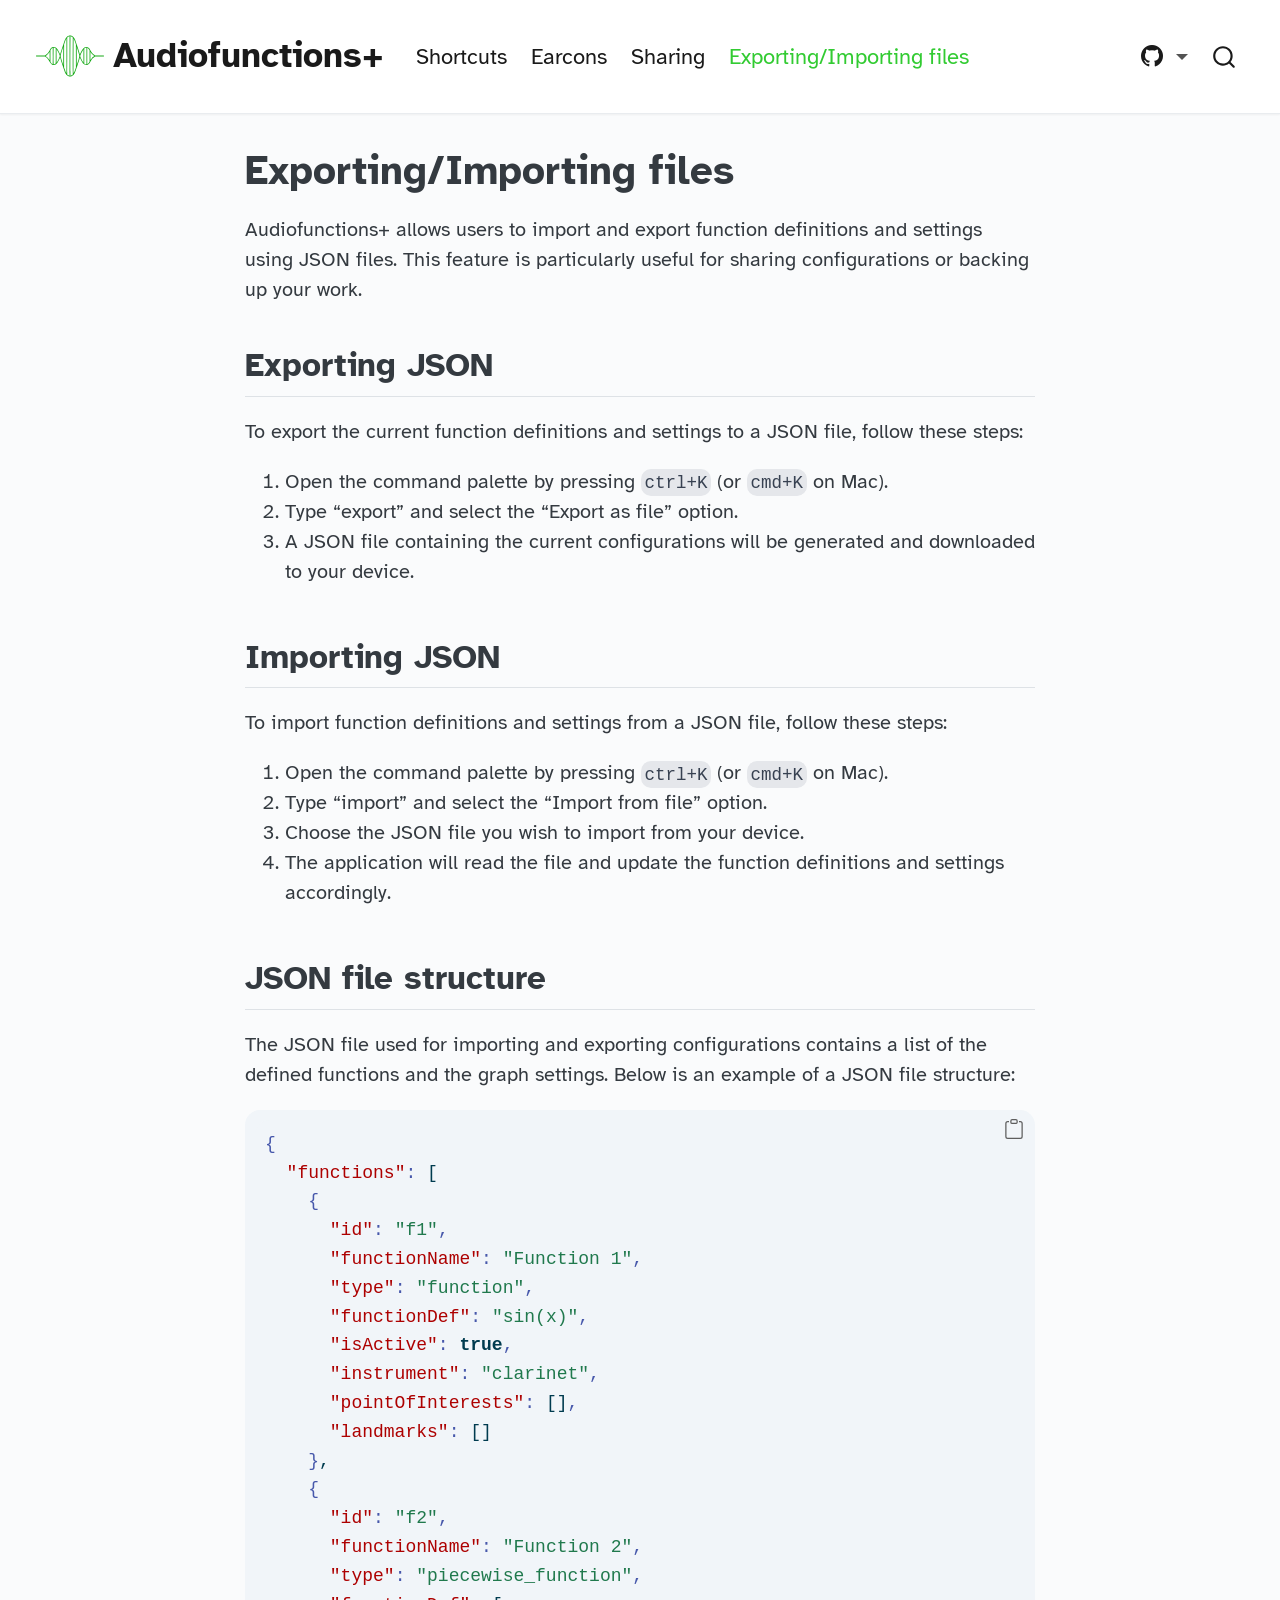
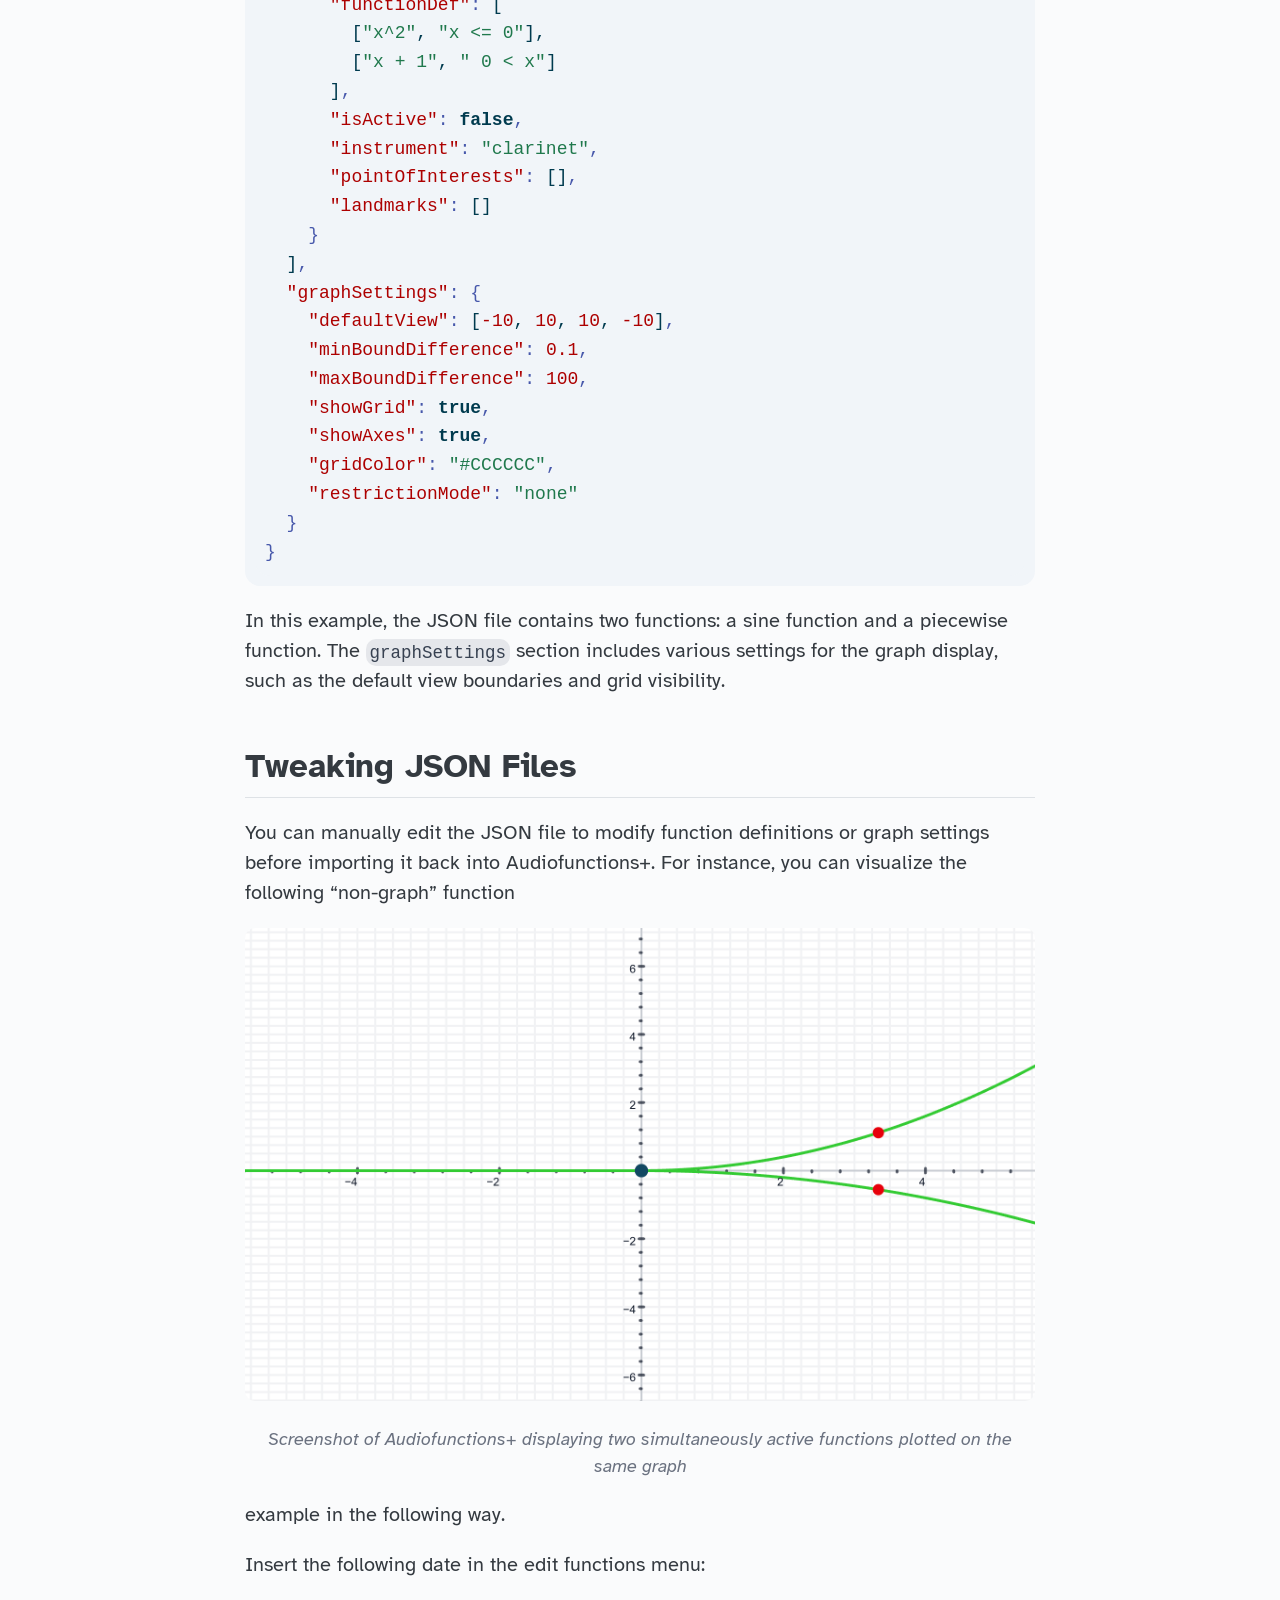
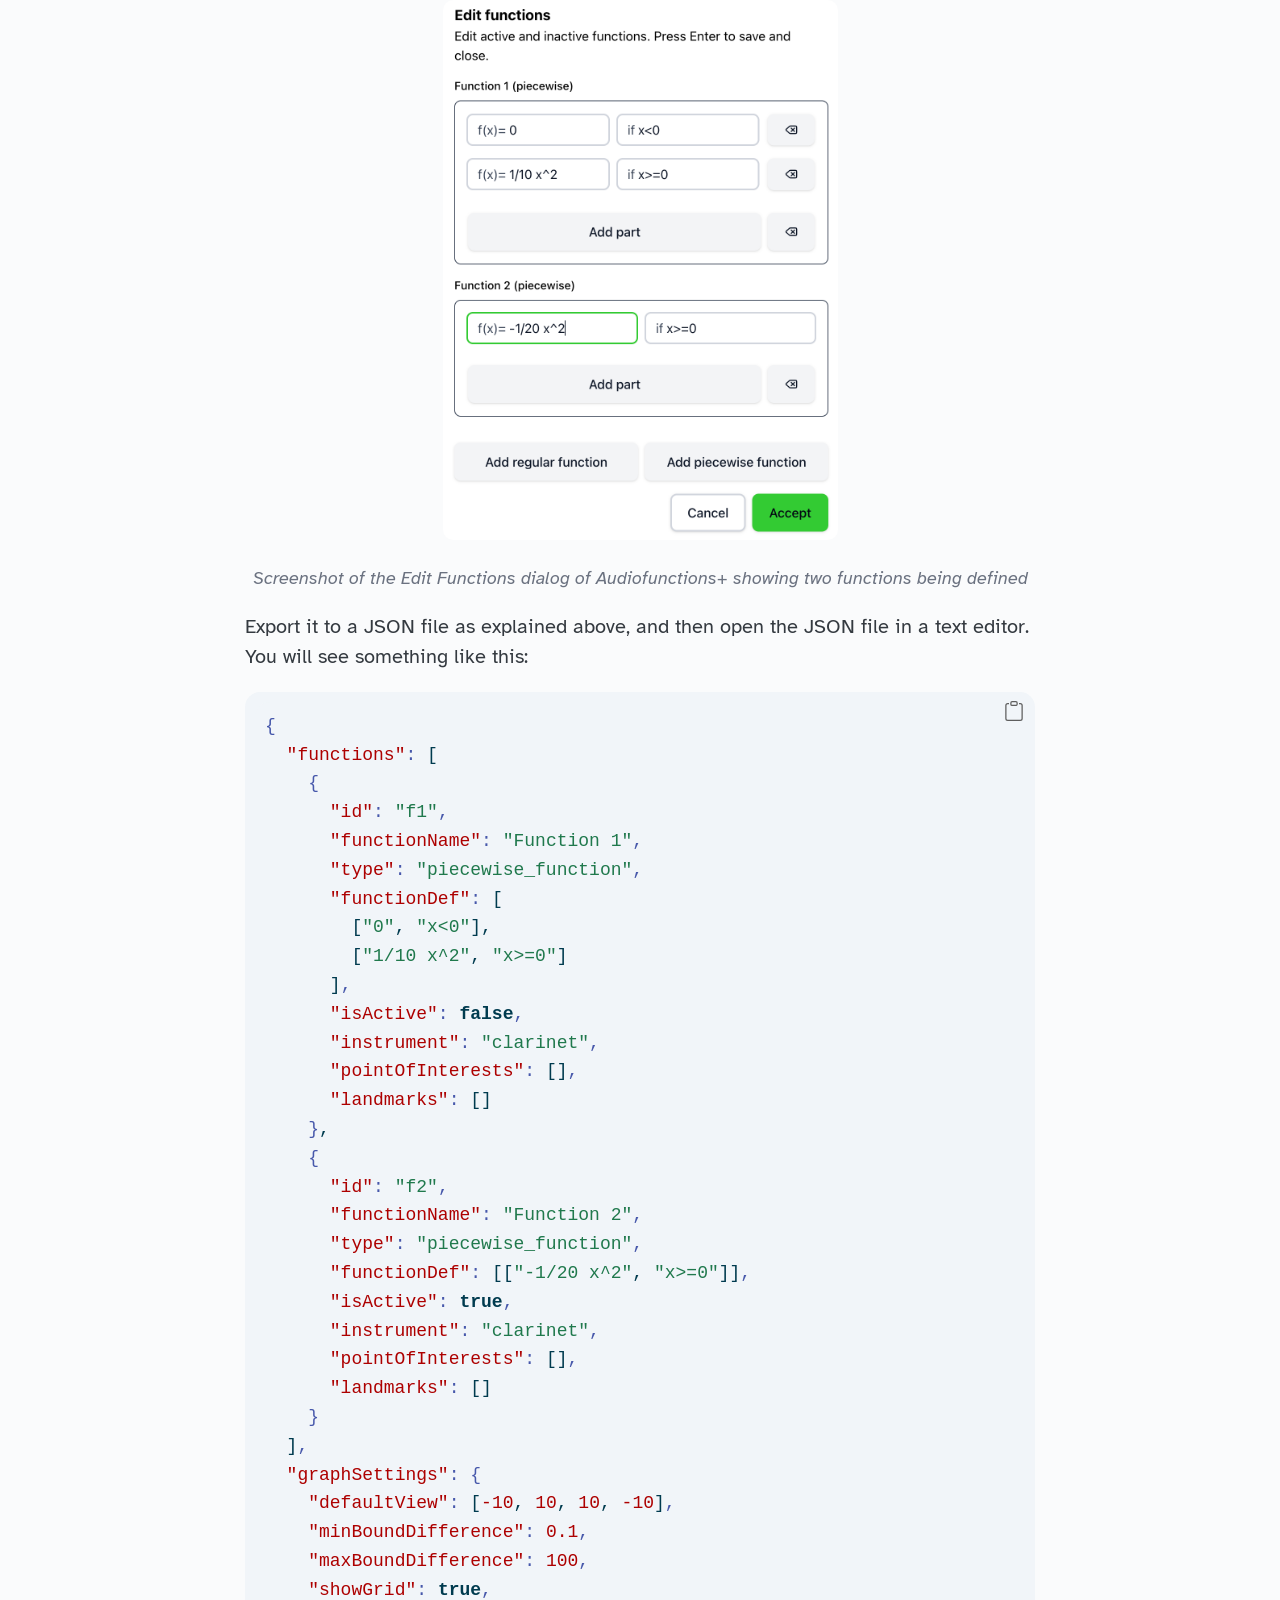
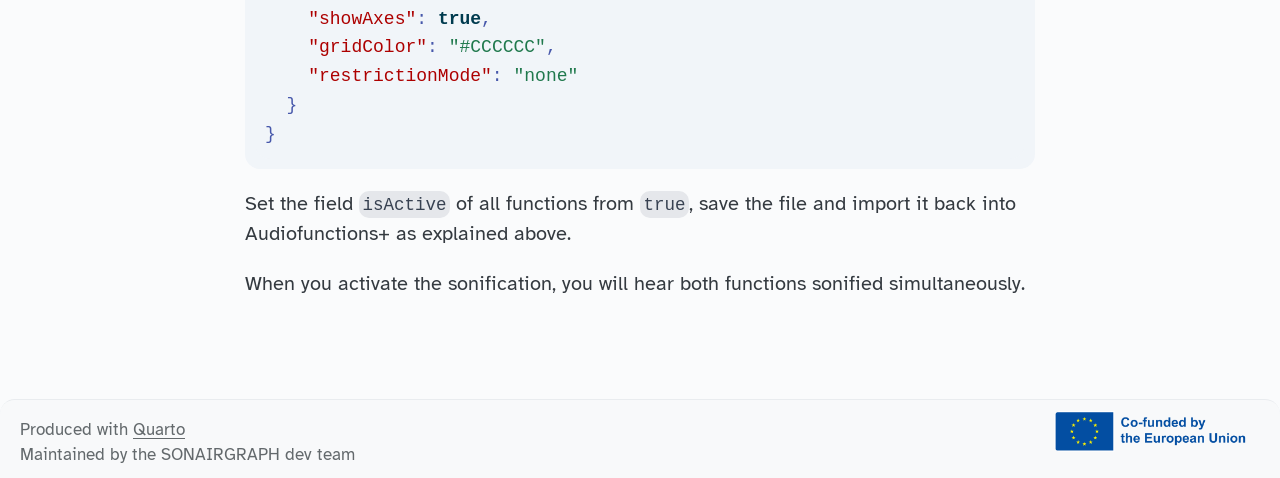
<file: json.html>
<!DOCTYPE html>
<html xmlns="http://www.w3.org/1999/xhtml" lang="en" xml:lang="en"><head>

<meta charset="utf-8">
<meta name="generator" content="quarto-1.10.18">

<meta name="viewport" content="width=device-width, initial-scale=1.0, user-scalable=yes">


<title>Exporting/Importing files – Audiofunctions+</title>
<style>
/* Default styles provided by pandoc.
** See https://pandoc.org/MANUAL.html#variables-for-html for config info.
*/
span.smallcaps{font-variant: small-caps;}
div.columns{display: flex; gap: 1.5em;}
div.column{flex: auto;}
@media screen {
div.columns{gap: min(4vw, 1.5em);}
div.column{overflow-x: auto;}
}
div.hanging-indent{margin-left: 1.5em; text-indent: -1.5em;}
ul.task-list{list-style: none;}
ul.task-list li input[type="checkbox"] {
  width: 0.8em;
  margin: 0 0.8em 0.2em -1em; /* quarto-specific, see https://github.com/quarto-dev/quarto-cli/issues/4556 */ 
  vertical-align: middle;
}
/* CSS for syntax highlighting */
html { -webkit-text-size-adjust: 100%; }
pre > code.sourceCode { white-space: pre; position: relative; }
pre > code.sourceCode > span { display: inline-block; line-height: 1.25; }
pre > code.sourceCode > span:empty { height: 1.2em; }
.sourceCode { overflow: visible; }
code.sourceCode > span { color: inherit; text-decoration: inherit; }
div.sourceCode { margin: 1em 0; }
pre.sourceCode { margin: 0; }
@media screen {
div.sourceCode { overflow: auto; }
}
@media print {
pre > code.sourceCode { white-space: pre-wrap; }
pre > code.sourceCode > span { text-indent: -5em; padding-left: 5em; }
}
pre.numberSource code
  { counter-reset: source-line 0; }
pre.numberSource code > span
  { position: relative; left: -4em; counter-increment: source-line; }
pre.numberSource code > span > a:first-child::before
  { content: counter(source-line);
    position: relative; left: -1em; text-align: right; vertical-align: baseline;
    border: none; display: inline-block;
    -webkit-touch-callout: none; -webkit-user-select: none;
    -khtml-user-select: none; -moz-user-select: none;
    -ms-user-select: none; user-select: none;
    padding: 0 4px; width: 4em;
  }
pre.numberSource { margin-left: 3em;  padding-left: 4px; }
div.sourceCode
  {   }
@media screen {
pre > code.sourceCode > span > a:first-child::before { text-decoration: underline; }
}
</style>


<script src="site_libs/quarto-nav/quarto-nav.js"></script>
<script src="site_libs/quarto-nav/headroom.min.js"></script>
<script src="site_libs/clipboard/clipboard.min.js"></script>
<script src="site_libs/quarto-search/autocomplete.umd.js"></script>
<script src="site_libs/quarto-search/fuse.min.js"></script>
<script src="site_libs/quarto-search/quarto-search.js"></script>
<meta name="quarto:offset" content="./">
<link href="./logo.svg" rel="icon" type="image/svg+xml">
<script src="site_libs/quarto-html/quarto.js" type="module"></script>
<script src="site_libs/quarto-html/tabsets/tabsets.js" type="module"></script>
<script src="site_libs/quarto-html/popper.min.js"></script>
<script src="site_libs/quarto-html/tippy.umd.min.js"></script>
<script src="site_libs/quarto-html/anchor.min.js"></script>
<link href="site_libs/quarto-html/tippy.css" rel="stylesheet">
<link href="site_libs/quarto-html/quarto-syntax-highlighting-64a204ab8560d761af7679ceaba22944.css" rel="stylesheet" class="quarto-color-scheme" id="quarto-text-highlighting-styles">
<link href="site_libs/quarto-html/quarto-syntax-highlighting-dark-b85bc7c33db8c58e0ec93c3465666fed.css" rel="stylesheet" class="quarto-color-scheme quarto-color-alternate" id="quarto-text-highlighting-styles">
<link href="site_libs/quarto-html/quarto-syntax-highlighting-64a204ab8560d761af7679ceaba22944.css" rel="stylesheet" class="quarto-color-scheme-extra" id="quarto-text-highlighting-styles">
<script src="site_libs/bootstrap/bootstrap.min.js"></script>
<link href="site_libs/bootstrap/bootstrap-icons.css" rel="stylesheet">
<link href="site_libs/bootstrap/bootstrap-87db983a5d950c51a28021dba2e32038.min.css" rel="stylesheet" append-hash="true" class="quarto-color-scheme" id="quarto-bootstrap" data-mode="light">
<link href="site_libs/bootstrap/bootstrap-dark-87db983a5d950c51a28021dba2e32038.min.css" rel="stylesheet" append-hash="true" class="quarto-color-scheme quarto-color-alternate" id="quarto-bootstrap" data-mode="light">
<link href="site_libs/bootstrap/bootstrap-87db983a5d950c51a28021dba2e32038.min.css" rel="stylesheet" append-hash="true" class="quarto-color-scheme-extra" id="quarto-bootstrap" data-mode="light">
<script id="quarto-search-options" type="application/json">{
  "location": "navbar",
  "copy-button": false,
  "collapse-after": 3,
  "panel-placement": "end",
  "type": "overlay",
  "limit": 50,
  "keyboard-shortcut": [
    "f",
    "/",
    "s"
  ],
  "show-item-context": false,
  "language": {
    "search-no-results-text": "No results",
    "search-matching-documents-text": "matching documents",
    "search-copy-link-title": "Copy link to search",
    "search-hide-matches-text": "Hide additional matches",
    "search-more-match-text": "more match in this document",
    "search-more-matches-text": "more matches in this document",
    "search-clear-button-title": "Clear",
    "search-text-placeholder": "",
    "search-detached-cancel-button-title": "Cancel",
    "search-submit-button-title": "Submit",
    "search-label": "Search"
  }
}</script>


</head>

<body class="nav-fixed fullcontent quarto-light">

<div id="quarto-search-results"></div>
  <header id="quarto-header" class="headroom fixed-top">
    <nav class="navbar navbar-expand-lg " data-bs-theme="dark">
      <div class="navbar-container container-fluid">
      <div class="navbar-brand-container mx-auto">
    <a href="./index.html" class="navbar-brand navbar-brand-logo">
    <img src="./logo.svg" alt="" class="navbar-logo light-content">
    <img src="./logo.svg" alt="" class="navbar-logo dark-content">
    </a>
    <a class="navbar-brand" href="./index.html">
    <span class="navbar-title">Audiofunctions+</span>
    </a>
  </div>
            <div id="quarto-search" class="" title="Search"></div>
          <button class="navbar-toggler" type="button" data-bs-toggle="collapse" data-bs-target="#navbarCollapse" aria-controls="navbarCollapse" role="menu" aria-expanded="false" aria-label="Toggle navigation" onclick="if (window.quartoToggleHeadroom) { window.quartoToggleHeadroom(); }">
  <span class="navbar-toggler-icon"></span>
</button>
          <div class="collapse navbar-collapse" id="navbarCollapse">
            <ul class="navbar-nav navbar-nav-scroll me-auto">
  <li class="nav-item">
    <a class="nav-link" href="./shortcuts.html"> 
<span class="menu-text">Shortcuts</span></a>
  </li>  
  <li class="nav-item">
    <a class="nav-link" href="./earcons.html"> 
<span class="menu-text">Earcons</span></a>
  </li>  
  <li class="nav-item">
    <a class="nav-link" href="./sharing.html"> 
<span class="menu-text">Sharing</span></a>
  </li>  
  <li class="nav-item">
    <a class="nav-link active" href="./json.html" aria-current="page"> 
<span class="menu-text">Exporting/Importing files</span></a>
  </li>  
</ul>
            <ul class="navbar-nav navbar-nav-scroll ms-auto">
  <li class="nav-item dropdown ">
    <a class="nav-link dropdown-toggle" href="#" id="nav-menu-bi-github" role="link" data-bs-toggle="dropdown" aria-expanded="false">
      <i class="bi bi-github" role="img">
</i> 
 <span class="menu-text"></span>
    </a>
    <ul class="dropdown-menu dropdown-menu-end" aria-labelledby="nav-menu-bi-github">    
        <li>
    <a class="dropdown-item" href="https://github.com/SONAIRGRAPH/audiofunctions-plus" target="_blank">
 <span class="dropdown-text">Source code</span></a>
  </li>  
        <li>
    <a class="dropdown-item" href="https://github.com/SONAIRGRAPH/audiofunctions-plus/issues" target="_blank">
 <span class="dropdown-text">Report an issue</span></a>
  </li>  
    </ul>
  </li>
</ul>
          </div> <!-- /navcollapse -->
            <div class="quarto-navbar-tools">
</div>
      </div> <!-- /container-fluid -->
    </nav>
</header>
<!-- content -->
<div id="quarto-content" class="quarto-container page-columns page-rows-contents page-layout-article page-navbar">
<!-- sidebar -->
<!-- margin-sidebar -->
    
<!-- main -->
<main class="content" id="quarto-document-content">

<header id="title-block-header" class="quarto-title-block default">
<div class="quarto-title">
<h1 class="title">Exporting/Importing files</h1>
</div>



<div class="quarto-title-meta">

    
  
    
  </div>
  


</header>


<p>Audiofunctions+ allows users to import and export function definitions and settings using JSON files. This feature is particularly useful for sharing configurations or backing up your work.</p>
<section id="exporting-json" class="level2">
<h2 class="anchored" data-anchor-id="exporting-json">Exporting JSON</h2>
<p>To export the current function definitions and settings to a JSON file, follow these steps:</p>
<ol type="1">
<li>Open the command palette by pressing <code>ctrl+K</code> (or <code>cmd+K</code> on Mac).</li>
<li>Type “export” and select the “Export as file” option.</li>
<li>A JSON file containing the current configurations will be generated and downloaded to your device.</li>
</ol>
</section>
<section id="importing-json" class="level2">
<h2 class="anchored" data-anchor-id="importing-json">Importing JSON</h2>
<p>To import function definitions and settings from a JSON file, follow these steps:</p>
<ol type="1">
<li>Open the command palette by pressing <code>ctrl+K</code> (or <code>cmd+K</code> on Mac).</li>
<li>Type “import” and select the “Import from file” option.</li>
<li>Choose the JSON file you wish to import from your device.</li>
<li>The application will read the file and update the function definitions and settings accordingly.</li>
</ol>
</section>
<section id="json-file-structure" class="level2">
<h2 class="anchored" data-anchor-id="json-file-structure">JSON file structure</h2>
<p>The JSON file used for importing and exporting configurations contains a list of the defined functions and the graph settings. Below is an example of a JSON file structure:</p>
<div class="code-copy-outer-scaffold"><div class="sourceCode" id="cb1"><pre class="sourceCode json code-with-copy"><code class="sourceCode json"><span id="cb1-1"><a href="#cb1-1" aria-hidden="true" tabindex="-1"></a><span class="fu">{</span></span>
<span id="cb1-2"><a href="#cb1-2" aria-hidden="true" tabindex="-1"></a>  <span class="dt">"functions"</span><span class="fu">:</span> <span class="ot">[</span></span>
<span id="cb1-3"><a href="#cb1-3" aria-hidden="true" tabindex="-1"></a>    <span class="fu">{</span></span>
<span id="cb1-4"><a href="#cb1-4" aria-hidden="true" tabindex="-1"></a>      <span class="dt">"id"</span><span class="fu">:</span> <span class="st">"f1"</span><span class="fu">,</span></span>
<span id="cb1-5"><a href="#cb1-5" aria-hidden="true" tabindex="-1"></a>      <span class="dt">"functionName"</span><span class="fu">:</span> <span class="st">"Function 1"</span><span class="fu">,</span></span>
<span id="cb1-6"><a href="#cb1-6" aria-hidden="true" tabindex="-1"></a>      <span class="dt">"type"</span><span class="fu">:</span> <span class="st">"function"</span><span class="fu">,</span></span>
<span id="cb1-7"><a href="#cb1-7" aria-hidden="true" tabindex="-1"></a>      <span class="dt">"functionDef"</span><span class="fu">:</span> <span class="st">"sin(x)"</span><span class="fu">,</span></span>
<span id="cb1-8"><a href="#cb1-8" aria-hidden="true" tabindex="-1"></a>      <span class="dt">"isActive"</span><span class="fu">:</span> <span class="kw">true</span><span class="fu">,</span></span>
<span id="cb1-9"><a href="#cb1-9" aria-hidden="true" tabindex="-1"></a>      <span class="dt">"instrument"</span><span class="fu">:</span> <span class="st">"clarinet"</span><span class="fu">,</span></span>
<span id="cb1-10"><a href="#cb1-10" aria-hidden="true" tabindex="-1"></a>      <span class="dt">"pointOfInterests"</span><span class="fu">:</span> <span class="ot">[]</span><span class="fu">,</span></span>
<span id="cb1-11"><a href="#cb1-11" aria-hidden="true" tabindex="-1"></a>      <span class="dt">"landmarks"</span><span class="fu">:</span> <span class="ot">[]</span></span>
<span id="cb1-12"><a href="#cb1-12" aria-hidden="true" tabindex="-1"></a>    <span class="fu">}</span><span class="ot">,</span></span>
<span id="cb1-13"><a href="#cb1-13" aria-hidden="true" tabindex="-1"></a>    <span class="fu">{</span></span>
<span id="cb1-14"><a href="#cb1-14" aria-hidden="true" tabindex="-1"></a>      <span class="dt">"id"</span><span class="fu">:</span> <span class="st">"f2"</span><span class="fu">,</span></span>
<span id="cb1-15"><a href="#cb1-15" aria-hidden="true" tabindex="-1"></a>      <span class="dt">"functionName"</span><span class="fu">:</span> <span class="st">"Function 2"</span><span class="fu">,</span></span>
<span id="cb1-16"><a href="#cb1-16" aria-hidden="true" tabindex="-1"></a>      <span class="dt">"type"</span><span class="fu">:</span> <span class="st">"piecewise_function"</span><span class="fu">,</span></span>
<span id="cb1-17"><a href="#cb1-17" aria-hidden="true" tabindex="-1"></a>      <span class="dt">"functionDef"</span><span class="fu">:</span> <span class="ot">[</span></span>
<span id="cb1-18"><a href="#cb1-18" aria-hidden="true" tabindex="-1"></a>        <span class="ot">[</span><span class="st">"x^2"</span><span class="ot">,</span> <span class="st">"x &lt;= 0"</span><span class="ot">],</span></span>
<span id="cb1-19"><a href="#cb1-19" aria-hidden="true" tabindex="-1"></a>        <span class="ot">[</span><span class="st">"x + 1"</span><span class="ot">,</span> <span class="st">" 0 &lt; x"</span><span class="ot">]</span></span>
<span id="cb1-20"><a href="#cb1-20" aria-hidden="true" tabindex="-1"></a>      <span class="ot">]</span><span class="fu">,</span></span>
<span id="cb1-21"><a href="#cb1-21" aria-hidden="true" tabindex="-1"></a>      <span class="dt">"isActive"</span><span class="fu">:</span> <span class="kw">false</span><span class="fu">,</span></span>
<span id="cb1-22"><a href="#cb1-22" aria-hidden="true" tabindex="-1"></a>      <span class="dt">"instrument"</span><span class="fu">:</span> <span class="st">"clarinet"</span><span class="fu">,</span></span>
<span id="cb1-23"><a href="#cb1-23" aria-hidden="true" tabindex="-1"></a>      <span class="dt">"pointOfInterests"</span><span class="fu">:</span> <span class="ot">[]</span><span class="fu">,</span></span>
<span id="cb1-24"><a href="#cb1-24" aria-hidden="true" tabindex="-1"></a>      <span class="dt">"landmarks"</span><span class="fu">:</span> <span class="ot">[]</span></span>
<span id="cb1-25"><a href="#cb1-25" aria-hidden="true" tabindex="-1"></a>    <span class="fu">}</span></span>
<span id="cb1-26"><a href="#cb1-26" aria-hidden="true" tabindex="-1"></a>  <span class="ot">]</span><span class="fu">,</span></span>
<span id="cb1-27"><a href="#cb1-27" aria-hidden="true" tabindex="-1"></a>  <span class="dt">"graphSettings"</span><span class="fu">:</span> <span class="fu">{</span></span>
<span id="cb1-28"><a href="#cb1-28" aria-hidden="true" tabindex="-1"></a>    <span class="dt">"defaultView"</span><span class="fu">:</span> <span class="ot">[</span><span class="dv">-10</span><span class="ot">,</span> <span class="dv">10</span><span class="ot">,</span> <span class="dv">10</span><span class="ot">,</span> <span class="dv">-10</span><span class="ot">]</span><span class="fu">,</span></span>
<span id="cb1-29"><a href="#cb1-29" aria-hidden="true" tabindex="-1"></a>    <span class="dt">"minBoundDifference"</span><span class="fu">:</span> <span class="fl">0.1</span><span class="fu">,</span></span>
<span id="cb1-30"><a href="#cb1-30" aria-hidden="true" tabindex="-1"></a>    <span class="dt">"maxBoundDifference"</span><span class="fu">:</span> <span class="dv">100</span><span class="fu">,</span></span>
<span id="cb1-31"><a href="#cb1-31" aria-hidden="true" tabindex="-1"></a>    <span class="dt">"showGrid"</span><span class="fu">:</span> <span class="kw">true</span><span class="fu">,</span></span>
<span id="cb1-32"><a href="#cb1-32" aria-hidden="true" tabindex="-1"></a>    <span class="dt">"showAxes"</span><span class="fu">:</span> <span class="kw">true</span><span class="fu">,</span></span>
<span id="cb1-33"><a href="#cb1-33" aria-hidden="true" tabindex="-1"></a>    <span class="dt">"gridColor"</span><span class="fu">:</span> <span class="st">"#CCCCCC"</span><span class="fu">,</span></span>
<span id="cb1-34"><a href="#cb1-34" aria-hidden="true" tabindex="-1"></a>    <span class="dt">"restrictionMode"</span><span class="fu">:</span> <span class="st">"none"</span></span>
<span id="cb1-35"><a href="#cb1-35" aria-hidden="true" tabindex="-1"></a>  <span class="fu">}</span></span>
<span id="cb1-36"><a href="#cb1-36" aria-hidden="true" tabindex="-1"></a><span class="fu">}</span></span></code></pre></div><button title="Copy to Clipboard" class="code-copy-button"><i class="bi"></i></button></div>
<p>In this example, the JSON file contains two functions: a sine function and a piecewise function. The <code>graphSettings</code> section includes various settings for the graph display, such as the default view boundaries and grid visibility.</p>
</section>
<section id="tweaking-json-files" class="level2">
<h2 class="anchored" data-anchor-id="tweaking-json-files">Tweaking JSON Files</h2>
<p>You can manually edit the JSON file to modify function definitions or graph settings before importing it back into Audiofunctions+. For instance, you can visualize the following “non-graph” function</p>
<div class="quarto-figure quarto-figure-center">
<figure class="figure">
<p><img src="imgs/non-fn.png" class="img-fluid figure-img"></p>
<figcaption>Screenshot of Audiofunctions+ displaying two simultaneously active functions plotted on the same graph</figcaption>
</figure>
</div>
<p>example in the following way.</p>
<p>Insert the following date in the edit functions menu:</p>
<div class="quarto-figure quarto-figure-center">
<figure class="figure">
<p><img src="imgs/def-non-fn.png" class="img-fluid figure-img" style="width:50.0%"></p>
<figcaption>Screenshot of the Edit Functions dialog of Audiofunctions+ showing two functions being defined</figcaption>
</figure>
</div>
<p>Export it to a JSON file as explained above, and then open the JSON file in a text editor. You will see something like this:</p>
<div class="code-copy-outer-scaffold"><div class="sourceCode" id="cb2"><pre class="sourceCode json code-with-copy"><code class="sourceCode json"><span id="cb2-1"><a href="#cb2-1" aria-hidden="true" tabindex="-1"></a><span class="fu">{</span></span>
<span id="cb2-2"><a href="#cb2-2" aria-hidden="true" tabindex="-1"></a>  <span class="dt">"functions"</span><span class="fu">:</span> <span class="ot">[</span></span>
<span id="cb2-3"><a href="#cb2-3" aria-hidden="true" tabindex="-1"></a>    <span class="fu">{</span></span>
<span id="cb2-4"><a href="#cb2-4" aria-hidden="true" tabindex="-1"></a>      <span class="dt">"id"</span><span class="fu">:</span> <span class="st">"f1"</span><span class="fu">,</span></span>
<span id="cb2-5"><a href="#cb2-5" aria-hidden="true" tabindex="-1"></a>      <span class="dt">"functionName"</span><span class="fu">:</span> <span class="st">"Function 1"</span><span class="fu">,</span></span>
<span id="cb2-6"><a href="#cb2-6" aria-hidden="true" tabindex="-1"></a>      <span class="dt">"type"</span><span class="fu">:</span> <span class="st">"piecewise_function"</span><span class="fu">,</span></span>
<span id="cb2-7"><a href="#cb2-7" aria-hidden="true" tabindex="-1"></a>      <span class="dt">"functionDef"</span><span class="fu">:</span> <span class="ot">[</span></span>
<span id="cb2-8"><a href="#cb2-8" aria-hidden="true" tabindex="-1"></a>        <span class="ot">[</span><span class="st">"0"</span><span class="ot">,</span> <span class="st">"x&lt;0"</span><span class="ot">],</span></span>
<span id="cb2-9"><a href="#cb2-9" aria-hidden="true" tabindex="-1"></a>        <span class="ot">[</span><span class="st">"1/10 x^2"</span><span class="ot">,</span> <span class="st">"x&gt;=0"</span><span class="ot">]</span></span>
<span id="cb2-10"><a href="#cb2-10" aria-hidden="true" tabindex="-1"></a>      <span class="ot">]</span><span class="fu">,</span></span>
<span id="cb2-11"><a href="#cb2-11" aria-hidden="true" tabindex="-1"></a>      <span class="dt">"isActive"</span><span class="fu">:</span> <span class="kw">false</span><span class="fu">,</span></span>
<span id="cb2-12"><a href="#cb2-12" aria-hidden="true" tabindex="-1"></a>      <span class="dt">"instrument"</span><span class="fu">:</span> <span class="st">"clarinet"</span><span class="fu">,</span></span>
<span id="cb2-13"><a href="#cb2-13" aria-hidden="true" tabindex="-1"></a>      <span class="dt">"pointOfInterests"</span><span class="fu">:</span> <span class="ot">[]</span><span class="fu">,</span></span>
<span id="cb2-14"><a href="#cb2-14" aria-hidden="true" tabindex="-1"></a>      <span class="dt">"landmarks"</span><span class="fu">:</span> <span class="ot">[]</span></span>
<span id="cb2-15"><a href="#cb2-15" aria-hidden="true" tabindex="-1"></a>    <span class="fu">}</span><span class="ot">,</span></span>
<span id="cb2-16"><a href="#cb2-16" aria-hidden="true" tabindex="-1"></a>    <span class="fu">{</span></span>
<span id="cb2-17"><a href="#cb2-17" aria-hidden="true" tabindex="-1"></a>      <span class="dt">"id"</span><span class="fu">:</span> <span class="st">"f2"</span><span class="fu">,</span></span>
<span id="cb2-18"><a href="#cb2-18" aria-hidden="true" tabindex="-1"></a>      <span class="dt">"functionName"</span><span class="fu">:</span> <span class="st">"Function 2"</span><span class="fu">,</span></span>
<span id="cb2-19"><a href="#cb2-19" aria-hidden="true" tabindex="-1"></a>      <span class="dt">"type"</span><span class="fu">:</span> <span class="st">"piecewise_function"</span><span class="fu">,</span></span>
<span id="cb2-20"><a href="#cb2-20" aria-hidden="true" tabindex="-1"></a>      <span class="dt">"functionDef"</span><span class="fu">:</span> <span class="ot">[[</span><span class="st">"-1/20 x^2"</span><span class="ot">,</span> <span class="st">"x&gt;=0"</span><span class="ot">]]</span><span class="fu">,</span></span>
<span id="cb2-21"><a href="#cb2-21" aria-hidden="true" tabindex="-1"></a>      <span class="dt">"isActive"</span><span class="fu">:</span> <span class="kw">true</span><span class="fu">,</span></span>
<span id="cb2-22"><a href="#cb2-22" aria-hidden="true" tabindex="-1"></a>      <span class="dt">"instrument"</span><span class="fu">:</span> <span class="st">"clarinet"</span><span class="fu">,</span></span>
<span id="cb2-23"><a href="#cb2-23" aria-hidden="true" tabindex="-1"></a>      <span class="dt">"pointOfInterests"</span><span class="fu">:</span> <span class="ot">[]</span><span class="fu">,</span></span>
<span id="cb2-24"><a href="#cb2-24" aria-hidden="true" tabindex="-1"></a>      <span class="dt">"landmarks"</span><span class="fu">:</span> <span class="ot">[]</span></span>
<span id="cb2-25"><a href="#cb2-25" aria-hidden="true" tabindex="-1"></a>    <span class="fu">}</span></span>
<span id="cb2-26"><a href="#cb2-26" aria-hidden="true" tabindex="-1"></a>  <span class="ot">]</span><span class="fu">,</span></span>
<span id="cb2-27"><a href="#cb2-27" aria-hidden="true" tabindex="-1"></a>  <span class="dt">"graphSettings"</span><span class="fu">:</span> <span class="fu">{</span></span>
<span id="cb2-28"><a href="#cb2-28" aria-hidden="true" tabindex="-1"></a>    <span class="dt">"defaultView"</span><span class="fu">:</span> <span class="ot">[</span><span class="dv">-10</span><span class="ot">,</span> <span class="dv">10</span><span class="ot">,</span> <span class="dv">10</span><span class="ot">,</span> <span class="dv">-10</span><span class="ot">]</span><span class="fu">,</span></span>
<span id="cb2-29"><a href="#cb2-29" aria-hidden="true" tabindex="-1"></a>    <span class="dt">"minBoundDifference"</span><span class="fu">:</span> <span class="fl">0.1</span><span class="fu">,</span></span>
<span id="cb2-30"><a href="#cb2-30" aria-hidden="true" tabindex="-1"></a>    <span class="dt">"maxBoundDifference"</span><span class="fu">:</span> <span class="dv">100</span><span class="fu">,</span></span>
<span id="cb2-31"><a href="#cb2-31" aria-hidden="true" tabindex="-1"></a>    <span class="dt">"showGrid"</span><span class="fu">:</span> <span class="kw">true</span><span class="fu">,</span></span>
<span id="cb2-32"><a href="#cb2-32" aria-hidden="true" tabindex="-1"></a>    <span class="dt">"showAxes"</span><span class="fu">:</span> <span class="kw">true</span><span class="fu">,</span></span>
<span id="cb2-33"><a href="#cb2-33" aria-hidden="true" tabindex="-1"></a>    <span class="dt">"gridColor"</span><span class="fu">:</span> <span class="st">"#CCCCCC"</span><span class="fu">,</span></span>
<span id="cb2-34"><a href="#cb2-34" aria-hidden="true" tabindex="-1"></a>    <span class="dt">"restrictionMode"</span><span class="fu">:</span> <span class="st">"none"</span></span>
<span id="cb2-35"><a href="#cb2-35" aria-hidden="true" tabindex="-1"></a>  <span class="fu">}</span></span>
<span id="cb2-36"><a href="#cb2-36" aria-hidden="true" tabindex="-1"></a><span class="fu">}</span></span></code></pre></div><button title="Copy to Clipboard" class="code-copy-button"><i class="bi"></i></button></div>
<p>Set the field <code>isActive</code> of all functions from <code>true</code>, save the file and import it back into Audiofunctions+ as explained above.</p>
<p>When you activate the sonification, you will hear both functions sonified simultaneously.</p>


</section>

</main> <!-- /main -->
<script id="quarto-html-after-body" type="application/javascript">
  window.document.addEventListener("DOMContentLoaded", function (event) {
    const icon = "";
    const anchorJS = new window.AnchorJS();
    anchorJS.options = {
      placement: 'right',
      icon: icon
    };
    anchorJS.add('.anchored');
    const isCodeAnnotation = (el) => {
      for (const clz of el.classList) {
        if (clz.startsWith('code-annotation-')) {                     
          return true;
        }
      }
      return false;
    }
    const onCopySuccess = function(e) {
      // button target
      const button = e.trigger;
      // don't keep focus
      button.blur();
      // flash "checked"
      button.classList.add('code-copy-button-checked');
      var currentTitle = button.getAttribute("title");
      button.setAttribute("title", "Copied!");
      let tooltip;
      if (window.bootstrap) {
        button.setAttribute("data-bs-toggle", "tooltip");
        button.setAttribute("data-bs-placement", "left");
        button.setAttribute("data-bs-title", "Copied!");
        tooltip = new bootstrap.Tooltip(button, 
          { trigger: "manual", 
            customClass: "code-copy-button-tooltip",
            offset: [0, -8]});
        tooltip.show();    
      }
      setTimeout(function() {
        if (tooltip) {
          tooltip.hide();
          button.removeAttribute("data-bs-title");
          button.removeAttribute("data-bs-toggle");
          button.removeAttribute("data-bs-placement");
        }
        button.setAttribute("title", currentTitle);
        button.classList.remove('code-copy-button-checked');
      }, 1000);
      // clear code selection
      e.clearSelection();
    }
    const getTextToCopy = function(trigger) {
      const outerScaffold = trigger.parentElement.cloneNode(true);
      const codeEl = outerScaffold.querySelector('code');
      for (const childEl of codeEl.children) {
        if (isCodeAnnotation(childEl)) {
          childEl.remove();
        }
      }
      return codeEl.innerText;
    }
    const clipboard = new window.ClipboardJS('.code-copy-button:not([data-in-quarto-modal])', {
      text: getTextToCopy
    });
    clipboard.on('success', onCopySuccess);
    if (window.document.getElementById('quarto-embedded-source-code-modal')) {
      const clipboardModal = new window.ClipboardJS('.code-copy-button[data-in-quarto-modal]', {
        text: getTextToCopy,
        container: window.document.getElementById('quarto-embedded-source-code-modal')
      });
      clipboardModal.on('success', onCopySuccess);
    }
      var localhostRegex = new RegExp(/^(?:http|https):\/\/localhost\:?[0-9]*\//);
      var mailtoRegex = new RegExp(/^mailto:/);
        var filterRegex = new RegExp("https:\/\/SONAIRGRAPH\.github\.io\/audiofunctions-plus-doc\/");
      var isInternal = (href) => {
          return filterRegex.test(href) || localhostRegex.test(href) || mailtoRegex.test(href);
      }
      // Inspect non-navigation links and adorn them if external
     var links = window.document.querySelectorAll('a[href]:not(.nav-link):not(.navbar-brand):not(.toc-action):not(.sidebar-link):not(.sidebar-item-toggle):not(.pagination-link):not(.no-external):not([aria-hidden]):not(.dropdown-item):not(.quarto-navigation-tool):not(.about-link)');
      for (var i=0; i<links.length; i++) {
        const link = links[i];
        if (!isInternal(link.href)) {
          // undo the damage that might have been done by quarto-nav.js in the case of
          // links that we want to consider external
          if (link.dataset.originalHref !== undefined) {
            link.href = link.dataset.originalHref;
          }
        }
      }
    function tippyHover(el, contentFn, onTriggerFn, onUntriggerFn) {
      const config = {
        allowHTML: true,
        maxWidth: 500,
        delay: 100,
        arrow: false,
        appendTo: function(el) {
            return el.parentElement;
        },
        interactive: true,
        interactiveBorder: 10,
        theme: 'quarto',
        placement: 'bottom-start',
      };
      if (contentFn) {
        config.content = contentFn;
      }
      if (onTriggerFn) {
        config.onTrigger = onTriggerFn;
      }
      if (onUntriggerFn) {
        config.onUntrigger = onUntriggerFn;
      }
      window.tippy(el, config); 
    }
    const noterefs = window.document.querySelectorAll('a[role="doc-noteref"]');
    for (var i=0; i<noterefs.length; i++) {
      const ref = noterefs[i];
      tippyHover(ref, function() {
        // use id or data attribute instead here
        let href = ref.getAttribute('data-footnote-href') || ref.getAttribute('href');
        try { href = new URL(href).hash; } catch {}
        const id = href.replace(/^#\/?/, "");
        const note = window.document.getElementById(id);
        if (note) {
          return note.innerHTML;
        } else {
          return "";
        }
      });
    }
    const xrefs = window.document.querySelectorAll('a.quarto-xref');
    const processXRef = (id, note) => {
      // Strip column container classes
      const stripColumnClz = (el) => {
        el.classList.remove("page-full", "page-columns");
        if (el.children) {
          for (const child of el.children) {
            stripColumnClz(child);
          }
        }
      }
      stripColumnClz(note)
      if (id === null || id.startsWith('sec-')) {
        // Special case sections, only their first couple elements
        const container = document.createElement("div");
        if (note.children && note.children.length > 2) {
          container.appendChild(note.children[0].cloneNode(true));
          for (let i = 1; i < note.children.length; i++) {
            const child = note.children[i];
            if (child.tagName === "P" && child.innerText === "") {
              continue;
            } else {
              container.appendChild(child.cloneNode(true));
              break;
            }
          }
          if (window.Quarto?.typesetMath) {
            window.Quarto.typesetMath(container);
          }
          return container.innerHTML
        } else {
          if (window.Quarto?.typesetMath) {
            window.Quarto.typesetMath(note);
          }
          return note.innerHTML;
        }
      } else {
        // Remove any anchor links if they are present
        const anchorLink = note.querySelector('a.anchorjs-link');
        if (anchorLink) {
          anchorLink.remove();
        }
        if (window.Quarto?.typesetMath) {
          window.Quarto.typesetMath(note);
        }
        if (note.classList.contains("callout")) {
          return note.outerHTML;
        } else {
          return note.innerHTML;
        }
      }
    }
    for (var i=0; i<xrefs.length; i++) {
      const xref = xrefs[i];
      tippyHover(xref, undefined, function(instance) {
        instance.disable();
        let url = xref.getAttribute('href');
        let hash = undefined; 
        if (url.startsWith('#')) {
          hash = url;
        } else {
          try { hash = new URL(url).hash; } catch {}
        }
        if (hash) {
          const id = hash.replace(/^#\/?/, "");
          const note = window.document.getElementById(id);
          if (note !== null) {
            try {
              const html = processXRef(id, note.cloneNode(true));
              instance.setContent(html);
            } finally {
              instance.enable();
              instance.show();
            }
          } else {
            // See if we can fetch this
            fetch(url.split('#')[0])
            .then(res => res.text())
            .then(html => {
              const parser = new DOMParser();
              const htmlDoc = parser.parseFromString(html, "text/html");
              const note = htmlDoc.getElementById(id);
              if (note !== null) {
                const html = processXRef(id, note);
                instance.setContent(html);
              } 
            }).finally(() => {
              instance.enable();
              instance.show();
            });
          }
        } else {
          // See if we can fetch a full url (with no hash to target)
          // This is a special case and we should probably do some content thinning / targeting
          fetch(url)
          .then(res => res.text())
          .then(html => {
            const parser = new DOMParser();
            const htmlDoc = parser.parseFromString(html, "text/html");
            const note = htmlDoc.querySelector('main.content');
            if (note !== null) {
              // This should only happen for chapter cross references
              // (since there is no id in the URL)
              // remove the first header
              if (note.children.length > 0 && note.children[0].tagName === "HEADER") {
                note.children[0].remove();
              }
              const html = processXRef(null, note);
              instance.setContent(html);
            } 
          }).finally(() => {
            instance.enable();
            instance.show();
          });
        }
      }, function(instance) {
      });
    }
        let selectedAnnoteEl;
        const selectorForAnnotation = ( cell, annotation) => {
          let cellAttr = 'data-code-cell="' + cell + '"';
          let lineAttr = 'data-code-annotation="' +  annotation + '"';
          const selector = 'span[' + cellAttr + '][' + lineAttr + ']';
          return selector;
        }
        const selectCodeLines = (annoteEl) => {
          const doc = window.document;
          const targetCell = annoteEl.getAttribute("data-target-cell");
          const targetAnnotation = annoteEl.getAttribute("data-target-annotation");
          const annoteSpan = window.document.querySelector(selectorForAnnotation(targetCell, targetAnnotation));
          const lines = annoteSpan.getAttribute("data-code-lines").split(",");
          const lineIds = lines.map((line) => {
            return targetCell + "-" + line;
          })
          let top = null;
          let height = null;
          let parent = null;
          if (lineIds.length > 0) {
              //compute the position of the single el (top and bottom and make a div)
              const el = window.document.getElementById(lineIds[0]);
              top = el.offsetTop;
              height = el.offsetHeight;
              parent = el.parentElement.parentElement;
            if (lineIds.length > 1) {
              const lastEl = window.document.getElementById(lineIds[lineIds.length - 1]);
              const bottom = lastEl.offsetTop + lastEl.offsetHeight;
              height = bottom - top;
            }
            if (top !== null && height !== null && parent !== null) {
              // cook up a div (if necessary) and position it 
              let div = window.document.getElementById("code-annotation-line-highlight");
              if (div === null) {
                div = window.document.createElement("div");
                div.setAttribute("id", "code-annotation-line-highlight");
                div.style.position = 'absolute';
                parent.appendChild(div);
              }
              div.style.top = top - 2 + "px";
              div.style.height = height + 4 + "px";
              div.style.left = 0;
              let gutterDiv = window.document.getElementById("code-annotation-line-highlight-gutter");
              if (gutterDiv === null) {
                gutterDiv = window.document.createElement("div");
                gutterDiv.setAttribute("id", "code-annotation-line-highlight-gutter");
                gutterDiv.style.position = 'absolute';
                const codeCell = window.document.getElementById(targetCell);
                const gutter = codeCell.querySelector('.code-annotation-gutter');
                gutter.appendChild(gutterDiv);
              }
              gutterDiv.style.top = top - 2 + "px";
              gutterDiv.style.height = height + 4 + "px";
            }
            selectedAnnoteEl = annoteEl;
          }
        };
        const unselectCodeLines = () => {
          const elementsIds = ["code-annotation-line-highlight", "code-annotation-line-highlight-gutter"];
          elementsIds.forEach((elId) => {
            const div = window.document.getElementById(elId);
            if (div) {
              div.remove();
            }
          });
          selectedAnnoteEl = undefined;
        };
          // Handle positioning of the toggle
      window.addEventListener(
        "resize",
        throttle(() => {
          elRect = undefined;
          if (selectedAnnoteEl) {
            selectCodeLines(selectedAnnoteEl);
          }
        }, 10)
      );
      function throttle(fn, ms) {
      let throttle = false;
      let timer;
        return (...args) => {
          if(!throttle) { // first call gets through
              fn.apply(this, args);
              throttle = true;
          } else { // all the others get throttled
              if(timer) clearTimeout(timer); // cancel #2
              timer = setTimeout(() => {
                fn.apply(this, args);
                timer = throttle = false;
              }, ms);
          }
        };
      }
        // Attach click handler to the DT
        const annoteDls = window.document.querySelectorAll('dt[data-target-cell]');
        for (const annoteDlNode of annoteDls) {
          annoteDlNode.addEventListener('click', (event) => {
            const clickedEl = event.target;
            if (clickedEl !== selectedAnnoteEl) {
              unselectCodeLines();
              const activeEl = window.document.querySelector('dt[data-target-cell].code-annotation-active');
              if (activeEl) {
                activeEl.classList.remove('code-annotation-active');
              }
              selectCodeLines(clickedEl);
              clickedEl.classList.add('code-annotation-active');
            } else {
              // Unselect the line
              unselectCodeLines();
              clickedEl.classList.remove('code-annotation-active');
            }
          });
        }
    const findCites = (el) => {
      const parentEl = el.parentElement;
      if (parentEl) {
        const cites = parentEl.dataset.cites;
        if (cites) {
          return {
            el,
            cites: cites.split(' ')
          };
        } else {
          return findCites(el.parentElement)
        }
      } else {
        return undefined;
      }
    };
    var bibliorefs = window.document.querySelectorAll('a[role="doc-biblioref"]');
    for (var i=0; i<bibliorefs.length; i++) {
      const ref = bibliorefs[i];
      const citeInfo = findCites(ref);
      if (citeInfo) {
        tippyHover(citeInfo.el, function() {
          var popup = window.document.createElement('div');
          citeInfo.cites.forEach(function(cite) {
            var citeDiv = window.document.createElement('div');
            citeDiv.classList.add('hanging-indent');
            citeDiv.classList.add('csl-entry');
            var biblioDiv = window.document.getElementById('ref-' + cite);
            if (biblioDiv) {
              citeDiv.innerHTML = biblioDiv.innerHTML;
            }
            popup.appendChild(citeDiv);
          });
          return popup.innerHTML;
        });
      }
    }
  });
  </script>
</div> <!-- /content -->
<footer class="footer">
  <div class="nav-footer">
    <div class="nav-footer-left">
<p>Produced with <a href="https://quarto.org/">Quarto</a><br> Maintained by the SONAIRGRAPH dev team</p>
</div>   
    <div class="nav-footer-center">
      &nbsp;
    </div>
    <div class="nav-footer-right">
<p><img src="eu-funding.png" class="img-fluid" style="width:50.0%"></p>
</div>
  </div>
</footer>




</body></html>
</file>
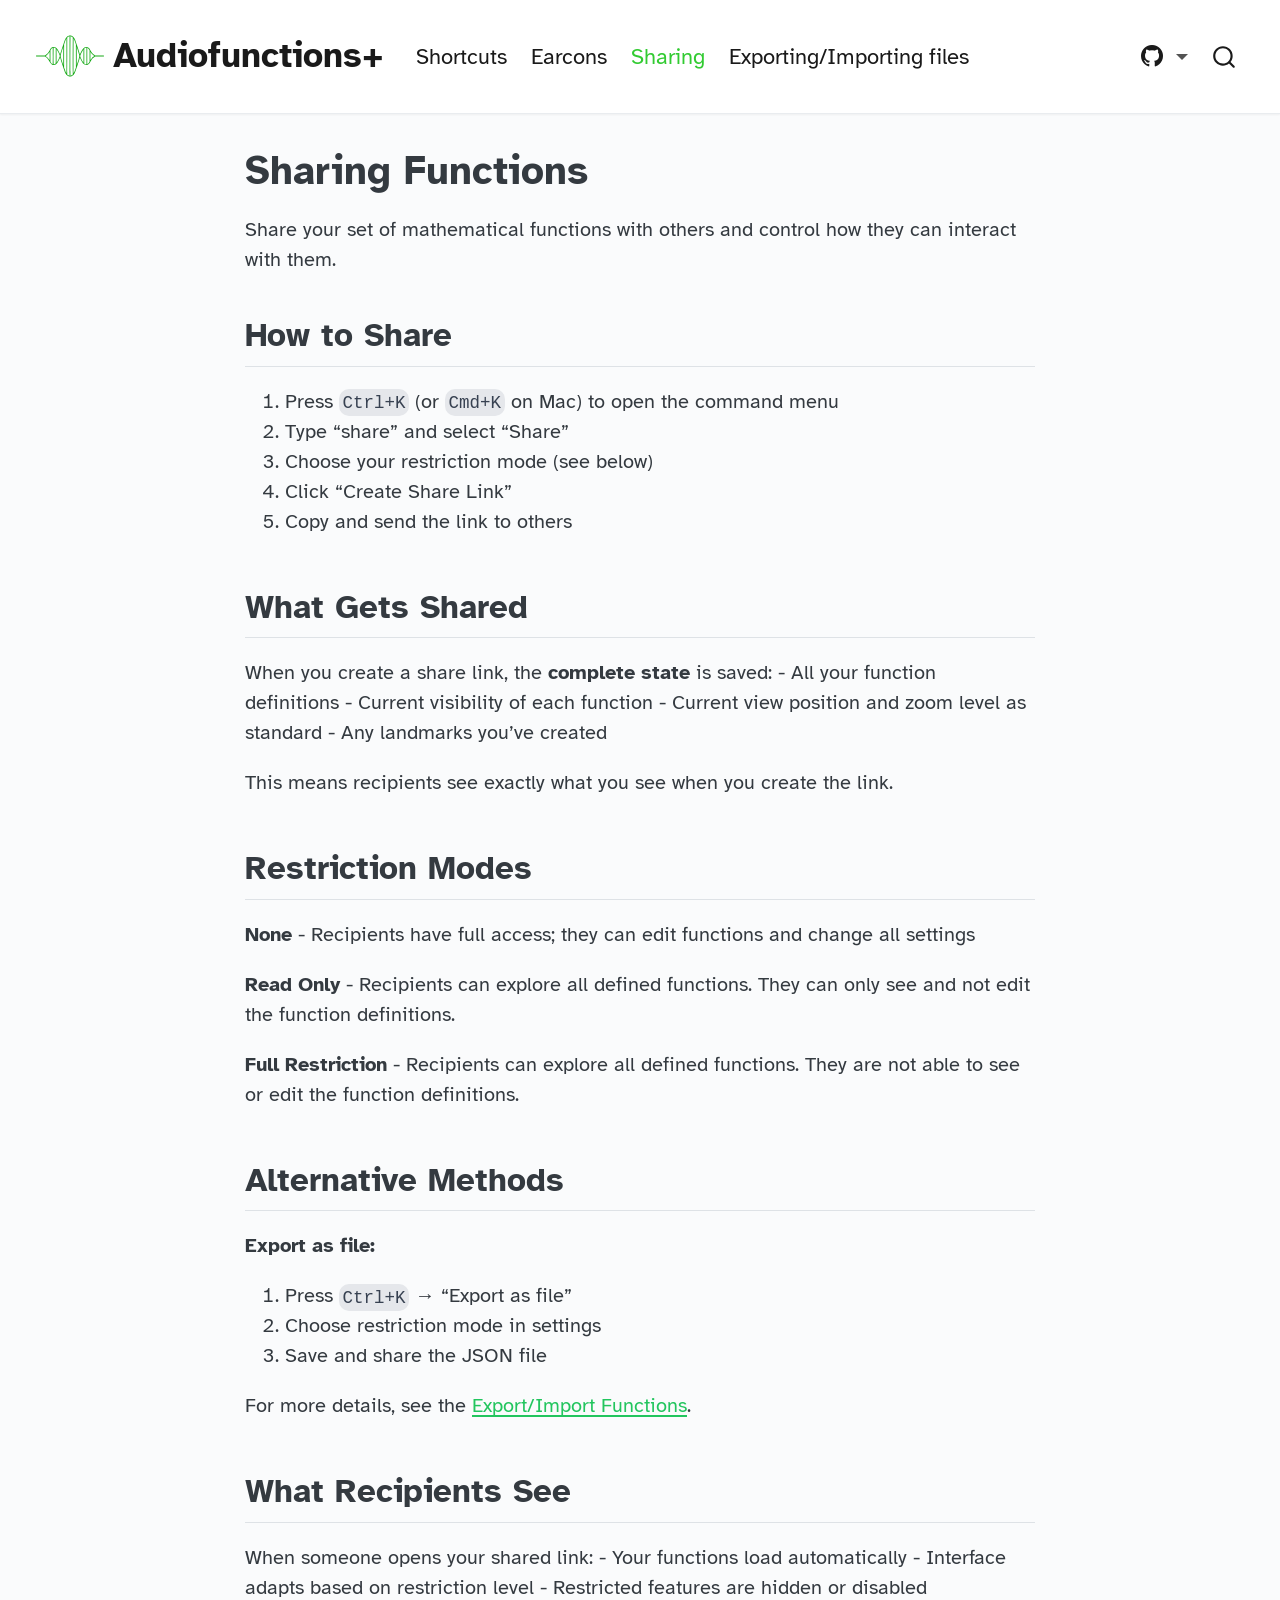
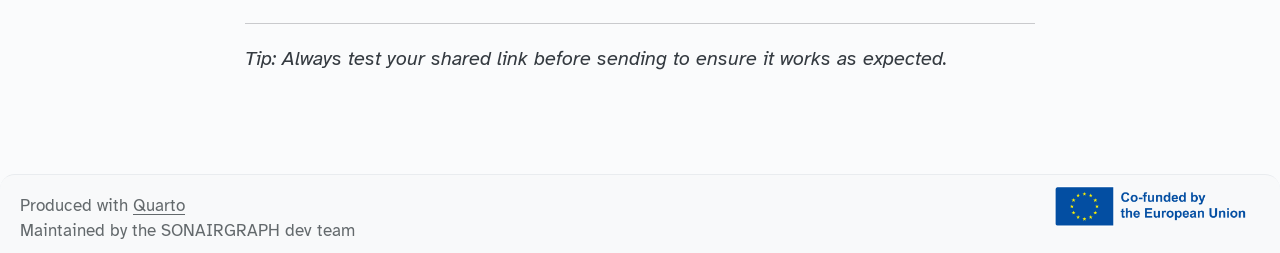
<file: sharing.html>
<!DOCTYPE html>
<html xmlns="http://www.w3.org/1999/xhtml" lang="en" xml:lang="en"><head>

<meta charset="utf-8">
<meta name="generator" content="quarto-1.10.18">

<meta name="viewport" content="width=device-width, initial-scale=1.0, user-scalable=yes">


<title>Sharing Functions – Audiofunctions+</title>
<style>
/* Default styles provided by pandoc.
** See https://pandoc.org/MANUAL.html#variables-for-html for config info.
*/
span.smallcaps{font-variant: small-caps;}
div.columns{display: flex; gap: 1.5em;}
div.column{flex: auto;}
@media screen {
div.columns{gap: min(4vw, 1.5em);}
div.column{overflow-x: auto;}
}
div.hanging-indent{margin-left: 1.5em; text-indent: -1.5em;}
ul.task-list{list-style: none;}
ul.task-list li input[type="checkbox"] {
  width: 0.8em;
  margin: 0 0.8em 0.2em -1em; /* quarto-specific, see https://github.com/quarto-dev/quarto-cli/issues/4556 */ 
  vertical-align: middle;
}
</style>


<script src="site_libs/quarto-nav/quarto-nav.js"></script>
<script src="site_libs/quarto-nav/headroom.min.js"></script>
<script src="site_libs/clipboard/clipboard.min.js"></script>
<script src="site_libs/quarto-search/autocomplete.umd.js"></script>
<script src="site_libs/quarto-search/fuse.min.js"></script>
<script src="site_libs/quarto-search/quarto-search.js"></script>
<meta name="quarto:offset" content="./">
<link href="./logo.svg" rel="icon" type="image/svg+xml">
<script src="site_libs/quarto-html/quarto.js" type="module"></script>
<script src="site_libs/quarto-html/tabsets/tabsets.js" type="module"></script>
<script src="site_libs/quarto-html/popper.min.js"></script>
<script src="site_libs/quarto-html/tippy.umd.min.js"></script>
<script src="site_libs/quarto-html/anchor.min.js"></script>
<link href="site_libs/quarto-html/tippy.css" rel="stylesheet">
<link href="site_libs/quarto-html/quarto-syntax-highlighting-64a204ab8560d761af7679ceaba22944.css" rel="stylesheet" class="quarto-color-scheme" id="quarto-text-highlighting-styles">
<link href="site_libs/quarto-html/quarto-syntax-highlighting-dark-b85bc7c33db8c58e0ec93c3465666fed.css" rel="stylesheet" class="quarto-color-scheme quarto-color-alternate" id="quarto-text-highlighting-styles">
<link href="site_libs/quarto-html/quarto-syntax-highlighting-64a204ab8560d761af7679ceaba22944.css" rel="stylesheet" class="quarto-color-scheme-extra" id="quarto-text-highlighting-styles">
<script src="site_libs/bootstrap/bootstrap.min.js"></script>
<link href="site_libs/bootstrap/bootstrap-icons.css" rel="stylesheet">
<link href="site_libs/bootstrap/bootstrap-87db983a5d950c51a28021dba2e32038.min.css" rel="stylesheet" append-hash="true" class="quarto-color-scheme" id="quarto-bootstrap" data-mode="light">
<link href="site_libs/bootstrap/bootstrap-dark-87db983a5d950c51a28021dba2e32038.min.css" rel="stylesheet" append-hash="true" class="quarto-color-scheme quarto-color-alternate" id="quarto-bootstrap" data-mode="light">
<link href="site_libs/bootstrap/bootstrap-87db983a5d950c51a28021dba2e32038.min.css" rel="stylesheet" append-hash="true" class="quarto-color-scheme-extra" id="quarto-bootstrap" data-mode="light">
<script id="quarto-search-options" type="application/json">{
  "location": "navbar",
  "copy-button": false,
  "collapse-after": 3,
  "panel-placement": "end",
  "type": "overlay",
  "limit": 50,
  "keyboard-shortcut": [
    "f",
    "/",
    "s"
  ],
  "show-item-context": false,
  "language": {
    "search-no-results-text": "No results",
    "search-matching-documents-text": "matching documents",
    "search-copy-link-title": "Copy link to search",
    "search-hide-matches-text": "Hide additional matches",
    "search-more-match-text": "more match in this document",
    "search-more-matches-text": "more matches in this document",
    "search-clear-button-title": "Clear",
    "search-text-placeholder": "",
    "search-detached-cancel-button-title": "Cancel",
    "search-submit-button-title": "Submit",
    "search-label": "Search"
  }
}</script>


</head>

<body class="nav-fixed fullcontent quarto-light">

<div id="quarto-search-results"></div>
  <header id="quarto-header" class="headroom fixed-top">
    <nav class="navbar navbar-expand-lg " data-bs-theme="dark">
      <div class="navbar-container container-fluid">
      <div class="navbar-brand-container mx-auto">
    <a href="./index.html" class="navbar-brand navbar-brand-logo">
    <img src="./logo.svg" alt="" class="navbar-logo light-content">
    <img src="./logo.svg" alt="" class="navbar-logo dark-content">
    </a>
    <a class="navbar-brand" href="./index.html">
    <span class="navbar-title">Audiofunctions+</span>
    </a>
  </div>
            <div id="quarto-search" class="" title="Search"></div>
          <button class="navbar-toggler" type="button" data-bs-toggle="collapse" data-bs-target="#navbarCollapse" aria-controls="navbarCollapse" role="menu" aria-expanded="false" aria-label="Toggle navigation" onclick="if (window.quartoToggleHeadroom) { window.quartoToggleHeadroom(); }">
  <span class="navbar-toggler-icon"></span>
</button>
          <div class="collapse navbar-collapse" id="navbarCollapse">
            <ul class="navbar-nav navbar-nav-scroll me-auto">
  <li class="nav-item">
    <a class="nav-link" href="./shortcuts.html"> 
<span class="menu-text">Shortcuts</span></a>
  </li>  
  <li class="nav-item">
    <a class="nav-link" href="./earcons.html"> 
<span class="menu-text">Earcons</span></a>
  </li>  
  <li class="nav-item">
    <a class="nav-link active" href="./sharing.html" aria-current="page"> 
<span class="menu-text">Sharing</span></a>
  </li>  
  <li class="nav-item">
    <a class="nav-link" href="./json.html"> 
<span class="menu-text">Exporting/Importing files</span></a>
  </li>  
</ul>
            <ul class="navbar-nav navbar-nav-scroll ms-auto">
  <li class="nav-item dropdown ">
    <a class="nav-link dropdown-toggle" href="#" id="nav-menu-bi-github" role="link" data-bs-toggle="dropdown" aria-expanded="false">
      <i class="bi bi-github" role="img">
</i> 
 <span class="menu-text"></span>
    </a>
    <ul class="dropdown-menu dropdown-menu-end" aria-labelledby="nav-menu-bi-github">    
        <li>
    <a class="dropdown-item" href="https://github.com/SONAIRGRAPH/audiofunctions-plus" target="_blank">
 <span class="dropdown-text">Source code</span></a>
  </li>  
        <li>
    <a class="dropdown-item" href="https://github.com/SONAIRGRAPH/audiofunctions-plus/issues" target="_blank">
 <span class="dropdown-text">Report an issue</span></a>
  </li>  
    </ul>
  </li>
</ul>
          </div> <!-- /navcollapse -->
            <div class="quarto-navbar-tools">
</div>
      </div> <!-- /container-fluid -->
    </nav>
</header>
<!-- content -->
<div id="quarto-content" class="quarto-container page-columns page-rows-contents page-layout-article page-navbar">
<!-- sidebar -->
<!-- margin-sidebar -->
    
<!-- main -->
<main class="content" id="quarto-document-content">

<header id="title-block-header" class="quarto-title-block default">
<div class="quarto-title">
<h1 class="title">Sharing Functions</h1>
</div>



<div class="quarto-title-meta">

    
  
    
  </div>
  


</header>


<p>Share your set of mathematical functions with others and control how they can interact with them.</p>
<section id="how-to-share" class="level2">
<h2 class="anchored" data-anchor-id="how-to-share">How to Share</h2>
<ol type="1">
<li>Press <code>Ctrl+K</code> (or <code>Cmd+K</code> on Mac) to open the command menu</li>
<li>Type “share” and select “Share”</li>
<li>Choose your restriction mode (see below)</li>
<li>Click “Create Share Link”</li>
<li>Copy and send the link to others</li>
</ol>
</section>
<section id="what-gets-shared" class="level2">
<h2 class="anchored" data-anchor-id="what-gets-shared">What Gets Shared</h2>
<p>When you create a share link, the <strong>complete state</strong> is saved: - All your function definitions - Current visibility of each function - Current view position and zoom level as standard - Any landmarks you’ve created</p>
<p>This means recipients see exactly what you see when you create the link.</p>
</section>
<section id="restriction-modes" class="level2">
<h2 class="anchored" data-anchor-id="restriction-modes">Restriction Modes</h2>
<p><strong>None</strong> - Recipients have full access; they can edit functions and change all settings</p>
<p><strong>Read Only</strong> - Recipients can explore all defined functions. They can only see and not edit the function definitions.</p>
<p><strong>Full Restriction</strong> - Recipients can explore all defined functions. They are not able to see or edit the function definitions.</p>
</section>
<section id="alternative-methods" class="level2">
<h2 class="anchored" data-anchor-id="alternative-methods">Alternative Methods</h2>
<p><strong>Export as file:</strong></p>
<ol type="1">
<li>Press <code>Ctrl+K</code> → “Export as file”</li>
<li>Choose restriction mode in settings</li>
<li>Save and share the JSON file</li>
</ol>
<p>For more details, see the <a href="./json.html">Export/Import Functions</a>.</p>
</section>
<section id="what-recipients-see" class="level2">
<h2 class="anchored" data-anchor-id="what-recipients-see">What Recipients See</h2>
<p>When someone opens your shared link: - Your functions load automatically - Interface adapts based on restriction level - Restricted features are hidden or disabled</p>
<hr>
<p><em>Tip: Always test your shared link before sending to ensure it works as expected.</em></p>


</section>

</main> <!-- /main -->
<script id="quarto-html-after-body" type="application/javascript">
  window.document.addEventListener("DOMContentLoaded", function (event) {
    const icon = "";
    const anchorJS = new window.AnchorJS();
    anchorJS.options = {
      placement: 'right',
      icon: icon
    };
    anchorJS.add('.anchored');
    const isCodeAnnotation = (el) => {
      for (const clz of el.classList) {
        if (clz.startsWith('code-annotation-')) {                     
          return true;
        }
      }
      return false;
    }
    const onCopySuccess = function(e) {
      // button target
      const button = e.trigger;
      // don't keep focus
      button.blur();
      // flash "checked"
      button.classList.add('code-copy-button-checked');
      var currentTitle = button.getAttribute("title");
      button.setAttribute("title", "Copied!");
      let tooltip;
      if (window.bootstrap) {
        button.setAttribute("data-bs-toggle", "tooltip");
        button.setAttribute("data-bs-placement", "left");
        button.setAttribute("data-bs-title", "Copied!");
        tooltip = new bootstrap.Tooltip(button, 
          { trigger: "manual", 
            customClass: "code-copy-button-tooltip",
            offset: [0, -8]});
        tooltip.show();    
      }
      setTimeout(function() {
        if (tooltip) {
          tooltip.hide();
          button.removeAttribute("data-bs-title");
          button.removeAttribute("data-bs-toggle");
          button.removeAttribute("data-bs-placement");
        }
        button.setAttribute("title", currentTitle);
        button.classList.remove('code-copy-button-checked');
      }, 1000);
      // clear code selection
      e.clearSelection();
    }
    const getTextToCopy = function(trigger) {
      const outerScaffold = trigger.parentElement.cloneNode(true);
      const codeEl = outerScaffold.querySelector('code');
      for (const childEl of codeEl.children) {
        if (isCodeAnnotation(childEl)) {
          childEl.remove();
        }
      }
      return codeEl.innerText;
    }
    const clipboard = new window.ClipboardJS('.code-copy-button:not([data-in-quarto-modal])', {
      text: getTextToCopy
    });
    clipboard.on('success', onCopySuccess);
    if (window.document.getElementById('quarto-embedded-source-code-modal')) {
      const clipboardModal = new window.ClipboardJS('.code-copy-button[data-in-quarto-modal]', {
        text: getTextToCopy,
        container: window.document.getElementById('quarto-embedded-source-code-modal')
      });
      clipboardModal.on('success', onCopySuccess);
    }
      var localhostRegex = new RegExp(/^(?:http|https):\/\/localhost\:?[0-9]*\//);
      var mailtoRegex = new RegExp(/^mailto:/);
        var filterRegex = new RegExp("https:\/\/SONAIRGRAPH\.github\.io\/audiofunctions-plus-doc\/");
      var isInternal = (href) => {
          return filterRegex.test(href) || localhostRegex.test(href) || mailtoRegex.test(href);
      }
      // Inspect non-navigation links and adorn them if external
     var links = window.document.querySelectorAll('a[href]:not(.nav-link):not(.navbar-brand):not(.toc-action):not(.sidebar-link):not(.sidebar-item-toggle):not(.pagination-link):not(.no-external):not([aria-hidden]):not(.dropdown-item):not(.quarto-navigation-tool):not(.about-link)');
      for (var i=0; i<links.length; i++) {
        const link = links[i];
        if (!isInternal(link.href)) {
          // undo the damage that might have been done by quarto-nav.js in the case of
          // links that we want to consider external
          if (link.dataset.originalHref !== undefined) {
            link.href = link.dataset.originalHref;
          }
        }
      }
    function tippyHover(el, contentFn, onTriggerFn, onUntriggerFn) {
      const config = {
        allowHTML: true,
        maxWidth: 500,
        delay: 100,
        arrow: false,
        appendTo: function(el) {
            return el.parentElement;
        },
        interactive: true,
        interactiveBorder: 10,
        theme: 'quarto',
        placement: 'bottom-start',
      };
      if (contentFn) {
        config.content = contentFn;
      }
      if (onTriggerFn) {
        config.onTrigger = onTriggerFn;
      }
      if (onUntriggerFn) {
        config.onUntrigger = onUntriggerFn;
      }
      window.tippy(el, config); 
    }
    const noterefs = window.document.querySelectorAll('a[role="doc-noteref"]');
    for (var i=0; i<noterefs.length; i++) {
      const ref = noterefs[i];
      tippyHover(ref, function() {
        // use id or data attribute instead here
        let href = ref.getAttribute('data-footnote-href') || ref.getAttribute('href');
        try { href = new URL(href).hash; } catch {}
        const id = href.replace(/^#\/?/, "");
        const note = window.document.getElementById(id);
        if (note) {
          return note.innerHTML;
        } else {
          return "";
        }
      });
    }
    const xrefs = window.document.querySelectorAll('a.quarto-xref');
    const processXRef = (id, note) => {
      // Strip column container classes
      const stripColumnClz = (el) => {
        el.classList.remove("page-full", "page-columns");
        if (el.children) {
          for (const child of el.children) {
            stripColumnClz(child);
          }
        }
      }
      stripColumnClz(note)
      if (id === null || id.startsWith('sec-')) {
        // Special case sections, only their first couple elements
        const container = document.createElement("div");
        if (note.children && note.children.length > 2) {
          container.appendChild(note.children[0].cloneNode(true));
          for (let i = 1; i < note.children.length; i++) {
            const child = note.children[i];
            if (child.tagName === "P" && child.innerText === "") {
              continue;
            } else {
              container.appendChild(child.cloneNode(true));
              break;
            }
          }
          if (window.Quarto?.typesetMath) {
            window.Quarto.typesetMath(container);
          }
          return container.innerHTML
        } else {
          if (window.Quarto?.typesetMath) {
            window.Quarto.typesetMath(note);
          }
          return note.innerHTML;
        }
      } else {
        // Remove any anchor links if they are present
        const anchorLink = note.querySelector('a.anchorjs-link');
        if (anchorLink) {
          anchorLink.remove();
        }
        if (window.Quarto?.typesetMath) {
          window.Quarto.typesetMath(note);
        }
        if (note.classList.contains("callout")) {
          return note.outerHTML;
        } else {
          return note.innerHTML;
        }
      }
    }
    for (var i=0; i<xrefs.length; i++) {
      const xref = xrefs[i];
      tippyHover(xref, undefined, function(instance) {
        instance.disable();
        let url = xref.getAttribute('href');
        let hash = undefined; 
        if (url.startsWith('#')) {
          hash = url;
        } else {
          try { hash = new URL(url).hash; } catch {}
        }
        if (hash) {
          const id = hash.replace(/^#\/?/, "");
          const note = window.document.getElementById(id);
          if (note !== null) {
            try {
              const html = processXRef(id, note.cloneNode(true));
              instance.setContent(html);
            } finally {
              instance.enable();
              instance.show();
            }
          } else {
            // See if we can fetch this
            fetch(url.split('#')[0])
            .then(res => res.text())
            .then(html => {
              const parser = new DOMParser();
              const htmlDoc = parser.parseFromString(html, "text/html");
              const note = htmlDoc.getElementById(id);
              if (note !== null) {
                const html = processXRef(id, note);
                instance.setContent(html);
              } 
            }).finally(() => {
              instance.enable();
              instance.show();
            });
          }
        } else {
          // See if we can fetch a full url (with no hash to target)
          // This is a special case and we should probably do some content thinning / targeting
          fetch(url)
          .then(res => res.text())
          .then(html => {
            const parser = new DOMParser();
            const htmlDoc = parser.parseFromString(html, "text/html");
            const note = htmlDoc.querySelector('main.content');
            if (note !== null) {
              // This should only happen for chapter cross references
              // (since there is no id in the URL)
              // remove the first header
              if (note.children.length > 0 && note.children[0].tagName === "HEADER") {
                note.children[0].remove();
              }
              const html = processXRef(null, note);
              instance.setContent(html);
            } 
          }).finally(() => {
            instance.enable();
            instance.show();
          });
        }
      }, function(instance) {
      });
    }
        let selectedAnnoteEl;
        const selectorForAnnotation = ( cell, annotation) => {
          let cellAttr = 'data-code-cell="' + cell + '"';
          let lineAttr = 'data-code-annotation="' +  annotation + '"';
          const selector = 'span[' + cellAttr + '][' + lineAttr + ']';
          return selector;
        }
        const selectCodeLines = (annoteEl) => {
          const doc = window.document;
          const targetCell = annoteEl.getAttribute("data-target-cell");
          const targetAnnotation = annoteEl.getAttribute("data-target-annotation");
          const annoteSpan = window.document.querySelector(selectorForAnnotation(targetCell, targetAnnotation));
          const lines = annoteSpan.getAttribute("data-code-lines").split(",");
          const lineIds = lines.map((line) => {
            return targetCell + "-" + line;
          })
          let top = null;
          let height = null;
          let parent = null;
          if (lineIds.length > 0) {
              //compute the position of the single el (top and bottom and make a div)
              const el = window.document.getElementById(lineIds[0]);
              top = el.offsetTop;
              height = el.offsetHeight;
              parent = el.parentElement.parentElement;
            if (lineIds.length > 1) {
              const lastEl = window.document.getElementById(lineIds[lineIds.length - 1]);
              const bottom = lastEl.offsetTop + lastEl.offsetHeight;
              height = bottom - top;
            }
            if (top !== null && height !== null && parent !== null) {
              // cook up a div (if necessary) and position it 
              let div = window.document.getElementById("code-annotation-line-highlight");
              if (div === null) {
                div = window.document.createElement("div");
                div.setAttribute("id", "code-annotation-line-highlight");
                div.style.position = 'absolute';
                parent.appendChild(div);
              }
              div.style.top = top - 2 + "px";
              div.style.height = height + 4 + "px";
              div.style.left = 0;
              let gutterDiv = window.document.getElementById("code-annotation-line-highlight-gutter");
              if (gutterDiv === null) {
                gutterDiv = window.document.createElement("div");
                gutterDiv.setAttribute("id", "code-annotation-line-highlight-gutter");
                gutterDiv.style.position = 'absolute';
                const codeCell = window.document.getElementById(targetCell);
                const gutter = codeCell.querySelector('.code-annotation-gutter');
                gutter.appendChild(gutterDiv);
              }
              gutterDiv.style.top = top - 2 + "px";
              gutterDiv.style.height = height + 4 + "px";
            }
            selectedAnnoteEl = annoteEl;
          }
        };
        const unselectCodeLines = () => {
          const elementsIds = ["code-annotation-line-highlight", "code-annotation-line-highlight-gutter"];
          elementsIds.forEach((elId) => {
            const div = window.document.getElementById(elId);
            if (div) {
              div.remove();
            }
          });
          selectedAnnoteEl = undefined;
        };
          // Handle positioning of the toggle
      window.addEventListener(
        "resize",
        throttle(() => {
          elRect = undefined;
          if (selectedAnnoteEl) {
            selectCodeLines(selectedAnnoteEl);
          }
        }, 10)
      );
      function throttle(fn, ms) {
      let throttle = false;
      let timer;
        return (...args) => {
          if(!throttle) { // first call gets through
              fn.apply(this, args);
              throttle = true;
          } else { // all the others get throttled
              if(timer) clearTimeout(timer); // cancel #2
              timer = setTimeout(() => {
                fn.apply(this, args);
                timer = throttle = false;
              }, ms);
          }
        };
      }
        // Attach click handler to the DT
        const annoteDls = window.document.querySelectorAll('dt[data-target-cell]');
        for (const annoteDlNode of annoteDls) {
          annoteDlNode.addEventListener('click', (event) => {
            const clickedEl = event.target;
            if (clickedEl !== selectedAnnoteEl) {
              unselectCodeLines();
              const activeEl = window.document.querySelector('dt[data-target-cell].code-annotation-active');
              if (activeEl) {
                activeEl.classList.remove('code-annotation-active');
              }
              selectCodeLines(clickedEl);
              clickedEl.classList.add('code-annotation-active');
            } else {
              // Unselect the line
              unselectCodeLines();
              clickedEl.classList.remove('code-annotation-active');
            }
          });
        }
    const findCites = (el) => {
      const parentEl = el.parentElement;
      if (parentEl) {
        const cites = parentEl.dataset.cites;
        if (cites) {
          return {
            el,
            cites: cites.split(' ')
          };
        } else {
          return findCites(el.parentElement)
        }
      } else {
        return undefined;
      }
    };
    var bibliorefs = window.document.querySelectorAll('a[role="doc-biblioref"]');
    for (var i=0; i<bibliorefs.length; i++) {
      const ref = bibliorefs[i];
      const citeInfo = findCites(ref);
      if (citeInfo) {
        tippyHover(citeInfo.el, function() {
          var popup = window.document.createElement('div');
          citeInfo.cites.forEach(function(cite) {
            var citeDiv = window.document.createElement('div');
            citeDiv.classList.add('hanging-indent');
            citeDiv.classList.add('csl-entry');
            var biblioDiv = window.document.getElementById('ref-' + cite);
            if (biblioDiv) {
              citeDiv.innerHTML = biblioDiv.innerHTML;
            }
            popup.appendChild(citeDiv);
          });
          return popup.innerHTML;
        });
      }
    }
  });
  </script>
</div> <!-- /content -->
<footer class="footer">
  <div class="nav-footer">
    <div class="nav-footer-left">
<p>Produced with <a href="https://quarto.org/">Quarto</a><br> Maintained by the SONAIRGRAPH dev team</p>
</div>   
    <div class="nav-footer-center">
      &nbsp;
    </div>
    <div class="nav-footer-right">
<p><img src="eu-funding.png" class="img-fluid" style="width:50.0%"></p>
</div>
  </div>
</footer>




</body></html>
</file>
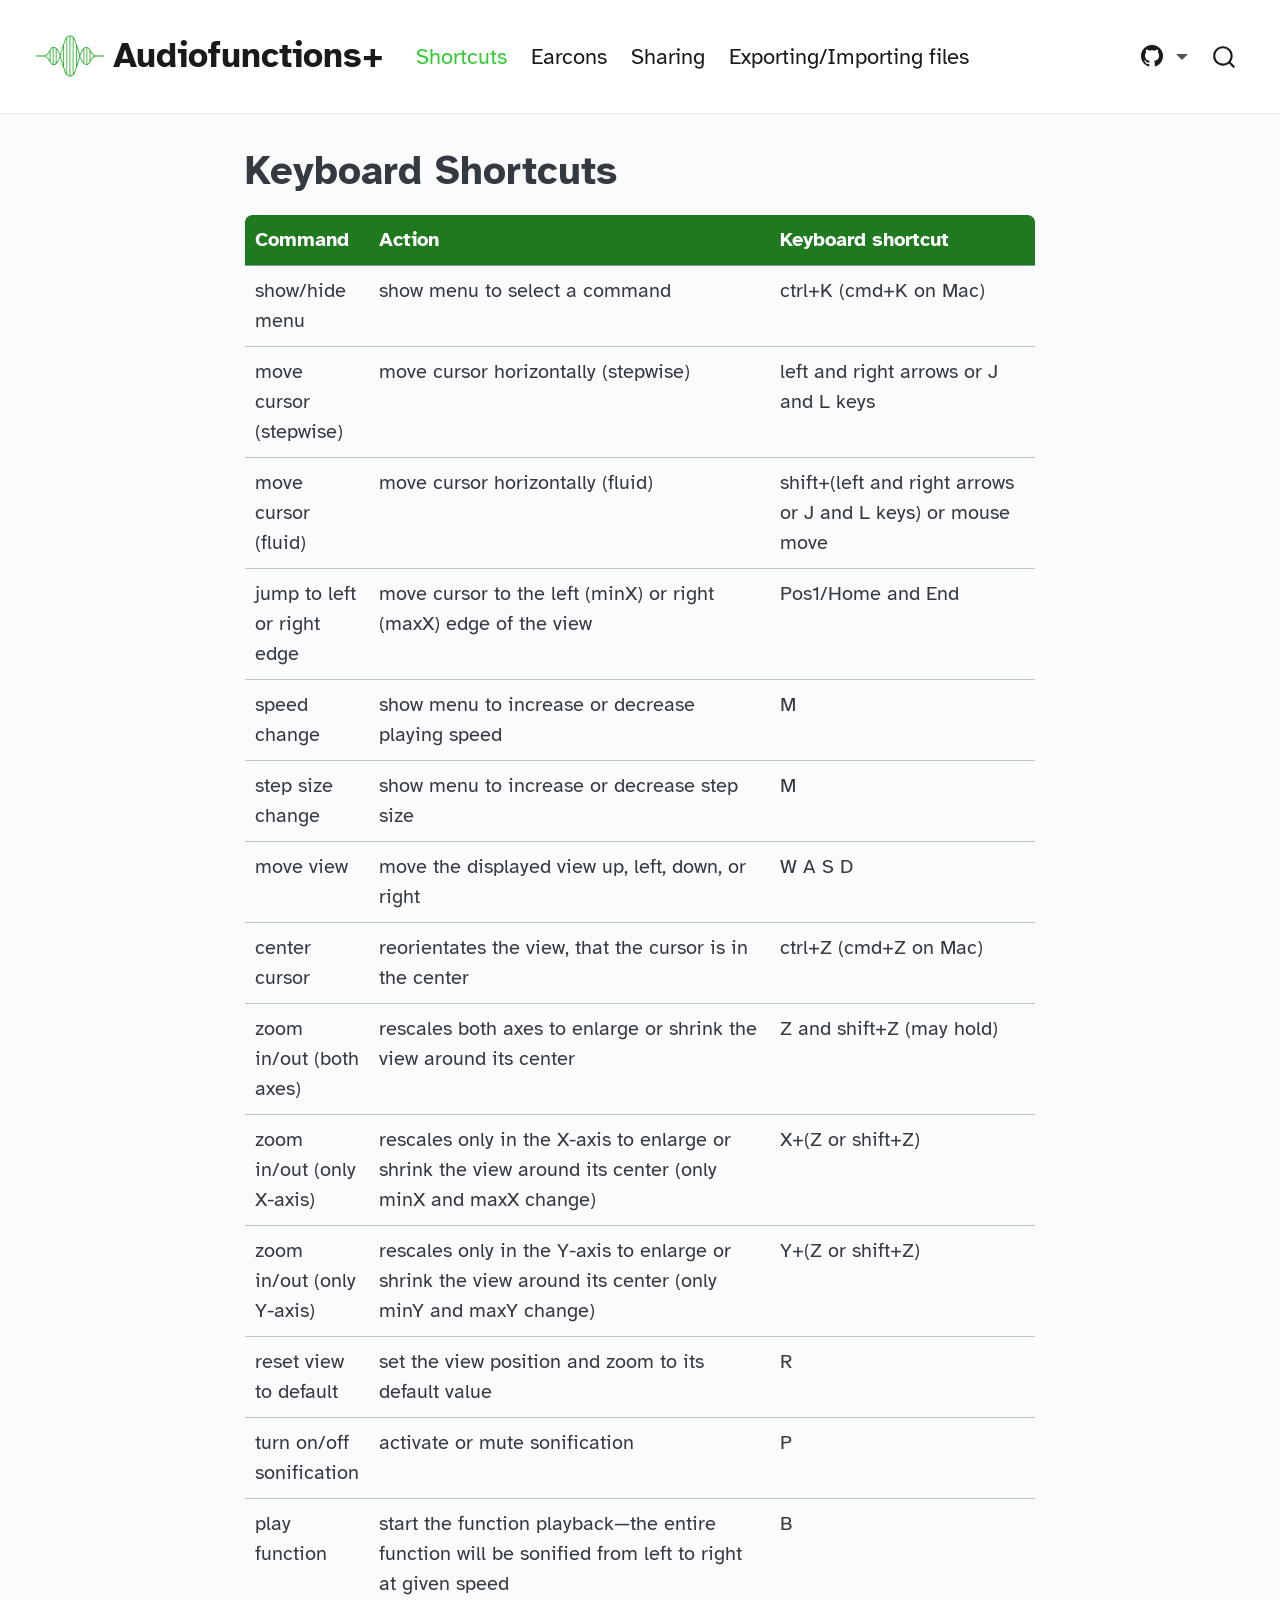
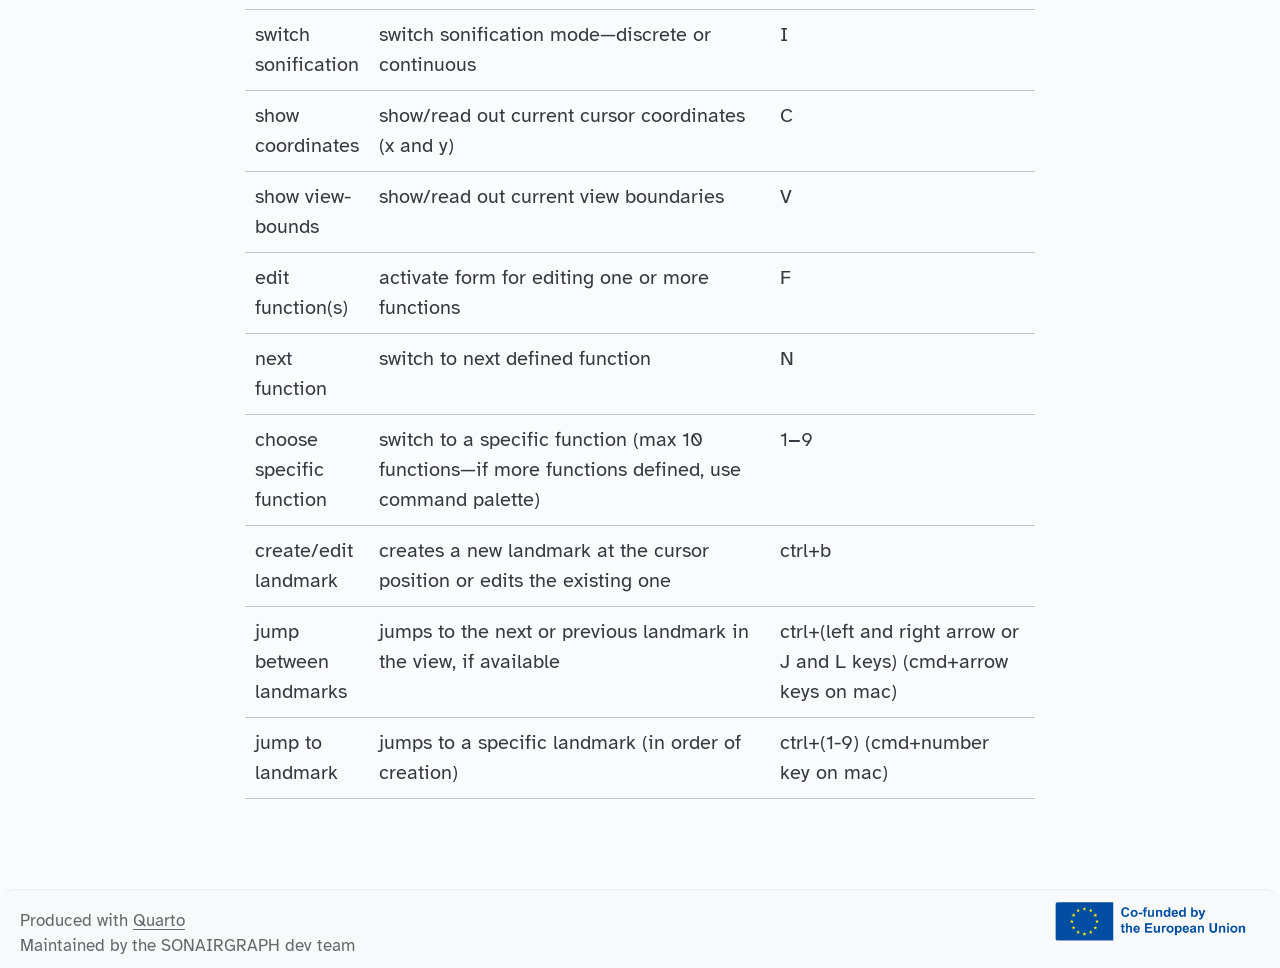
<file: shortcuts.html>
<!DOCTYPE html>
<html xmlns="http://www.w3.org/1999/xhtml" lang="en" xml:lang="en"><head>

<meta charset="utf-8">
<meta name="generator" content="quarto-1.10.18">

<meta name="viewport" content="width=device-width, initial-scale=1.0, user-scalable=yes">


<title>Keyboard Shortcuts – Audiofunctions+</title>
<style>
/* Default styles provided by pandoc.
** See https://pandoc.org/MANUAL.html#variables-for-html for config info.
*/
span.smallcaps{font-variant: small-caps;}
div.columns{display: flex; gap: 1.5em;}
div.column{flex: auto;}
@media screen {
div.columns{gap: min(4vw, 1.5em);}
div.column{overflow-x: auto;}
}
div.hanging-indent{margin-left: 1.5em; text-indent: -1.5em;}
ul.task-list{list-style: none;}
ul.task-list li input[type="checkbox"] {
  width: 0.8em;
  margin: 0 0.8em 0.2em -1em; /* quarto-specific, see https://github.com/quarto-dev/quarto-cli/issues/4556 */ 
  vertical-align: middle;
}
</style>


<script src="site_libs/quarto-nav/quarto-nav.js"></script>
<script src="site_libs/quarto-nav/headroom.min.js"></script>
<script src="site_libs/clipboard/clipboard.min.js"></script>
<script src="site_libs/quarto-search/autocomplete.umd.js"></script>
<script src="site_libs/quarto-search/fuse.min.js"></script>
<script src="site_libs/quarto-search/quarto-search.js"></script>
<meta name="quarto:offset" content="./">
<link href="./logo.svg" rel="icon" type="image/svg+xml">
<script src="site_libs/quarto-html/quarto.js" type="module"></script>
<script src="site_libs/quarto-html/tabsets/tabsets.js" type="module"></script>
<script src="site_libs/quarto-html/popper.min.js"></script>
<script src="site_libs/quarto-html/tippy.umd.min.js"></script>
<script src="site_libs/quarto-html/anchor.min.js"></script>
<link href="site_libs/quarto-html/tippy.css" rel="stylesheet">
<link href="site_libs/quarto-html/quarto-syntax-highlighting-64a204ab8560d761af7679ceaba22944.css" rel="stylesheet" class="quarto-color-scheme" id="quarto-text-highlighting-styles">
<link href="site_libs/quarto-html/quarto-syntax-highlighting-dark-b85bc7c33db8c58e0ec93c3465666fed.css" rel="stylesheet" class="quarto-color-scheme quarto-color-alternate" id="quarto-text-highlighting-styles">
<link href="site_libs/quarto-html/quarto-syntax-highlighting-64a204ab8560d761af7679ceaba22944.css" rel="stylesheet" class="quarto-color-scheme-extra" id="quarto-text-highlighting-styles">
<script src="site_libs/bootstrap/bootstrap.min.js"></script>
<link href="site_libs/bootstrap/bootstrap-icons.css" rel="stylesheet">
<link href="site_libs/bootstrap/bootstrap-87db983a5d950c51a28021dba2e32038.min.css" rel="stylesheet" append-hash="true" class="quarto-color-scheme" id="quarto-bootstrap" data-mode="light">
<link href="site_libs/bootstrap/bootstrap-dark-87db983a5d950c51a28021dba2e32038.min.css" rel="stylesheet" append-hash="true" class="quarto-color-scheme quarto-color-alternate" id="quarto-bootstrap" data-mode="light">
<link href="site_libs/bootstrap/bootstrap-87db983a5d950c51a28021dba2e32038.min.css" rel="stylesheet" append-hash="true" class="quarto-color-scheme-extra" id="quarto-bootstrap" data-mode="light">
<script id="quarto-search-options" type="application/json">{
  "location": "navbar",
  "copy-button": false,
  "collapse-after": 3,
  "panel-placement": "end",
  "type": "overlay",
  "limit": 50,
  "keyboard-shortcut": [
    "f",
    "/",
    "s"
  ],
  "show-item-context": false,
  "language": {
    "search-no-results-text": "No results",
    "search-matching-documents-text": "matching documents",
    "search-copy-link-title": "Copy link to search",
    "search-hide-matches-text": "Hide additional matches",
    "search-more-match-text": "more match in this document",
    "search-more-matches-text": "more matches in this document",
    "search-clear-button-title": "Clear",
    "search-text-placeholder": "",
    "search-detached-cancel-button-title": "Cancel",
    "search-submit-button-title": "Submit",
    "search-label": "Search"
  }
}</script>


</head>

<body class="nav-fixed fullcontent quarto-light">

<div id="quarto-search-results"></div>
  <header id="quarto-header" class="headroom fixed-top">
    <nav class="navbar navbar-expand-lg " data-bs-theme="dark">
      <div class="navbar-container container-fluid">
      <div class="navbar-brand-container mx-auto">
    <a href="./index.html" class="navbar-brand navbar-brand-logo">
    <img src="./logo.svg" alt="" class="navbar-logo light-content">
    <img src="./logo.svg" alt="" class="navbar-logo dark-content">
    </a>
    <a class="navbar-brand" href="./index.html">
    <span class="navbar-title">Audiofunctions+</span>
    </a>
  </div>
            <div id="quarto-search" class="" title="Search"></div>
          <button class="navbar-toggler" type="button" data-bs-toggle="collapse" data-bs-target="#navbarCollapse" aria-controls="navbarCollapse" role="menu" aria-expanded="false" aria-label="Toggle navigation" onclick="if (window.quartoToggleHeadroom) { window.quartoToggleHeadroom(); }">
  <span class="navbar-toggler-icon"></span>
</button>
          <div class="collapse navbar-collapse" id="navbarCollapse">
            <ul class="navbar-nav navbar-nav-scroll me-auto">
  <li class="nav-item">
    <a class="nav-link active" href="./shortcuts.html" aria-current="page"> 
<span class="menu-text">Shortcuts</span></a>
  </li>  
  <li class="nav-item">
    <a class="nav-link" href="./earcons.html"> 
<span class="menu-text">Earcons</span></a>
  </li>  
  <li class="nav-item">
    <a class="nav-link" href="./sharing.html"> 
<span class="menu-text">Sharing</span></a>
  </li>  
  <li class="nav-item">
    <a class="nav-link" href="./json.html"> 
<span class="menu-text">Exporting/Importing files</span></a>
  </li>  
</ul>
            <ul class="navbar-nav navbar-nav-scroll ms-auto">
  <li class="nav-item dropdown ">
    <a class="nav-link dropdown-toggle" href="#" id="nav-menu-bi-github" role="link" data-bs-toggle="dropdown" aria-expanded="false">
      <i class="bi bi-github" role="img">
</i> 
 <span class="menu-text"></span>
    </a>
    <ul class="dropdown-menu dropdown-menu-end" aria-labelledby="nav-menu-bi-github">    
        <li>
    <a class="dropdown-item" href="https://github.com/SONAIRGRAPH/audiofunctions-plus" target="_blank">
 <span class="dropdown-text">Source code</span></a>
  </li>  
        <li>
    <a class="dropdown-item" href="https://github.com/SONAIRGRAPH/audiofunctions-plus/issues" target="_blank">
 <span class="dropdown-text">Report an issue</span></a>
  </li>  
    </ul>
  </li>
</ul>
          </div> <!-- /navcollapse -->
            <div class="quarto-navbar-tools">
</div>
      </div> <!-- /container-fluid -->
    </nav>
</header>
<!-- content -->
<div id="quarto-content" class="quarto-container page-columns page-rows-contents page-layout-article page-navbar">
<!-- sidebar -->
<!-- margin-sidebar -->
    
<!-- main -->
<main class="content" id="quarto-document-content">

<header id="title-block-header" class="quarto-title-block default">
<div class="quarto-title">
<h1 class="title">Keyboard Shortcuts</h1>
</div>



<div class="quarto-title-meta">

    
  
    
  </div>
  


</header>


<table class="caption-top table">
<colgroup>
<col style="width: 13%">
<col style="width: 52%">
<col style="width: 34%">
</colgroup>
<thead>
<tr class="header">
<th style="text-align: left;">Command</th>
<th style="text-align: left;">Action</th>
<th style="text-align: left;">Keyboard shortcut</th>
</tr>
</thead>
<tbody>
<tr class="odd">
<td style="text-align: left;">show/hide menu</td>
<td style="text-align: left;">show menu to select a command</td>
<td style="text-align: left;">ctrl+K (cmd+K on Mac)</td>
</tr>
<tr class="even">
<td style="text-align: left;">move cursor (stepwise)</td>
<td style="text-align: left;">move cursor horizontally (stepwise)</td>
<td style="text-align: left;">left and right arrows or J and L keys</td>
</tr>
<tr class="odd">
<td style="text-align: left;">move cursor (fluid)</td>
<td style="text-align: left;">move cursor horizontally (fluid)</td>
<td style="text-align: left;">shift+(left and right arrows or J and L keys) or mouse move</td>
</tr>
<tr class="even">
<td style="text-align: left;">jump to left or right edge</td>
<td style="text-align: left;">move cursor to the left (minX) or right (maxX) edge of the view</td>
<td style="text-align: left;">Pos1/Home and End</td>
</tr>
<tr class="odd">
<td style="text-align: left;">speed change</td>
<td style="text-align: left;">show menu to increase or decrease playing speed</td>
<td style="text-align: left;">M</td>
</tr>
<tr class="even">
<td style="text-align: left;">step size change</td>
<td style="text-align: left;">show menu to increase or decrease step size</td>
<td style="text-align: left;">M</td>
</tr>
<tr class="odd">
<td style="text-align: left;">move view</td>
<td style="text-align: left;">move the displayed view up, left, down, or right</td>
<td style="text-align: left;">W A S D</td>
</tr>
<tr class="even">
<td style="text-align: left;">center cursor</td>
<td style="text-align: left;">reorientates the view, that the cursor is in the center</td>
<td style="text-align: left;">ctrl+Z (cmd+Z on Mac)</td>
</tr>
<tr class="odd">
<td style="text-align: left;">zoom in/out (both axes)</td>
<td style="text-align: left;">rescales both axes to enlarge or shrink the view around its center</td>
<td style="text-align: left;">Z and shift+Z (may hold)</td>
</tr>
<tr class="even">
<td style="text-align: left;">zoom in/out (only X-axis)</td>
<td style="text-align: left;">rescales only in the X-axis to enlarge or shrink the view around its center (only minX and maxX change)</td>
<td style="text-align: left;">X+(Z or shift+Z)</td>
</tr>
<tr class="odd">
<td style="text-align: left;">zoom in/out (only Y-axis)</td>
<td style="text-align: left;">rescales only in the Y-axis to enlarge or shrink the view around its center (only minY and maxY change)</td>
<td style="text-align: left;">Y+(Z or shift+Z)</td>
</tr>
<tr class="even">
<td style="text-align: left;">reset view to default</td>
<td style="text-align: left;">set the view position and zoom to its default value</td>
<td style="text-align: left;">R</td>
</tr>
<tr class="odd">
<td style="text-align: left;">turn on/off sonification</td>
<td style="text-align: left;">activate or mute sonification</td>
<td style="text-align: left;">P</td>
</tr>
<tr class="even">
<td style="text-align: left;">play function</td>
<td style="text-align: left;">start the function playback—the entire function will be sonified from left to right at given speed</td>
<td style="text-align: left;">B</td>
</tr>
<tr class="odd">
<td style="text-align: left;">switch sonification</td>
<td style="text-align: left;">switch sonification mode—discrete or continuous</td>
<td style="text-align: left;">I</td>
</tr>
<tr class="even">
<td style="text-align: left;">show coordinates</td>
<td style="text-align: left;">show/read out current cursor coordinates (x and y)</td>
<td style="text-align: left;">C</td>
</tr>
<tr class="odd">
<td style="text-align: left;">show view-bounds</td>
<td style="text-align: left;">show/read out current view boundaries</td>
<td style="text-align: left;">V</td>
</tr>
<tr class="even">
<td style="text-align: left;">edit function(s)</td>
<td style="text-align: left;">activate form for editing one or more functions</td>
<td style="text-align: left;">F</td>
</tr>
<tr class="odd">
<td style="text-align: left;">next function</td>
<td style="text-align: left;">switch to next defined function</td>
<td style="text-align: left;">N</td>
</tr>
<tr class="even">
<td style="text-align: left;">choose specific function</td>
<td style="text-align: left;">switch to a specific function (max 10 functions—if more functions defined, use command palette)</td>
<td style="text-align: left;">1‒9</td>
</tr>
<tr class="odd">
<td style="text-align: left;">create/edit landmark</td>
<td style="text-align: left;">creates a new landmark at the cursor position or edits the existing one</td>
<td style="text-align: left;">ctrl+b</td>
</tr>
<tr class="even">
<td style="text-align: left;">jump between landmarks</td>
<td style="text-align: left;">jumps to the next or previous landmark in the view, if available</td>
<td style="text-align: left;">ctrl+(left and right arrow or J and L keys) (cmd+arrow keys on mac)</td>
</tr>
<tr class="odd">
<td style="text-align: left;">jump to landmark</td>
<td style="text-align: left;">jumps to a specific landmark (in order of creation)</td>
<td style="text-align: left;">ctrl+(1-9) (cmd+number key on mac)</td>
</tr>
</tbody>
</table>



</main> <!-- /main -->
<script id="quarto-html-after-body" type="application/javascript">
  window.document.addEventListener("DOMContentLoaded", function (event) {
    const icon = "";
    const anchorJS = new window.AnchorJS();
    anchorJS.options = {
      placement: 'right',
      icon: icon
    };
    anchorJS.add('.anchored');
    const isCodeAnnotation = (el) => {
      for (const clz of el.classList) {
        if (clz.startsWith('code-annotation-')) {                     
          return true;
        }
      }
      return false;
    }
    const onCopySuccess = function(e) {
      // button target
      const button = e.trigger;
      // don't keep focus
      button.blur();
      // flash "checked"
      button.classList.add('code-copy-button-checked');
      var currentTitle = button.getAttribute("title");
      button.setAttribute("title", "Copied!");
      let tooltip;
      if (window.bootstrap) {
        button.setAttribute("data-bs-toggle", "tooltip");
        button.setAttribute("data-bs-placement", "left");
        button.setAttribute("data-bs-title", "Copied!");
        tooltip = new bootstrap.Tooltip(button, 
          { trigger: "manual", 
            customClass: "code-copy-button-tooltip",
            offset: [0, -8]});
        tooltip.show();    
      }
      setTimeout(function() {
        if (tooltip) {
          tooltip.hide();
          button.removeAttribute("data-bs-title");
          button.removeAttribute("data-bs-toggle");
          button.removeAttribute("data-bs-placement");
        }
        button.setAttribute("title", currentTitle);
        button.classList.remove('code-copy-button-checked');
      }, 1000);
      // clear code selection
      e.clearSelection();
    }
    const getTextToCopy = function(trigger) {
      const outerScaffold = trigger.parentElement.cloneNode(true);
      const codeEl = outerScaffold.querySelector('code');
      for (const childEl of codeEl.children) {
        if (isCodeAnnotation(childEl)) {
          childEl.remove();
        }
      }
      return codeEl.innerText;
    }
    const clipboard = new window.ClipboardJS('.code-copy-button:not([data-in-quarto-modal])', {
      text: getTextToCopy
    });
    clipboard.on('success', onCopySuccess);
    if (window.document.getElementById('quarto-embedded-source-code-modal')) {
      const clipboardModal = new window.ClipboardJS('.code-copy-button[data-in-quarto-modal]', {
        text: getTextToCopy,
        container: window.document.getElementById('quarto-embedded-source-code-modal')
      });
      clipboardModal.on('success', onCopySuccess);
    }
      var localhostRegex = new RegExp(/^(?:http|https):\/\/localhost\:?[0-9]*\//);
      var mailtoRegex = new RegExp(/^mailto:/);
        var filterRegex = new RegExp("https:\/\/SONAIRGRAPH\.github\.io\/audiofunctions-plus-doc\/");
      var isInternal = (href) => {
          return filterRegex.test(href) || localhostRegex.test(href) || mailtoRegex.test(href);
      }
      // Inspect non-navigation links and adorn them if external
     var links = window.document.querySelectorAll('a[href]:not(.nav-link):not(.navbar-brand):not(.toc-action):not(.sidebar-link):not(.sidebar-item-toggle):not(.pagination-link):not(.no-external):not([aria-hidden]):not(.dropdown-item):not(.quarto-navigation-tool):not(.about-link)');
      for (var i=0; i<links.length; i++) {
        const link = links[i];
        if (!isInternal(link.href)) {
          // undo the damage that might have been done by quarto-nav.js in the case of
          // links that we want to consider external
          if (link.dataset.originalHref !== undefined) {
            link.href = link.dataset.originalHref;
          }
        }
      }
    function tippyHover(el, contentFn, onTriggerFn, onUntriggerFn) {
      const config = {
        allowHTML: true,
        maxWidth: 500,
        delay: 100,
        arrow: false,
        appendTo: function(el) {
            return el.parentElement;
        },
        interactive: true,
        interactiveBorder: 10,
        theme: 'quarto',
        placement: 'bottom-start',
      };
      if (contentFn) {
        config.content = contentFn;
      }
      if (onTriggerFn) {
        config.onTrigger = onTriggerFn;
      }
      if (onUntriggerFn) {
        config.onUntrigger = onUntriggerFn;
      }
      window.tippy(el, config); 
    }
    const noterefs = window.document.querySelectorAll('a[role="doc-noteref"]');
    for (var i=0; i<noterefs.length; i++) {
      const ref = noterefs[i];
      tippyHover(ref, function() {
        // use id or data attribute instead here
        let href = ref.getAttribute('data-footnote-href') || ref.getAttribute('href');
        try { href = new URL(href).hash; } catch {}
        const id = href.replace(/^#\/?/, "");
        const note = window.document.getElementById(id);
        if (note) {
          return note.innerHTML;
        } else {
          return "";
        }
      });
    }
    const xrefs = window.document.querySelectorAll('a.quarto-xref');
    const processXRef = (id, note) => {
      // Strip column container classes
      const stripColumnClz = (el) => {
        el.classList.remove("page-full", "page-columns");
        if (el.children) {
          for (const child of el.children) {
            stripColumnClz(child);
          }
        }
      }
      stripColumnClz(note)
      if (id === null || id.startsWith('sec-')) {
        // Special case sections, only their first couple elements
        const container = document.createElement("div");
        if (note.children && note.children.length > 2) {
          container.appendChild(note.children[0].cloneNode(true));
          for (let i = 1; i < note.children.length; i++) {
            const child = note.children[i];
            if (child.tagName === "P" && child.innerText === "") {
              continue;
            } else {
              container.appendChild(child.cloneNode(true));
              break;
            }
          }
          if (window.Quarto?.typesetMath) {
            window.Quarto.typesetMath(container);
          }
          return container.innerHTML
        } else {
          if (window.Quarto?.typesetMath) {
            window.Quarto.typesetMath(note);
          }
          return note.innerHTML;
        }
      } else {
        // Remove any anchor links if they are present
        const anchorLink = note.querySelector('a.anchorjs-link');
        if (anchorLink) {
          anchorLink.remove();
        }
        if (window.Quarto?.typesetMath) {
          window.Quarto.typesetMath(note);
        }
        if (note.classList.contains("callout")) {
          return note.outerHTML;
        } else {
          return note.innerHTML;
        }
      }
    }
    for (var i=0; i<xrefs.length; i++) {
      const xref = xrefs[i];
      tippyHover(xref, undefined, function(instance) {
        instance.disable();
        let url = xref.getAttribute('href');
        let hash = undefined; 
        if (url.startsWith('#')) {
          hash = url;
        } else {
          try { hash = new URL(url).hash; } catch {}
        }
        if (hash) {
          const id = hash.replace(/^#\/?/, "");
          const note = window.document.getElementById(id);
          if (note !== null) {
            try {
              const html = processXRef(id, note.cloneNode(true));
              instance.setContent(html);
            } finally {
              instance.enable();
              instance.show();
            }
          } else {
            // See if we can fetch this
            fetch(url.split('#')[0])
            .then(res => res.text())
            .then(html => {
              const parser = new DOMParser();
              const htmlDoc = parser.parseFromString(html, "text/html");
              const note = htmlDoc.getElementById(id);
              if (note !== null) {
                const html = processXRef(id, note);
                instance.setContent(html);
              } 
            }).finally(() => {
              instance.enable();
              instance.show();
            });
          }
        } else {
          // See if we can fetch a full url (with no hash to target)
          // This is a special case and we should probably do some content thinning / targeting
          fetch(url)
          .then(res => res.text())
          .then(html => {
            const parser = new DOMParser();
            const htmlDoc = parser.parseFromString(html, "text/html");
            const note = htmlDoc.querySelector('main.content');
            if (note !== null) {
              // This should only happen for chapter cross references
              // (since there is no id in the URL)
              // remove the first header
              if (note.children.length > 0 && note.children[0].tagName === "HEADER") {
                note.children[0].remove();
              }
              const html = processXRef(null, note);
              instance.setContent(html);
            } 
          }).finally(() => {
            instance.enable();
            instance.show();
          });
        }
      }, function(instance) {
      });
    }
        let selectedAnnoteEl;
        const selectorForAnnotation = ( cell, annotation) => {
          let cellAttr = 'data-code-cell="' + cell + '"';
          let lineAttr = 'data-code-annotation="' +  annotation + '"';
          const selector = 'span[' + cellAttr + '][' + lineAttr + ']';
          return selector;
        }
        const selectCodeLines = (annoteEl) => {
          const doc = window.document;
          const targetCell = annoteEl.getAttribute("data-target-cell");
          const targetAnnotation = annoteEl.getAttribute("data-target-annotation");
          const annoteSpan = window.document.querySelector(selectorForAnnotation(targetCell, targetAnnotation));
          const lines = annoteSpan.getAttribute("data-code-lines").split(",");
          const lineIds = lines.map((line) => {
            return targetCell + "-" + line;
          })
          let top = null;
          let height = null;
          let parent = null;
          if (lineIds.length > 0) {
              //compute the position of the single el (top and bottom and make a div)
              const el = window.document.getElementById(lineIds[0]);
              top = el.offsetTop;
              height = el.offsetHeight;
              parent = el.parentElement.parentElement;
            if (lineIds.length > 1) {
              const lastEl = window.document.getElementById(lineIds[lineIds.length - 1]);
              const bottom = lastEl.offsetTop + lastEl.offsetHeight;
              height = bottom - top;
            }
            if (top !== null && height !== null && parent !== null) {
              // cook up a div (if necessary) and position it 
              let div = window.document.getElementById("code-annotation-line-highlight");
              if (div === null) {
                div = window.document.createElement("div");
                div.setAttribute("id", "code-annotation-line-highlight");
                div.style.position = 'absolute';
                parent.appendChild(div);
              }
              div.style.top = top - 2 + "px";
              div.style.height = height + 4 + "px";
              div.style.left = 0;
              let gutterDiv = window.document.getElementById("code-annotation-line-highlight-gutter");
              if (gutterDiv === null) {
                gutterDiv = window.document.createElement("div");
                gutterDiv.setAttribute("id", "code-annotation-line-highlight-gutter");
                gutterDiv.style.position = 'absolute';
                const codeCell = window.document.getElementById(targetCell);
                const gutter = codeCell.querySelector('.code-annotation-gutter');
                gutter.appendChild(gutterDiv);
              }
              gutterDiv.style.top = top - 2 + "px";
              gutterDiv.style.height = height + 4 + "px";
            }
            selectedAnnoteEl = annoteEl;
          }
        };
        const unselectCodeLines = () => {
          const elementsIds = ["code-annotation-line-highlight", "code-annotation-line-highlight-gutter"];
          elementsIds.forEach((elId) => {
            const div = window.document.getElementById(elId);
            if (div) {
              div.remove();
            }
          });
          selectedAnnoteEl = undefined;
        };
          // Handle positioning of the toggle
      window.addEventListener(
        "resize",
        throttle(() => {
          elRect = undefined;
          if (selectedAnnoteEl) {
            selectCodeLines(selectedAnnoteEl);
          }
        }, 10)
      );
      function throttle(fn, ms) {
      let throttle = false;
      let timer;
        return (...args) => {
          if(!throttle) { // first call gets through
              fn.apply(this, args);
              throttle = true;
          } else { // all the others get throttled
              if(timer) clearTimeout(timer); // cancel #2
              timer = setTimeout(() => {
                fn.apply(this, args);
                timer = throttle = false;
              }, ms);
          }
        };
      }
        // Attach click handler to the DT
        const annoteDls = window.document.querySelectorAll('dt[data-target-cell]');
        for (const annoteDlNode of annoteDls) {
          annoteDlNode.addEventListener('click', (event) => {
            const clickedEl = event.target;
            if (clickedEl !== selectedAnnoteEl) {
              unselectCodeLines();
              const activeEl = window.document.querySelector('dt[data-target-cell].code-annotation-active');
              if (activeEl) {
                activeEl.classList.remove('code-annotation-active');
              }
              selectCodeLines(clickedEl);
              clickedEl.classList.add('code-annotation-active');
            } else {
              // Unselect the line
              unselectCodeLines();
              clickedEl.classList.remove('code-annotation-active');
            }
          });
        }
    const findCites = (el) => {
      const parentEl = el.parentElement;
      if (parentEl) {
        const cites = parentEl.dataset.cites;
        if (cites) {
          return {
            el,
            cites: cites.split(' ')
          };
        } else {
          return findCites(el.parentElement)
        }
      } else {
        return undefined;
      }
    };
    var bibliorefs = window.document.querySelectorAll('a[role="doc-biblioref"]');
    for (var i=0; i<bibliorefs.length; i++) {
      const ref = bibliorefs[i];
      const citeInfo = findCites(ref);
      if (citeInfo) {
        tippyHover(citeInfo.el, function() {
          var popup = window.document.createElement('div');
          citeInfo.cites.forEach(function(cite) {
            var citeDiv = window.document.createElement('div');
            citeDiv.classList.add('hanging-indent');
            citeDiv.classList.add('csl-entry');
            var biblioDiv = window.document.getElementById('ref-' + cite);
            if (biblioDiv) {
              citeDiv.innerHTML = biblioDiv.innerHTML;
            }
            popup.appendChild(citeDiv);
          });
          return popup.innerHTML;
        });
      }
    }
  });
  </script>
</div> <!-- /content -->
<footer class="footer">
  <div class="nav-footer">
    <div class="nav-footer-left">
<p>Produced with <a href="https://quarto.org/">Quarto</a><br> Maintained by the SONAIRGRAPH dev team</p>
</div>   
    <div class="nav-footer-center">
      &nbsp;
    </div>
    <div class="nav-footer-right">
<p><img src="eu-funding.png" class="img-fluid" style="width:50.0%"></p>
</div>
  </div>
</footer>




</body></html>
</file>
<file: site_libs/quarto-html/tippy.css>
.tippy-box[data-animation=fade][data-state=hidden]{opacity:0}[data-tippy-root]{max-width:calc(100vw - 10px)}.tippy-box{position:relative;background-color:#333;color:#fff;border-radius:4px;font-size:14px;line-height:1.4;white-space:normal;outline:0;transition-property:transform,visibility,opacity}.tippy-box[data-placement^=top]>.tippy-arrow{bottom:0}.tippy-box[data-placement^=top]>.tippy-arrow:before{bottom:-7px;left:0;border-width:8px 8px 0;border-top-color:initial;transform-origin:center top}.tippy-box[data-placement^=bottom]>.tippy-arrow{top:0}.tippy-box[data-placement^=bottom]>.tippy-arrow:before{top:-7px;left:0;border-width:0 8px 8px;border-bottom-color:initial;transform-origin:center bottom}.tippy-box[data-placement^=left]>.tippy-arrow{right:0}.tippy-box[data-placement^=left]>.tippy-arrow:before{border-width:8px 0 8px 8px;border-left-color:initial;right:-7px;transform-origin:center left}.tippy-box[data-placement^=right]>.tippy-arrow{left:0}.tippy-box[data-placement^=right]>.tippy-arrow:before{left:-7px;border-width:8px 8px 8px 0;border-right-color:initial;transform-origin:center right}.tippy-box[data-inertia][data-state=visible]{transition-timing-function:cubic-bezier(.54,1.5,.38,1.11)}.tippy-arrow{width:16px;height:16px;color:#333}.tippy-arrow:before{content:"";position:absolute;border-color:transparent;border-style:solid}.tippy-content{position:relative;padding:5px 9px;z-index:1}
</file>
<file: site_libs/quarto-html/quarto-syntax-highlighting-64a204ab8560d761af7679ceaba22944.css>
/* quarto syntax highlight colors */
:root {
  --quarto-hl-ot-color: #003B4F;
  --quarto-hl-at-color: #657422;
  --quarto-hl-ss-color: #20794D;
  --quarto-hl-an-color: #5E5E5E;
  --quarto-hl-fu-color: #4758AB;
  --quarto-hl-st-color: #20794D;
  --quarto-hl-cf-color: #003B4F;
  --quarto-hl-op-color: #5E5E5E;
  --quarto-hl-er-color: #AD0000;
  --quarto-hl-bn-color: #AD0000;
  --quarto-hl-al-color: #AD0000;
  --quarto-hl-va-color: #111111;
  --quarto-hl-bu-color: inherit;
  --quarto-hl-ex-color: inherit;
  --quarto-hl-pp-color: #AD0000;
  --quarto-hl-in-color: #5E5E5E;
  --quarto-hl-vs-color: #20794D;
  --quarto-hl-wa-color: #5E5E5E;
  --quarto-hl-do-color: #5E5E5E;
  --quarto-hl-im-color: #00769E;
  --quarto-hl-ch-color: #20794D;
  --quarto-hl-dt-color: #AD0000;
  --quarto-hl-fl-color: #AD0000;
  --quarto-hl-co-color: #5E5E5E;
  --quarto-hl-cv-color: #5E5E5E;
  --quarto-hl-cn-color: #8f5902;
  --quarto-hl-sc-color: #5E5E5E;
  --quarto-hl-dv-color: #AD0000;
  --quarto-hl-kw-color: #003B4F;
}

/* other quarto variables */
:root {
  --quarto-font-monospace: SFMono-Regular, Menlo, Monaco, Consolas, "Liberation Mono", "Courier New", monospace;
}

/* syntax highlight based on Pandoc's rules */
pre > code.sourceCode > span {
  color: #003B4F;
}

code.sourceCode > span {
  color: #003B4F;
}

div.sourceCode,
div.sourceCode pre.sourceCode {
  color: #003B4F;
}

/* Normal */
code span {
  color: #003B4F;
}

/* Alert */
code span.al {
  color: #AD0000;
  font-style: inherit;
}

/* Annotation */
code span.an {
  color: #5E5E5E;
  font-style: inherit;
}

/* Attribute */
code span.at {
  color: #657422;
  font-style: inherit;
}

/* BaseN */
code span.bn {
  color: #AD0000;
  font-style: inherit;
}

/* BuiltIn */
code span.bu {
  font-style: inherit;
}

/* ControlFlow */
code span.cf {
  color: #003B4F;
  font-weight: bold;
  font-style: inherit;
}

/* Char */
code span.ch {
  color: #20794D;
  font-style: inherit;
}

/* Constant */
code span.cn {
  color: #8f5902;
  font-style: inherit;
}

/* Comment */
code span.co {
  color: #5E5E5E;
  font-style: inherit;
}

/* CommentVar */
code span.cv {
  color: #5E5E5E;
  font-style: italic;
}

/* Documentation */
code span.do {
  color: #5E5E5E;
  font-style: italic;
}

/* DataType */
code span.dt {
  color: #AD0000;
  font-style: inherit;
}

/* DecVal */
code span.dv {
  color: #AD0000;
  font-style: inherit;
}

/* Error */
code span.er {
  color: #AD0000;
  font-style: inherit;
}

/* Extension */
code span.ex {
  font-style: inherit;
}

/* Float */
code span.fl {
  color: #AD0000;
  font-style: inherit;
}

/* Function */
code span.fu {
  color: #4758AB;
  font-style: inherit;
}

/* Import */
code span.im {
  color: #00769E;
  font-style: inherit;
}

/* Information */
code span.in {
  color: #5E5E5E;
  font-style: inherit;
}

/* Keyword */
code span.kw {
  color: #003B4F;
  font-weight: bold;
  font-style: inherit;
}

/* Operator */
code span.op {
  color: #5E5E5E;
  font-style: inherit;
}

/* Other */
code span.ot {
  color: #003B4F;
  font-style: inherit;
}

/* Preprocessor */
code span.pp {
  color: #AD0000;
  font-style: inherit;
}

/* SpecialChar */
code span.sc {
  color: #5E5E5E;
  font-style: inherit;
}

/* SpecialString */
code span.ss {
  color: #20794D;
  font-style: inherit;
}

/* String */
code span.st {
  color: #20794D;
  font-style: inherit;
}

/* Variable */
code span.va {
  color: #111111;
  font-style: inherit;
}

/* VerbatimString */
code span.vs {
  color: #20794D;
  font-style: inherit;
}

/* Warning */
code span.wa {
  color: #5E5E5E;
  font-style: italic;
}

.prevent-inlining {
  content: "</";
}

/*# sourceMappingURL=9d8d5bb603a83b8298b89080a598c93b.css.map */
</file>
<file: site_libs/quarto-html/quarto-syntax-highlighting-dark-b85bc7c33db8c58e0ec93c3465666fed.css>
/* quarto syntax highlight colors */
:root {
  --quarto-hl-al-color: #f07178;
  --quarto-hl-an-color: #d4d0ab;
  --quarto-hl-at-color: #00e0e0;
  --quarto-hl-bn-color: #d4d0ab;
  --quarto-hl-bu-color: #abe338;
  --quarto-hl-ch-color: #abe338;
  --quarto-hl-co-color: #f8f8f2;
  --quarto-hl-cv-color: #ffd700;
  --quarto-hl-cn-color: #ffd700;
  --quarto-hl-cf-color: #ffa07a;
  --quarto-hl-dt-color: #ffa07a;
  --quarto-hl-dv-color: #d4d0ab;
  --quarto-hl-do-color: #f8f8f2;
  --quarto-hl-er-color: #f07178;
  --quarto-hl-ex-color: #00e0e0;
  --quarto-hl-fl-color: #d4d0ab;
  --quarto-hl-fu-color: #ffa07a;
  --quarto-hl-im-color: #abe338;
  --quarto-hl-in-color: #d4d0ab;
  --quarto-hl-kw-color: #ffa07a;
  --quarto-hl-op-color: #ffa07a;
  --quarto-hl-ot-color: #00e0e0;
  --quarto-hl-pp-color: #dcc6e0;
  --quarto-hl-re-color: #00e0e0;
  --quarto-hl-sc-color: #abe338;
  --quarto-hl-ss-color: #abe338;
  --quarto-hl-st-color: #abe338;
  --quarto-hl-va-color: #00e0e0;
  --quarto-hl-vs-color: #abe338;
  --quarto-hl-wa-color: #dcc6e0;
}

/* other quarto variables */
:root {
  --quarto-font-monospace: SFMono-Regular, Menlo, Monaco, Consolas, "Liberation Mono", "Courier New", monospace;
}

/* syntax highlight based on Pandoc's rules */
pre > code.sourceCode > span {
  color: #f8f8f2;
}

code.sourceCode > span {
  color: #f8f8f2;
}

div.sourceCode,
div.sourceCode pre.sourceCode {
  color: #f8f8f2;
}

/* Normal */
code span {
  color: #f8f8f2;
}

/* Alert */
code span.al {
  color: #f07178;
}

/* Annotation */
code span.an {
  color: #d4d0ab;
}

/* Attribute */
code span.at {
  color: #00e0e0;
}

/* BaseN */
code span.bn {
  color: #d4d0ab;
}

/* BuiltIn */
code span.bu {
  color: #abe338;
}

/* ControlFlow */
code span.cf {
  font-weight: bold;
  color: #ffa07a;
}

/* Char */
code span.ch {
  color: #abe338;
}

/* Constant */
code span.cn {
  color: #ffd700;
}

/* Comment */
code span.co {
  font-style: italic;
  color: #f8f8f2;
}

/* CommentVar */
code span.cv {
  color: #ffd700;
}

/* Documentation */
code span.do {
  color: #f8f8f2;
}

/* DataType */
code span.dt {
  color: #ffa07a;
}

/* DecVal */
code span.dv {
  color: #d4d0ab;
}

/* Error */
code span.er {
  color: #f07178;
  text-decoration: underline;
}

/* Extension */
code span.ex {
  font-weight: bold;
  color: #00e0e0;
}

/* Float */
code span.fl {
  color: #d4d0ab;
}

/* Function */
code span.fu {
  color: #ffa07a;
}

/* Import */
code span.im {
  color: #abe338;
}

/* Information */
code span.in {
  color: #d4d0ab;
}

/* Keyword */
code span.kw {
  font-weight: bold;
  color: #ffa07a;
}

/* Operator */
code span.op {
  color: #ffa07a;
}

/* Other */
code span.ot {
  color: #00e0e0;
}

/* Preprocessor */
code span.pp {
  color: #dcc6e0;
}

/* RegionMarker */
code span.re {
  background-color: #f8f8f2;
  color: #00e0e0;
}

/* SpecialChar */
code span.sc {
  color: #abe338;
}

/* SpecialString */
code span.ss {
  color: #abe338;
}

/* String */
code span.st {
  color: #abe338;
}

/* Variable */
code span.va {
  color: #00e0e0;
}

/* VerbatimString */
code span.vs {
  color: #abe338;
}

/* Warning */
code span.wa {
  color: #dcc6e0;
}

.prevent-inlining {
  content: "</";
}

/*# sourceMappingURL=4ed8f1090dec6531da29ab00902aa718.css.map */
</file>
